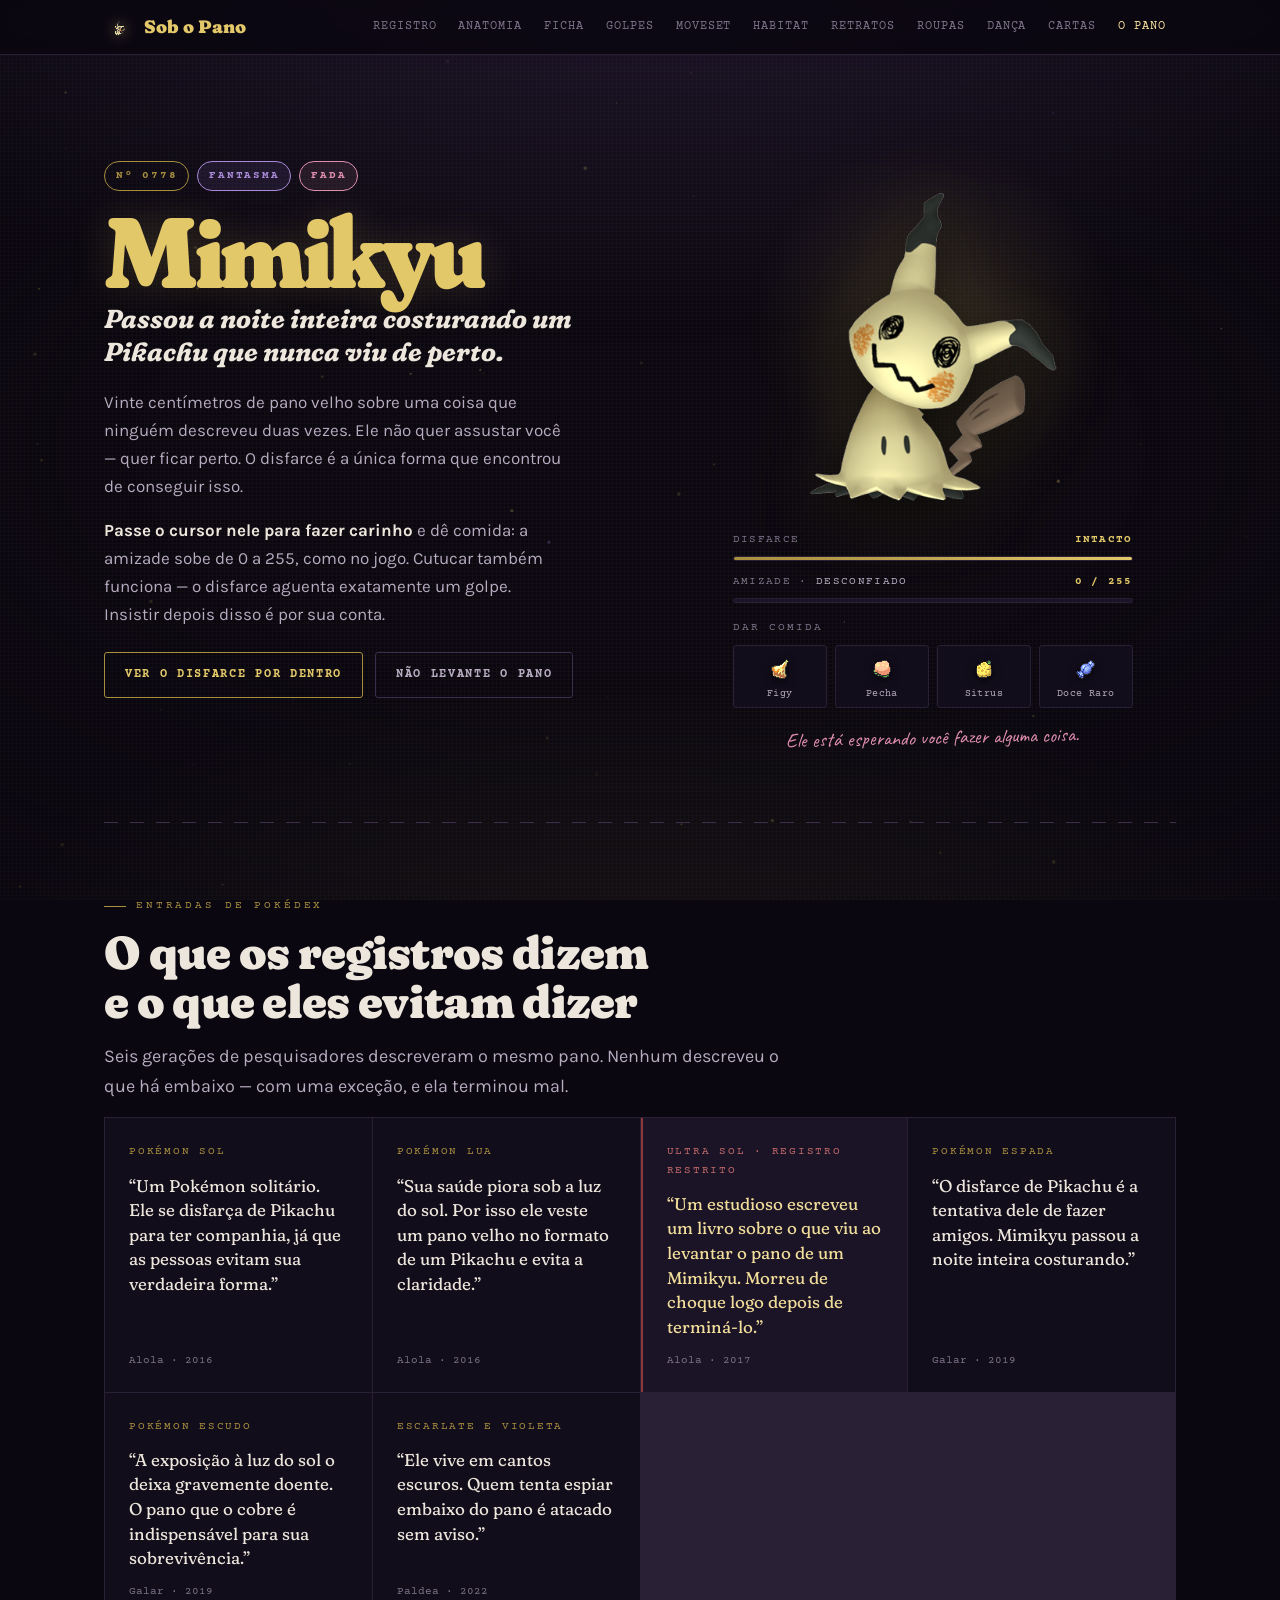
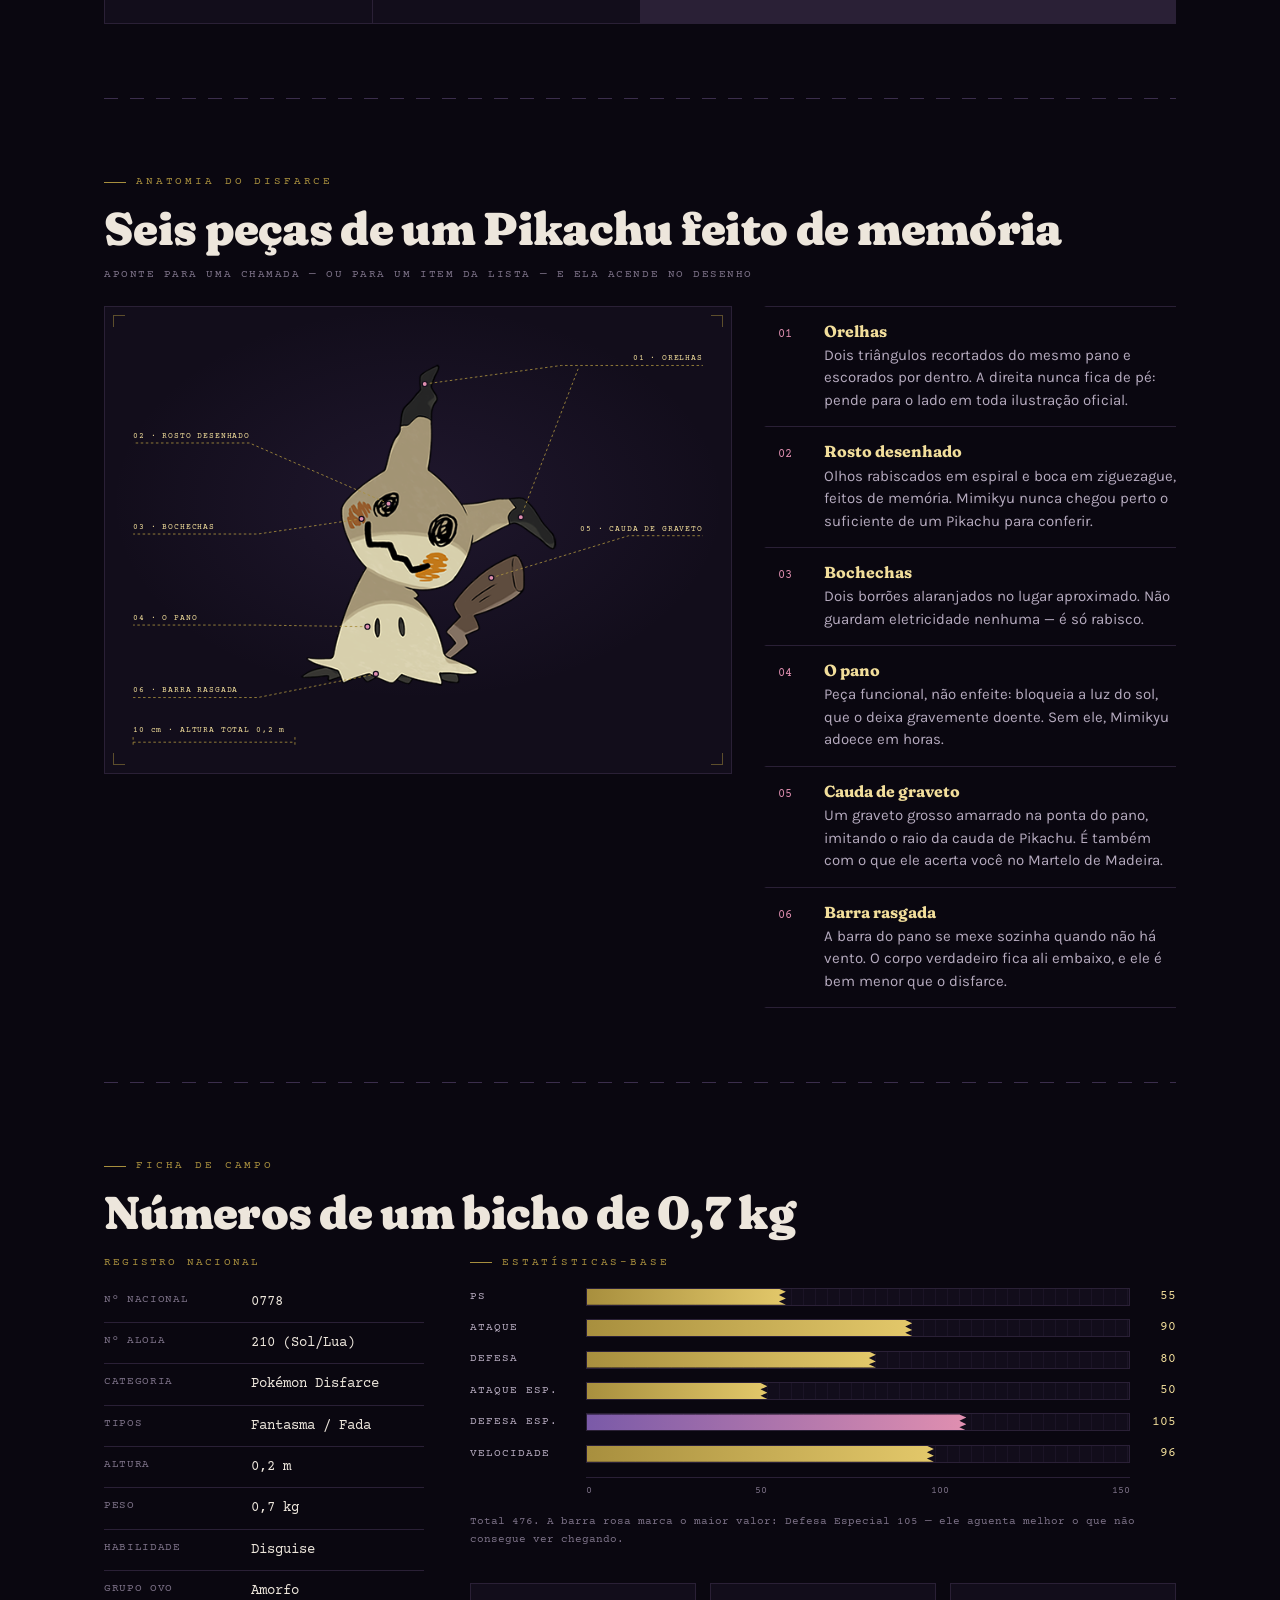
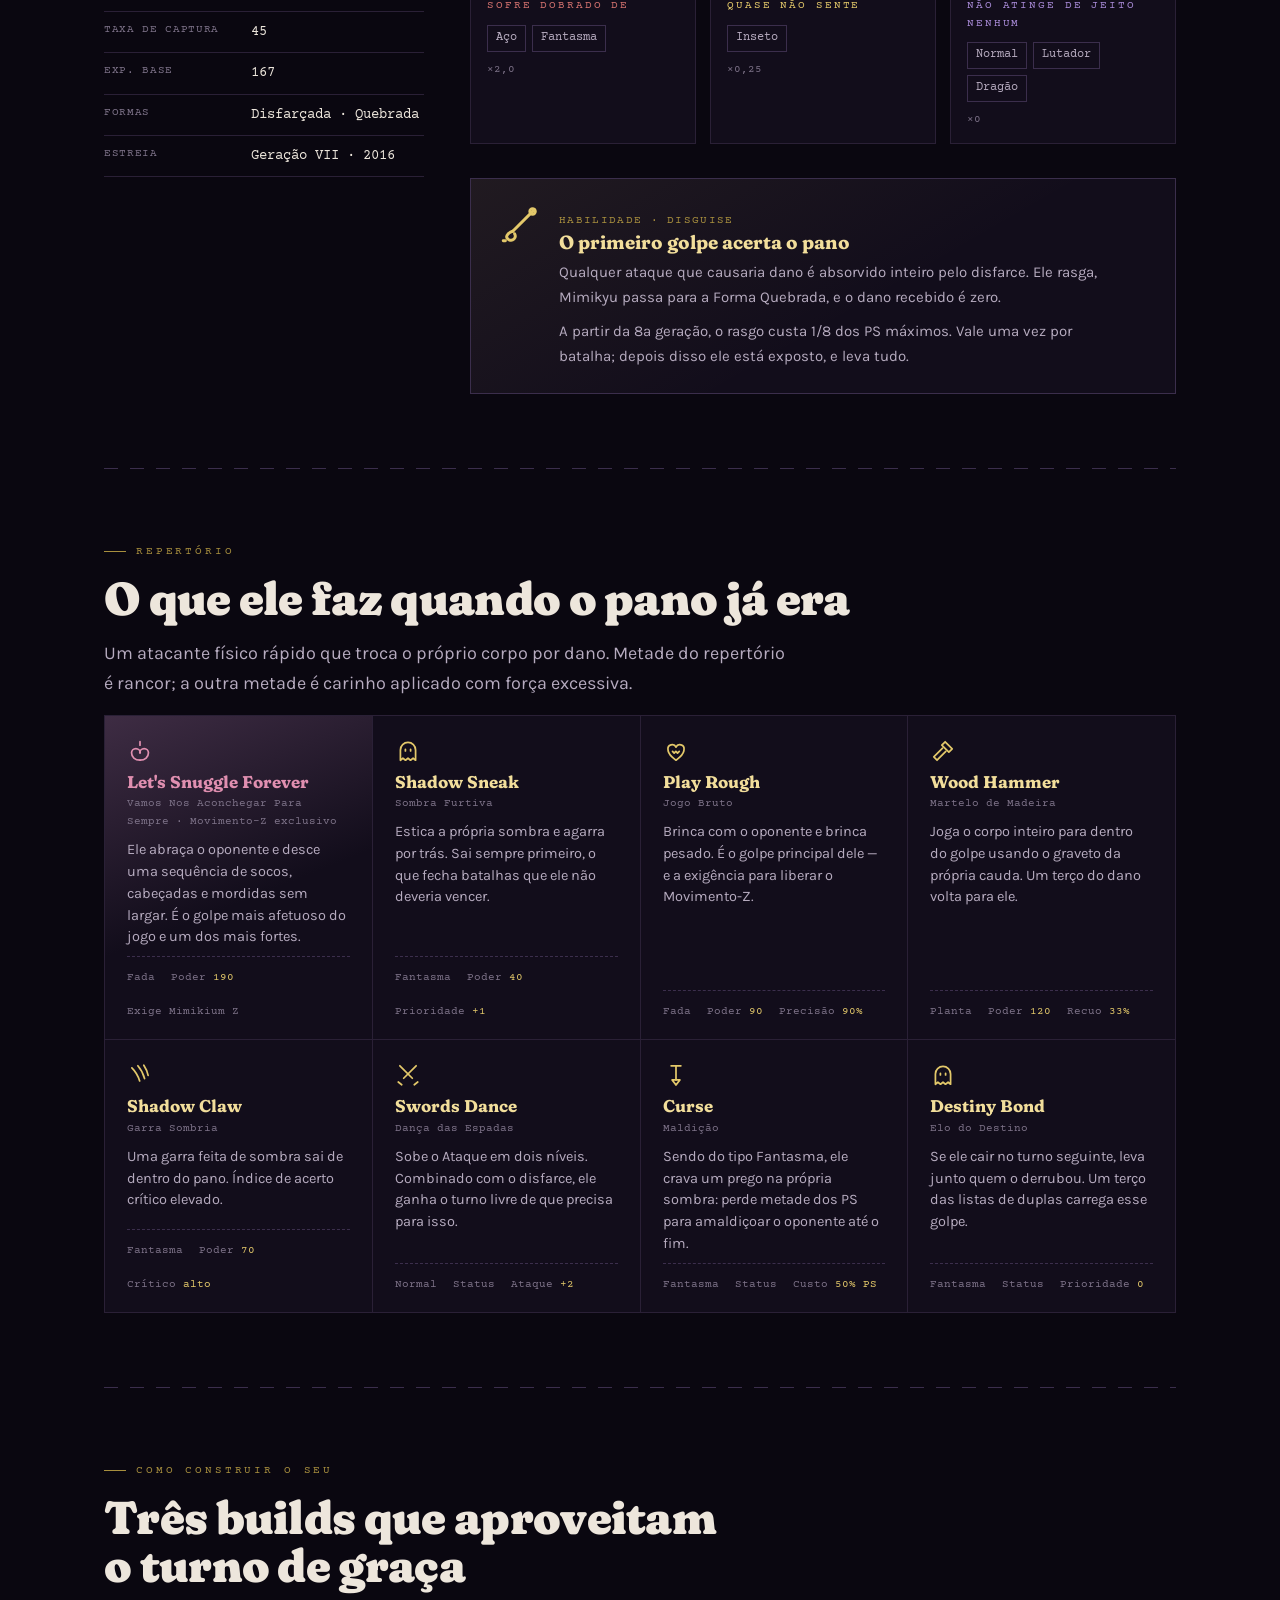
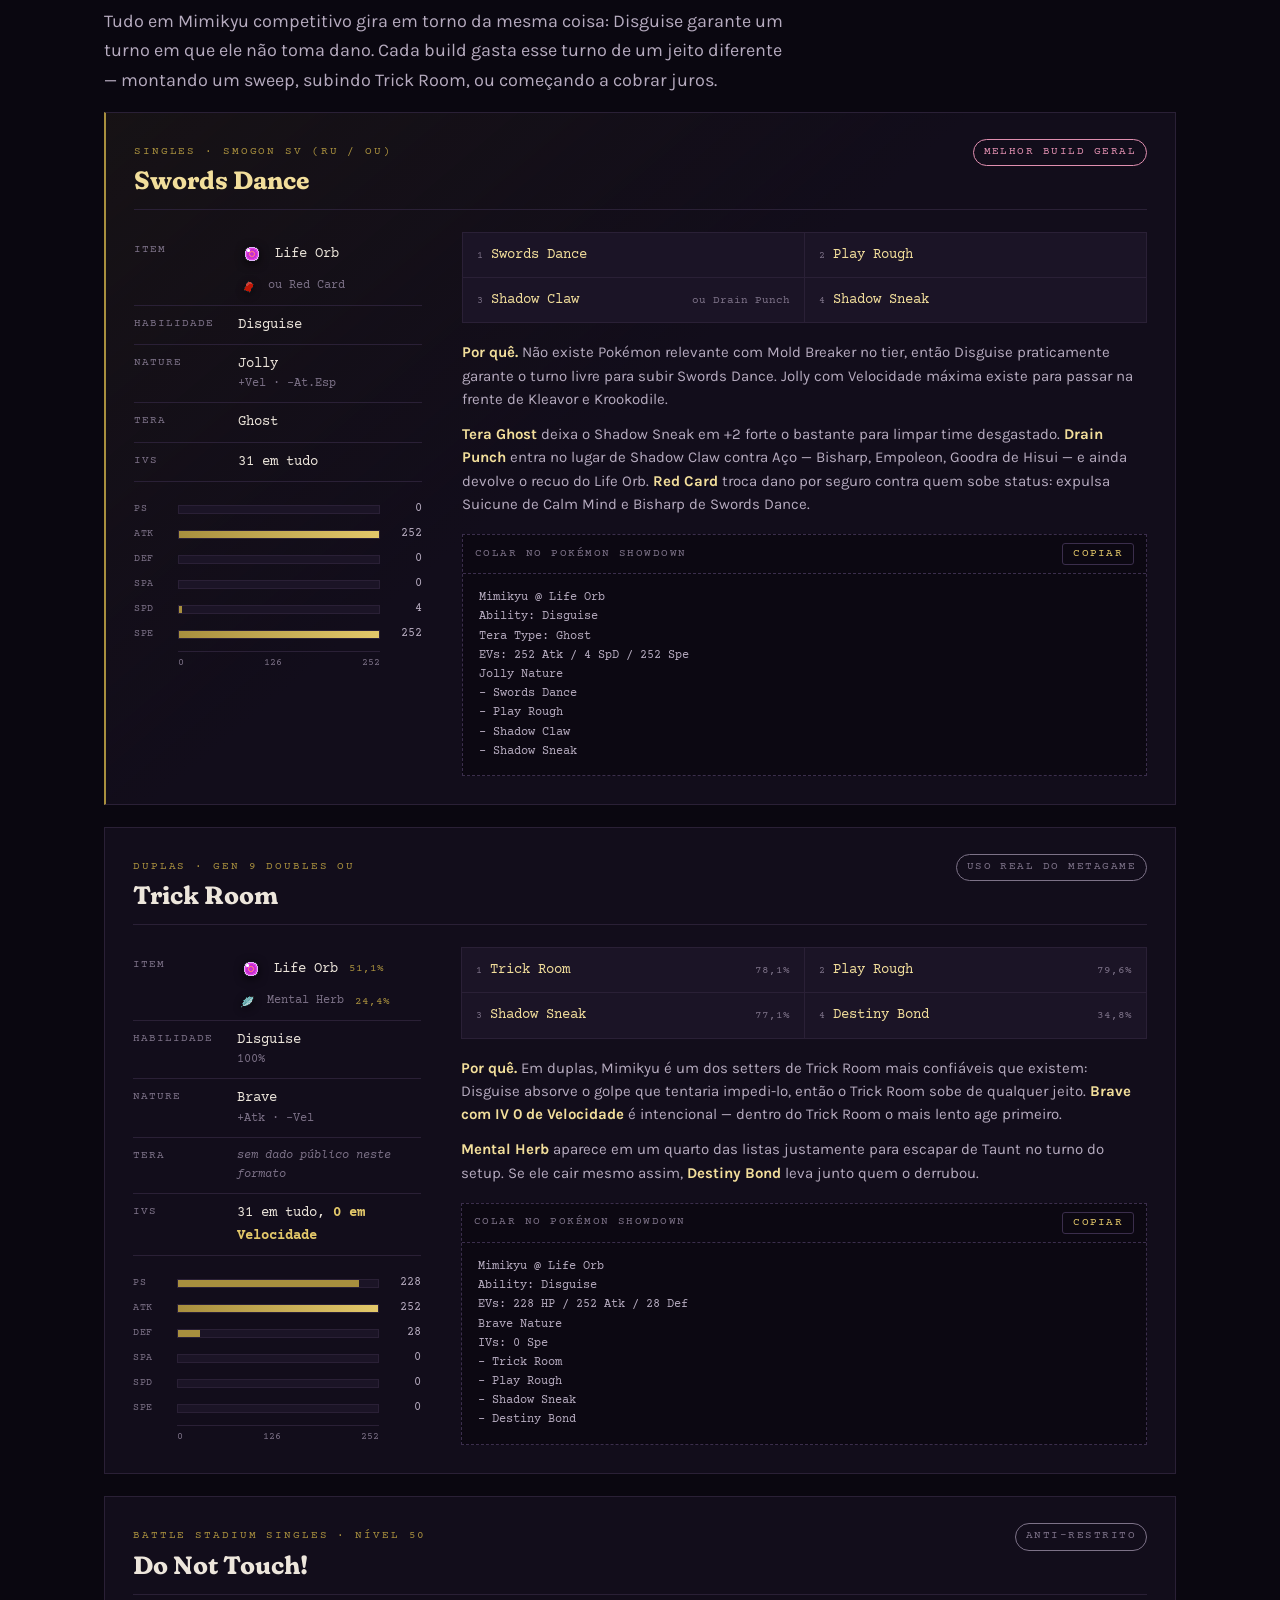
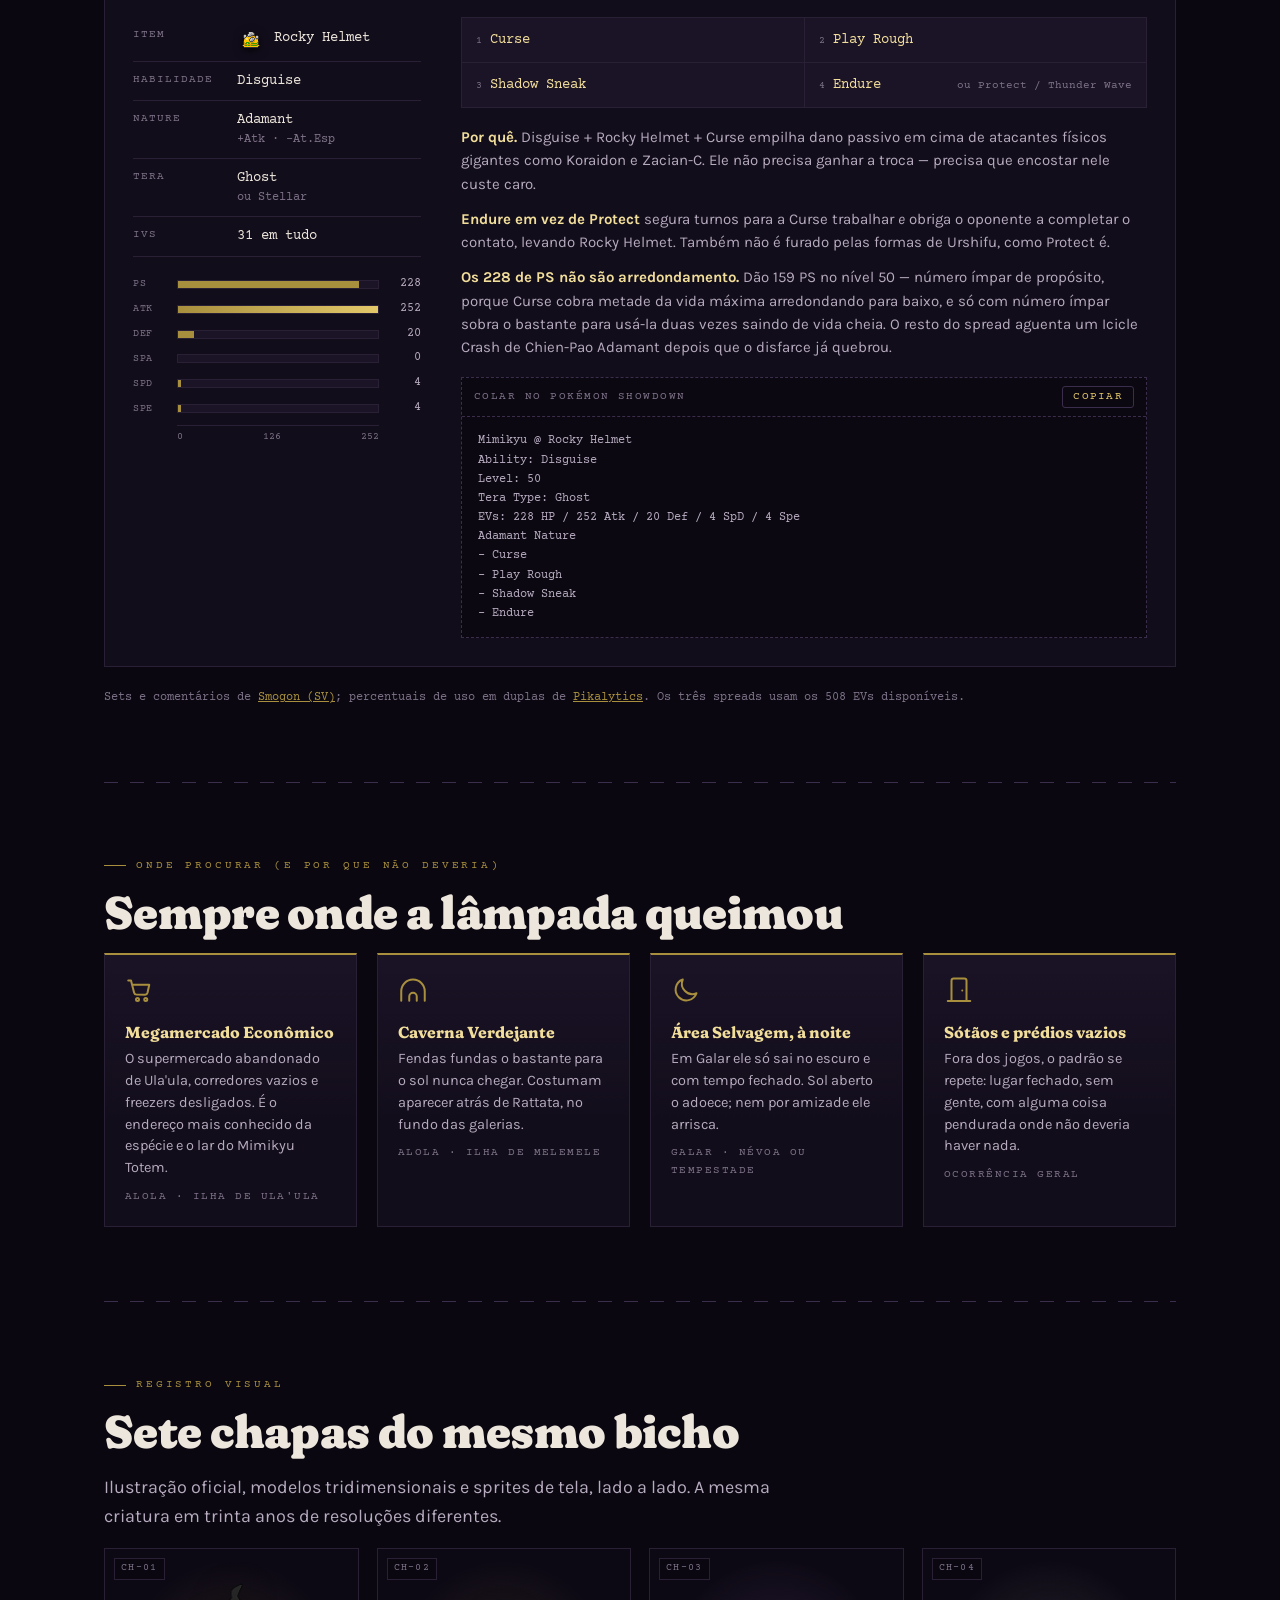
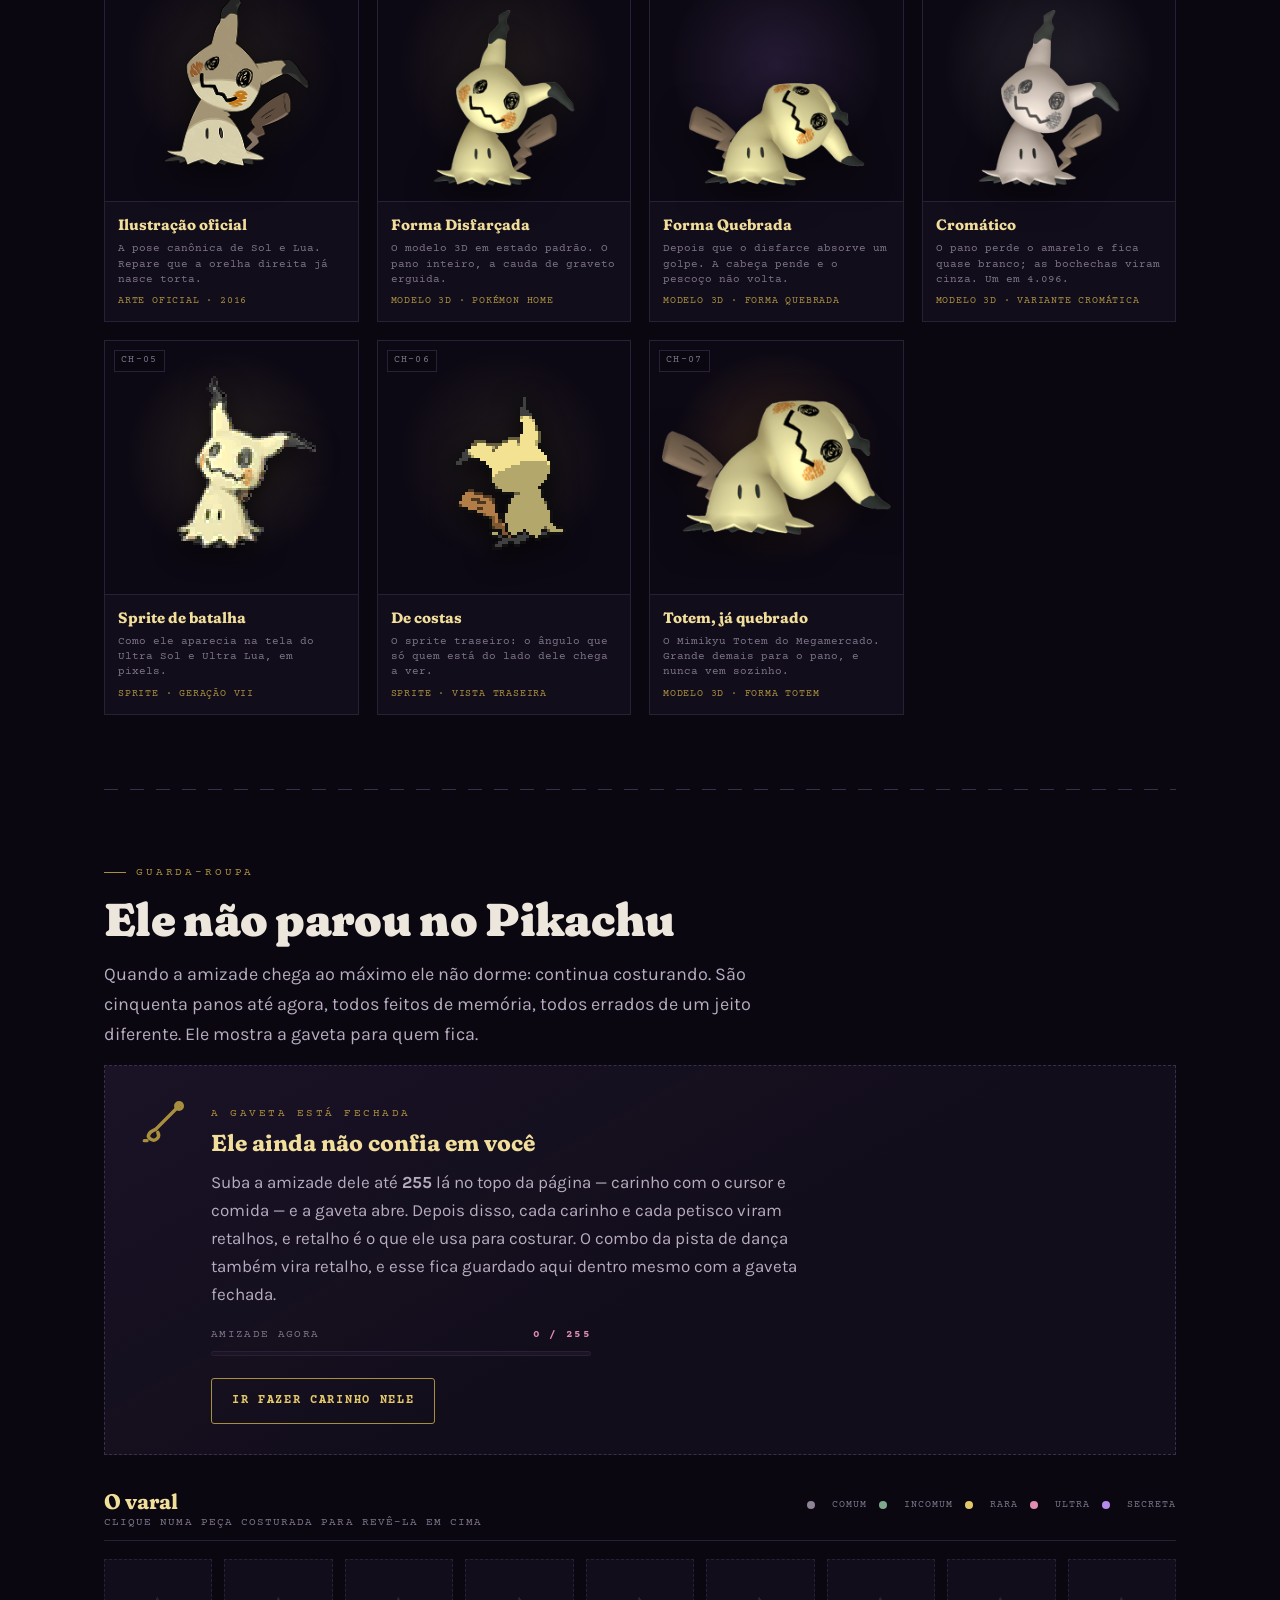
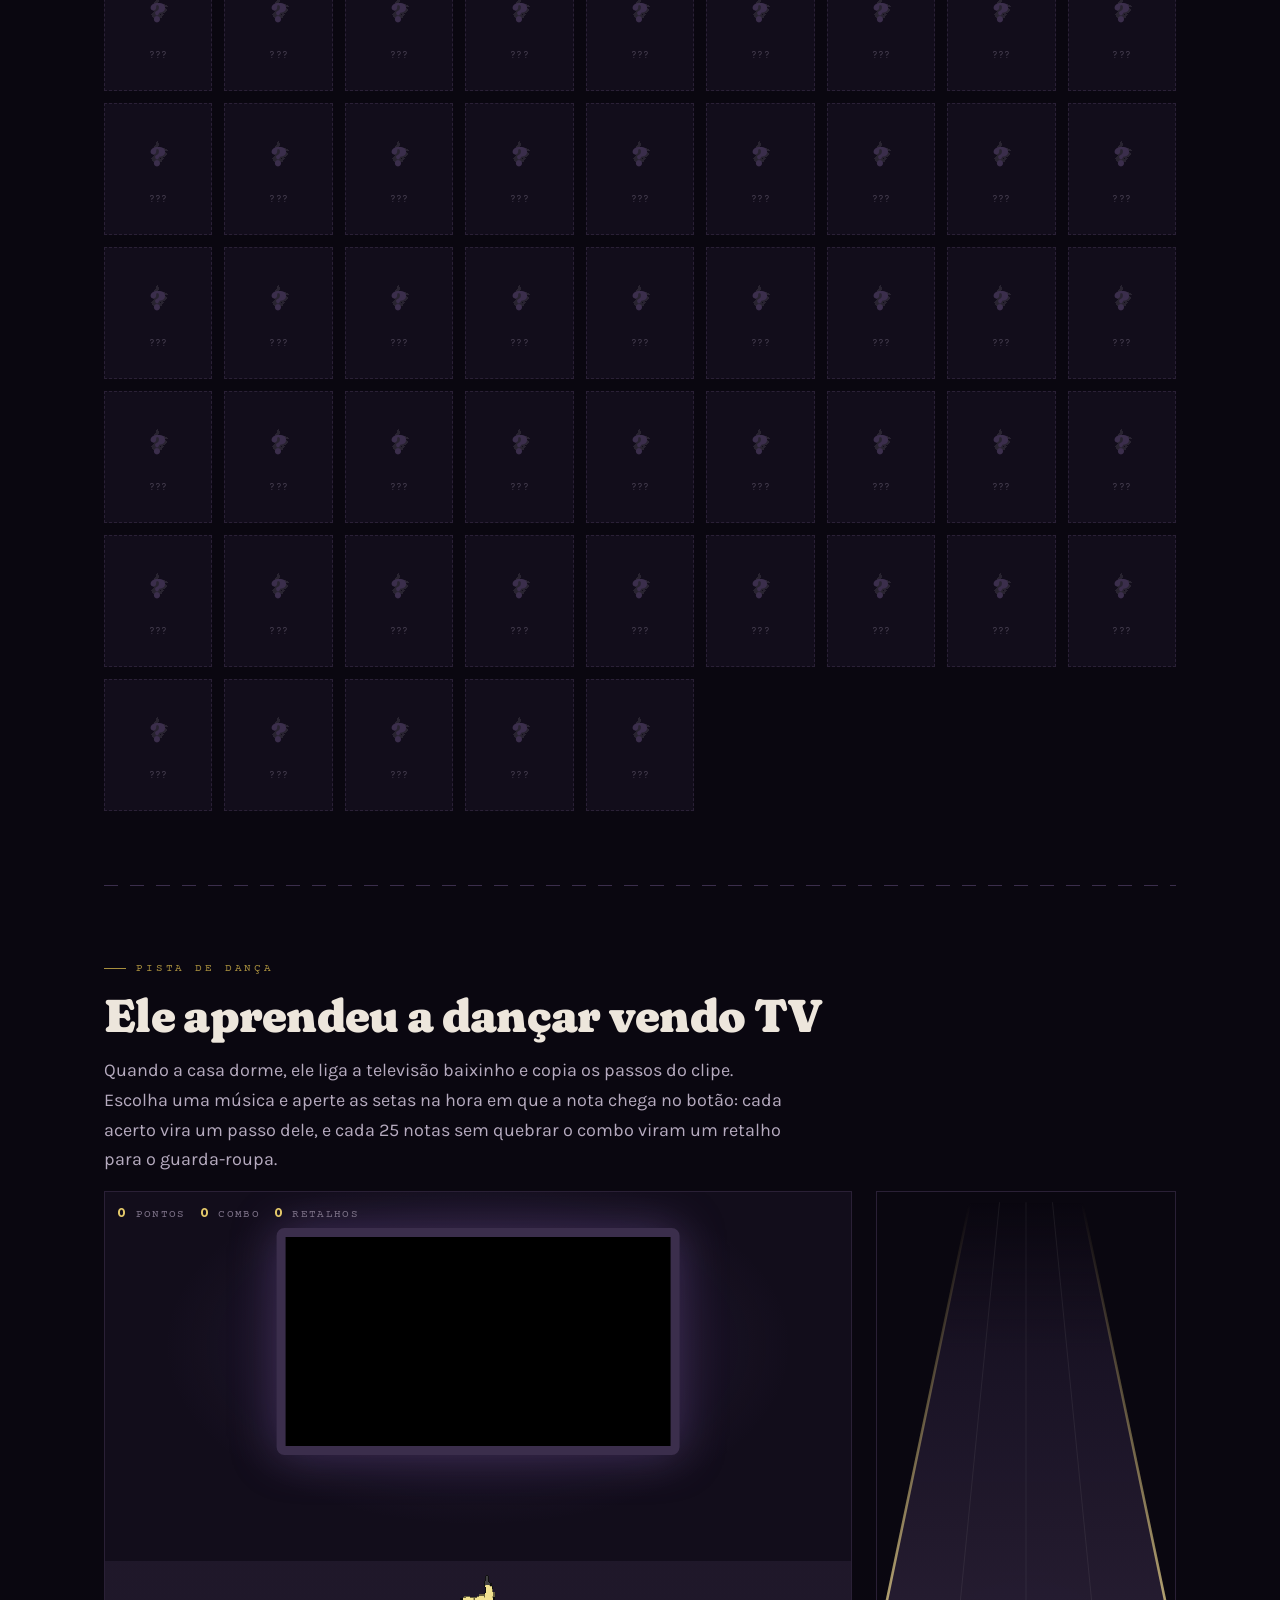
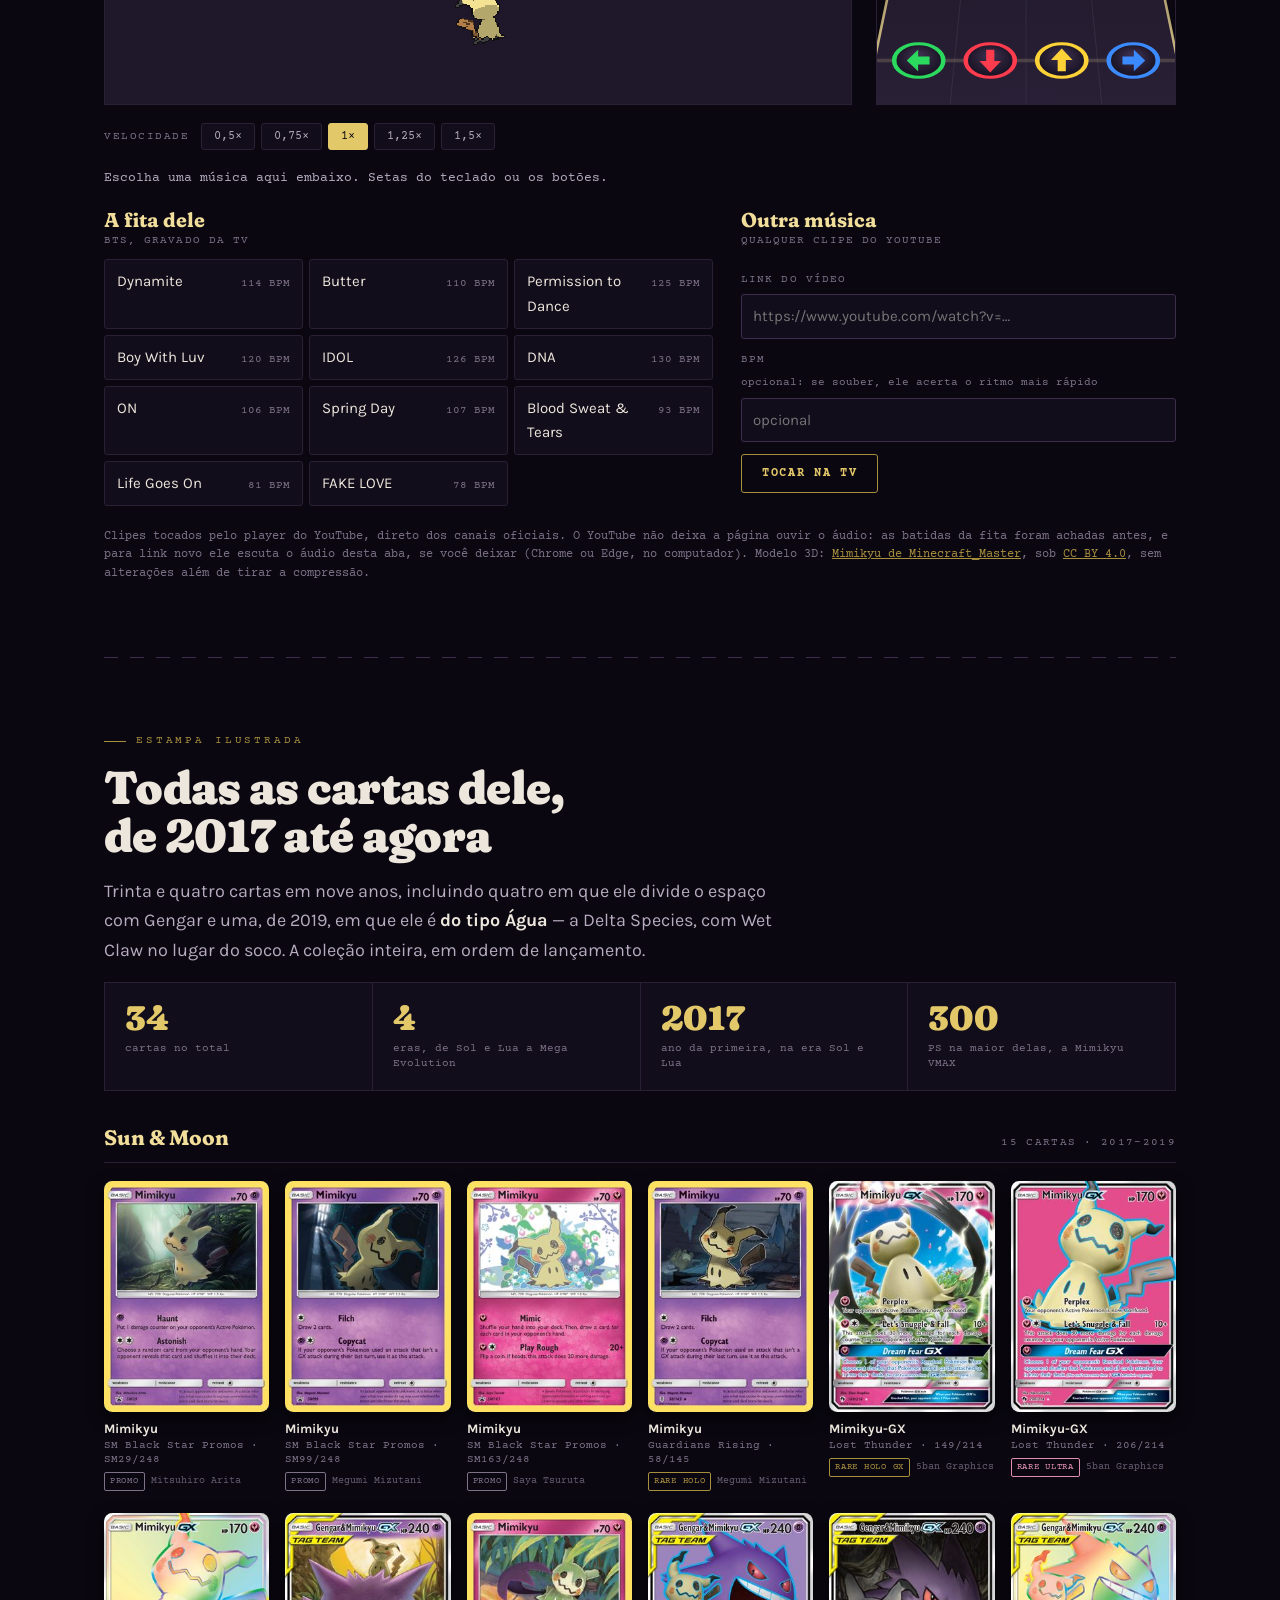
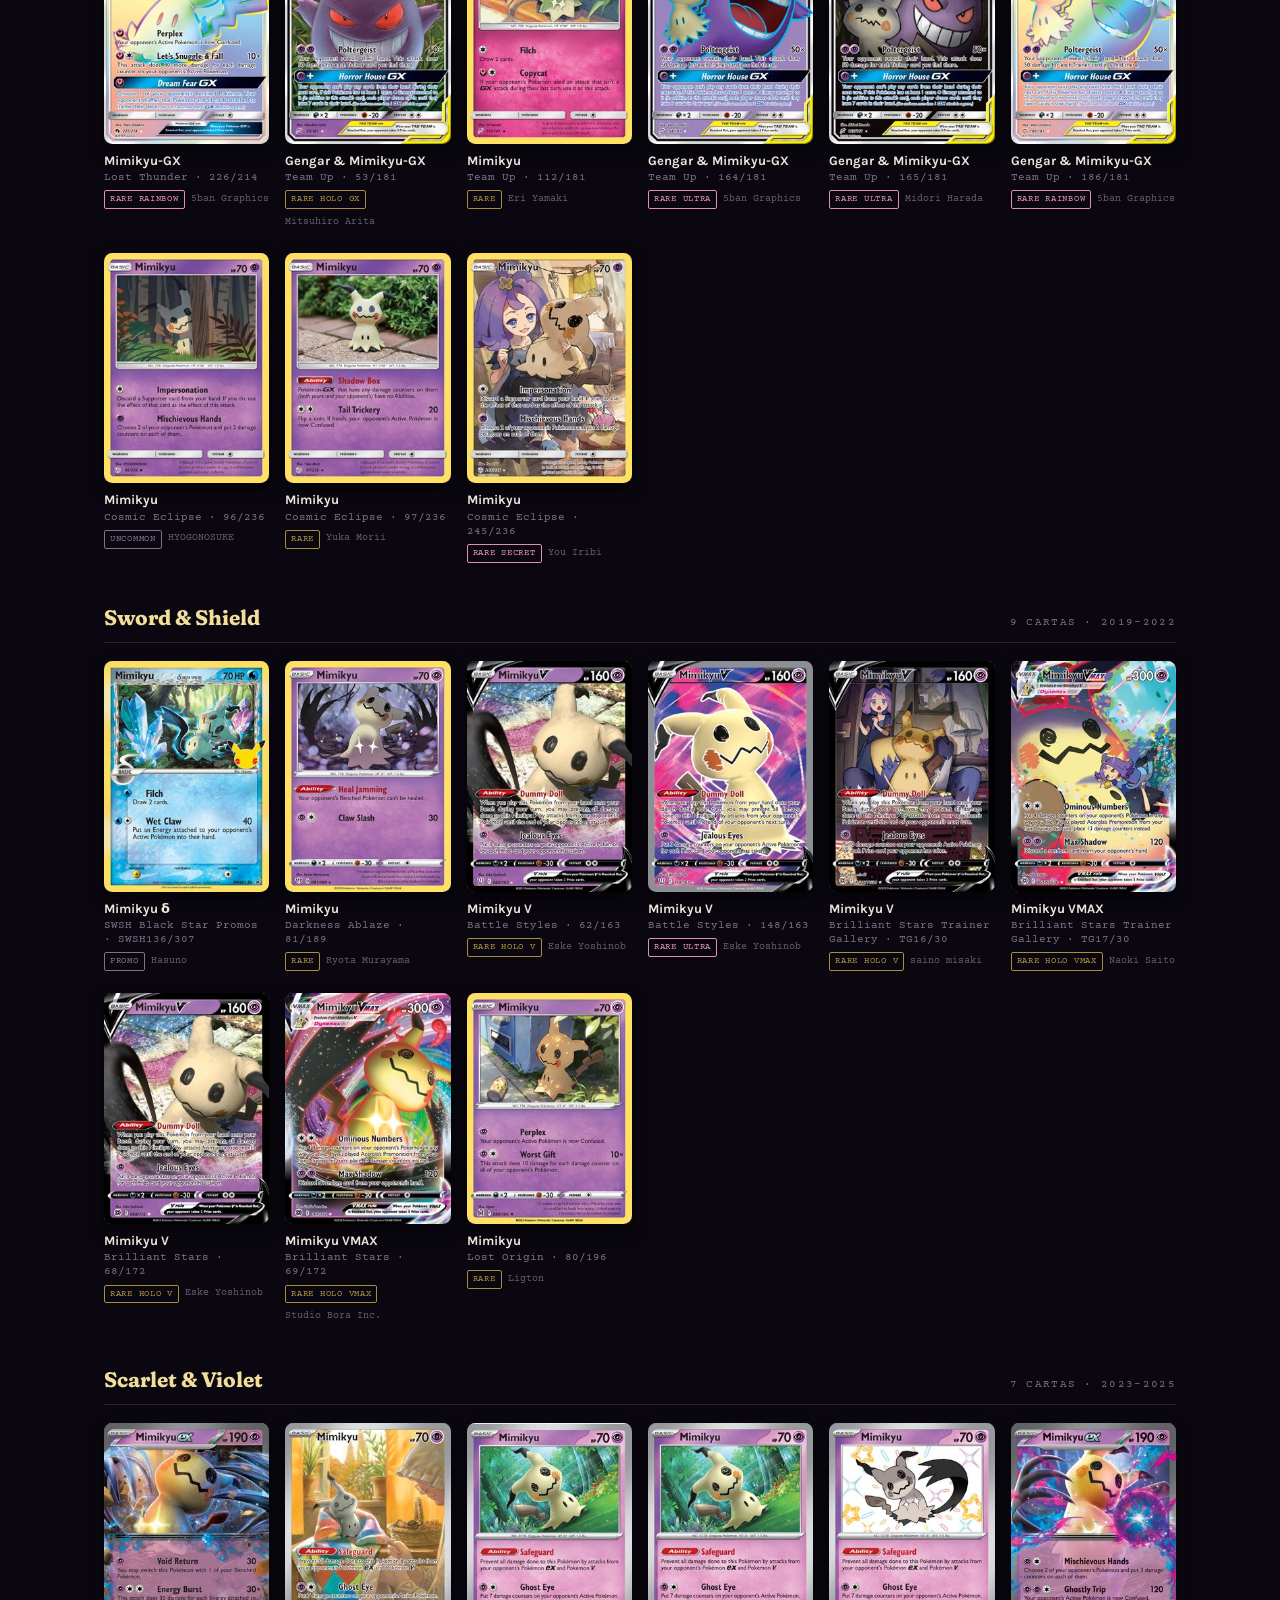
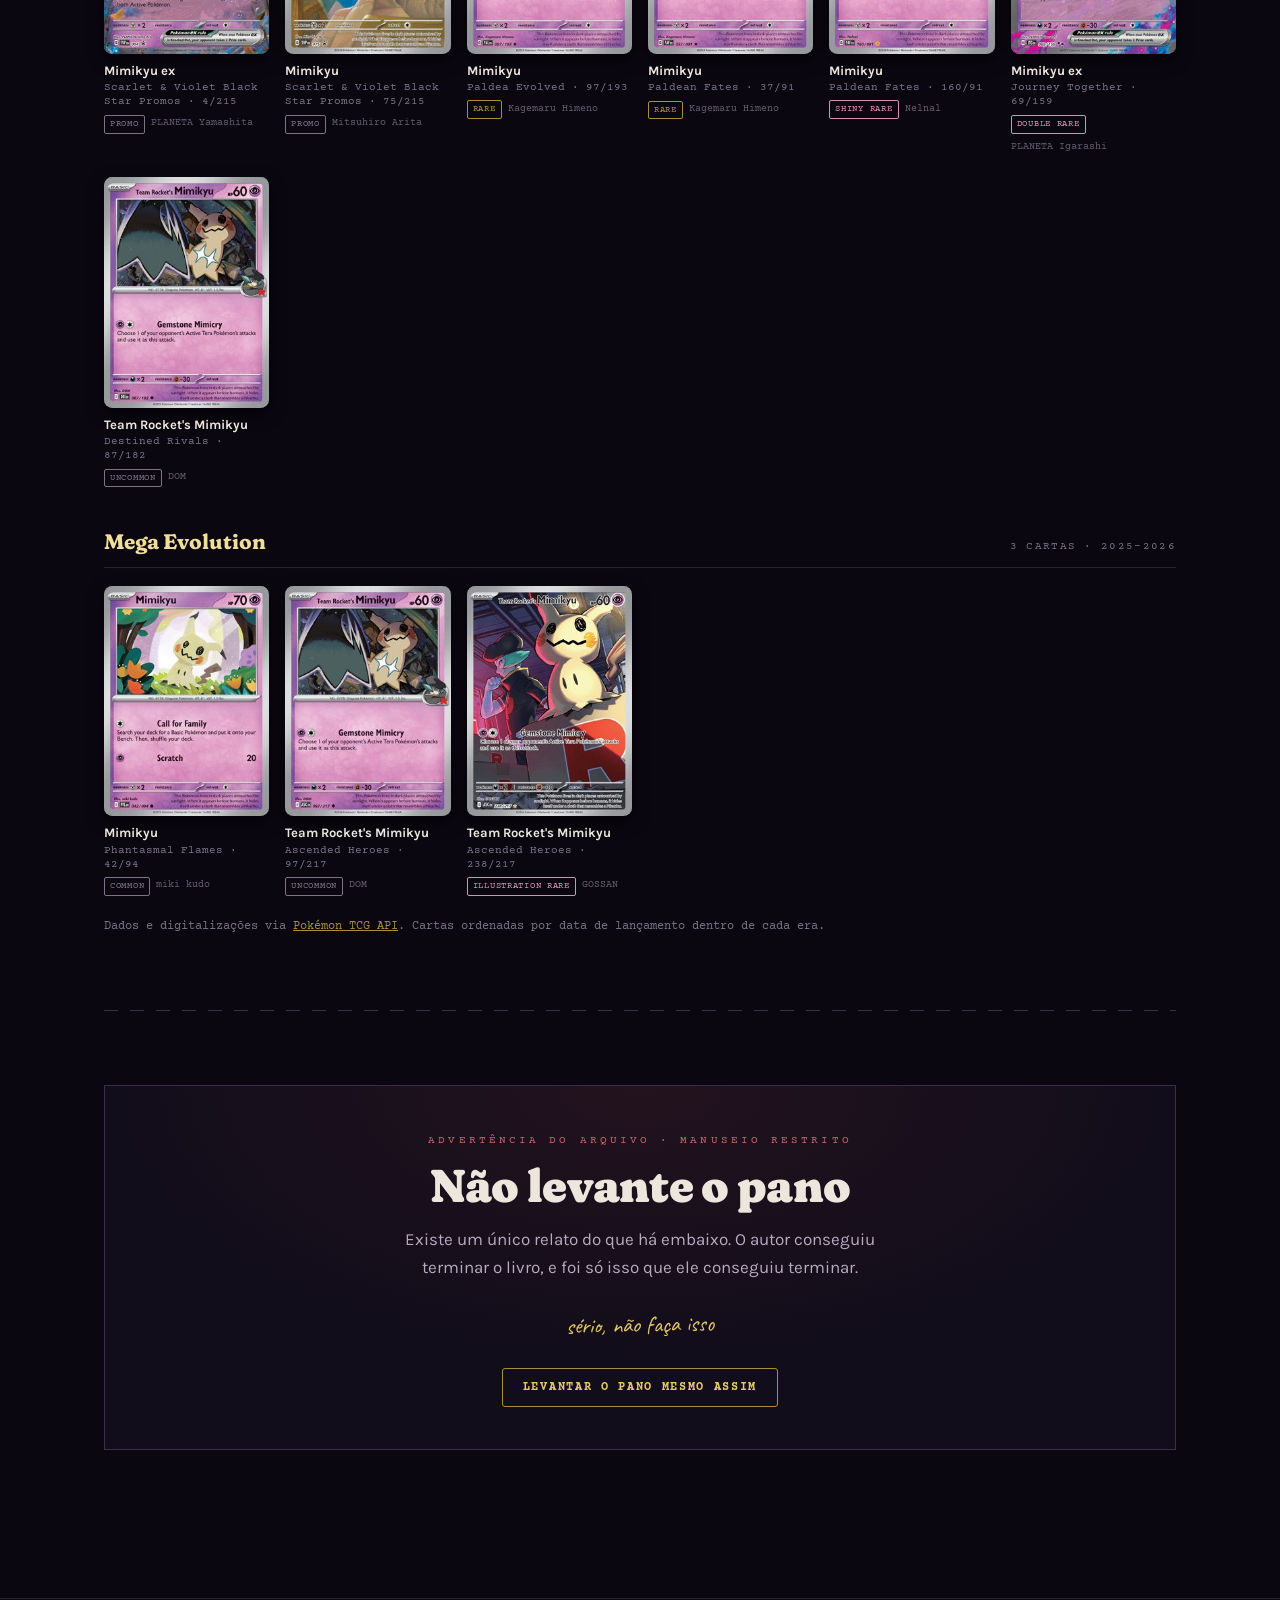
<file: index.html>
<!doctype html>
<html lang="pt-BR">
<head>
<meta charset="utf-8">
<meta name="viewport" content="width=device-width, initial-scale=1">
<title>Sob o Pano de Mimikyu</title>
<meta name="description" content="Dossiê de campo sobre Mimikyu, o Pokémon Disfarce: o pano, o que há embaixo dele, e por que ninguém deveria olhar.">
<link rel="preconnect" href="https://fonts.googleapis.com">
<link rel="preconnect" href="https://fonts.gstatic.com" crossorigin>
<link rel="stylesheet" href="https://fonts.googleapis.com/css2?family=Fraunces:opsz,wght,SOFT,WONK@9..144,400,100,1;9..144,700,100,1;9..144,900,100,1&display=swap">
<link rel="stylesheet" href="https://fonts.googleapis.com/css2?family=Karla:wght@400;500;700&family=Courier+Prime:wght@400;700&family=Caveat:wght@600;700&display=swap">
<!-- Decide movimento ANTES da primeira pintura, senão a página anima e trava logo
     depois. A escolha do visitante manda; sem escolha, vale o pedido do sistema.
     No Windows esse pedido vem ligado em muita máquina sem ninguém ter pedido: o
     preset "melhor desempenho" desliga as animações e o navegador reporta reduce. -->
<script>
(function () {
  var quer = null;
  try { quer = localStorage.getItem("mimikyu.movimento"); } catch (e) {}
  var sem = (quer === null)
    ? window.matchMedia("(prefers-reduced-motion: reduce)").matches
    : (quer === "nao");
  document.documentElement.className += sem ? " sem-movimento" : " com-movimento";
})();
</script>

<!-- O Three.js só desce quando alguém escolhe uma música na pista de dança;
     o mapa só diz de onde. Precisa vir antes de qualquer import(). -->
<script type="importmap">
{ "imports": {
  "three": "https://cdn.jsdelivr.net/npm/three@0.170.0/build/three.module.min.js",
  "three/addons/": "https://cdn.jsdelivr.net/npm/three@0.170.0/examples/jsm/"
} }
</script>

<!-- O GitHub Pages entrega tudo com 10 min de cache e o endereço não muda: sem
     o ?v=, quem abria logo depois de publicar pegava o HTML novo com o CSS e o JS
     velhos. A cada publicação que mexe em css/ ou js/, suba o número do ?v= em todos. -->
<!-- a ordem importa: a cascata foi montada nesta sequência -->
<link rel="stylesheet" href="css/base.css?v=20261112-1">
<link rel="stylesheet" href="css/heroi.css?v=20261112-1">
<link rel="stylesheet" href="css/conteudo.css?v=20261112-1">
<link rel="stylesheet" href="css/builds.css?v=20261112-1">
<link rel="stylesheet" href="css/cartas.css?v=20261112-1">
<link rel="stylesheet" href="css/palco.css?v=20261112-1">
<link rel="stylesheet" href="css/guarda-roupa.css?v=20261112-1">
<link rel="stylesheet" href="css/anatomia.css?v=20261112-1">
<link rel="stylesheet" href="css/ritmo.css?v=20261112-1">
</head>
<body>

<!-- Ícones da página. Mimikyu em si nunca é desenhado aqui: é sempre imagem oficial.
     A exceção é o modelo 3D da pista de dança (modelos/mimikyu.glb), feito por um fã. -->
<svg aria-hidden="true" focusable="false" style="position:absolute;width:0;height:0;overflow:hidden">
  <defs>
    <symbol id="ic-fantasma" viewBox="0 0 24 24" fill="none" stroke="currentColor" stroke-width="1.6" stroke-linecap="round" stroke-linejoin="round">
      <path d="M5 20.5V11a7 7 0 0 1 14 0v9.5l-2.3-1.8L14.3 20.5 12 18.7 9.7 20.5 7.3 18.7Z"/>
      <path d="M9.6 10.4v1.6M14.4 10.4v1.6"/>
    </symbol>
    <symbol id="ic-garra" viewBox="0 0 24 24" fill="none" stroke="currentColor" stroke-width="1.6" stroke-linecap="round">
      <path d="M4.5 5.5c3 3 5.6 7 7.2 12"/>
      <path d="M10 3.5c2.8 3.2 5 7.2 6.2 11.8"/>
      <path d="M15.5 3c2 3 3.4 6 4 9.4"/>
    </symbol>
    <symbol id="ic-coracao" viewBox="0 0 24 24" fill="none" stroke="currentColor" stroke-width="1.6" stroke-linecap="round" stroke-linejoin="round">
      <path d="M12 20.5S4.6 15.8 4.6 10.6A3.9 3.9 0 0 1 12 8.4a3.9 3.9 0 0 1 7.4 2.2c0 5.2-7.4 9.9-7.4 9.9Z"/>
      <path d="M8.8 12.4 10.3 14l1.6-1.7 1.5 1.7 1.6-1.6"/>
    </symbol>
    <symbol id="ic-madeira" viewBox="0 0 24 24" fill="none" stroke="currentColor" stroke-width="1.6" stroke-linecap="round" stroke-linejoin="round">
      <path d="M14 3.5 20.5 10 17.4 13.1 10.9 6.6Z"/>
      <path d="M11.6 9.4 3.5 17.5l3 3 8.1-8.1"/>
    </symbol>
    <symbol id="ic-espadas" viewBox="0 0 24 24" fill="none" stroke="currentColor" stroke-width="1.6" stroke-linecap="round" stroke-linejoin="round">
      <path d="M4.5 3.5 16 15M19.5 3.5 8 15"/>
      <path d="M3 18.5 6.2 21M21 18.5 17.8 21"/>
    </symbol>
    <symbol id="ic-prego" viewBox="0 0 24 24" fill="none" stroke="currentColor" stroke-width="1.6" stroke-linecap="round" stroke-linejoin="round">
      <path d="M7.5 3.5h9M12 3.5v13"/>
      <path d="M8.4 16.5h7.2L12 21.2Z"/>
    </symbol>
    <symbol id="ic-abraco" viewBox="0 0 24 24" fill="none" stroke="currentColor" stroke-width="1.6" stroke-linecap="round" stroke-linejoin="round">
      <path d="M12 20.5c-4.7 0-7.8-2.9-7.8-6.8a4 4 0 0 1 8 0"/>
      <path d="M12 20.5c4.7 0 7.8-2.9 7.8-6.8a4 4 0 0 0-8 0"/>
      <path d="M12 3.4v3.2"/>
    </symbol>
    <symbol id="ic-agulha" viewBox="0 0 24 24" fill="none" stroke="currentColor" stroke-width="1.6" stroke-linecap="round" stroke-linejoin="round">
      <path d="M20.4 3.6 8.6 15.4"/>
      <circle cx="19.4" cy="4.6" r="1.5"/>
      <path d="M8.6 15.4c-3.2 1.2-4.4 3.4-2.2 4.6 2.2 1.2 4.4-1 3.2-3.2"/>
      <path d="M3.4 20.6h1.2"/>
    </symbol>
    <symbol id="ic-carrinho" viewBox="0 0 24 24" fill="none" stroke="currentColor" stroke-width="1.6" stroke-linecap="round" stroke-linejoin="round">
      <path d="M2.6 4.4h2.2l2.5 9.8a2 2 0 0 0 1.9 1.5h6.9a2 2 0 0 0 1.9-1.5l1.4-6.4H6"/>
      <circle cx="10" cy="19.6" r="1.2"/><circle cx="16.6" cy="19.6" r="1.2"/>
    </symbol>
    <symbol id="ic-caverna" viewBox="0 0 24 24" fill="none" stroke="currentColor" stroke-width="1.6" stroke-linecap="round" stroke-linejoin="round">
      <path d="M2.6 20.6V13a9.4 9.4 0 0 1 18.8 0v7.6"/>
      <path d="M9 20.6v-3.4a3 3 0 0 1 6 0v3.4"/>
    </symbol>
    <symbol id="ic-lua" viewBox="0 0 24 24" fill="none" stroke="currentColor" stroke-width="1.6" stroke-linecap="round" stroke-linejoin="round">
      <path d="M20.4 14.6A8.4 8.4 0 0 1 9.4 3.6a8.6 8.6 0 1 0 11 11Z"/>
    </symbol>
    <symbol id="ic-porta" viewBox="0 0 24 24" fill="none" stroke="currentColor" stroke-width="1.6" stroke-linecap="round" stroke-linejoin="round">
      <path d="M6 20.8V4.6a1.8 1.8 0 0 1 1.8-1.8h8.4A1.8 1.8 0 0 1 18 4.6v16.2"/>
      <path d="M3 20.8h18M14.6 12.4h.01"/>
    </symbol>
  </defs>
</svg>

<canvas id="poeira"></canvas>
<div class="trama"></div>
<div class="vinheta"></div>
<div class="lombada">Nº 0778 · Pokémon Disfarce</div>

<div class="pagina">

  <header class="topo-fixo">
    <div class="interno">
      <a class="marca" href="#topo">
        <img src="imagens/mimikyu-icone.png" alt="" width="40" height="30">
        Sob o Pano
      </a>
      <nav class="navegacao" aria-label="Seções">
        <a href="#registro">Registro</a>
        <a href="#anatomia">Anatomia</a>
        <a href="#ficha">Ficha</a>
        <a href="#golpes">Golpes</a>
        <a href="#moveset">Moveset</a>
        <a href="#habitat">Habitat</a>
        <a href="#retratos">Retratos</a>
        <a href="#roupas">Roupas</a>
        <a href="#danca">Dança</a>
        <a href="#cartas">Cartas</a>
        <a href="#pano">O pano</a>
      </nav>
    </div>
  </header>

  <main>

    <!-- ==================== HERÓI ==================== -->
    <section class="heroi" id="topo">
      <div>
        <div class="selo-tipos">
          <span class="selo dex">Nº 0778</span>
          <span class="selo fantasma">Fantasma</span>
          <span class="selo fada">Fada</span>
        </div>
        <h1>Mimikyu</h1>
        <p class="subtitulo-heroi">Passou a noite inteira costurando um Pikachu que nunca viu de perto.</p>
        <p>Vinte centímetros de pano velho sobre uma coisa que ninguém descreveu duas vezes. Ele não quer assustar você — quer ficar perto. O disfarce é a única forma que encontrou de conseguir isso.</p>
        <p><strong>Passe o cursor nele para fazer carinho</strong> e dê comida: a amizade sobe de 0 a 255, como no jogo. Cutucar também funciona — o disfarce aguenta exatamente um golpe. Insistir depois disso é por sua conta.</p>
        <div class="acoes">
          <a class="botao" href="#anatomia">Ver o disfarce por dentro</a>
          <a class="botao discreto" href="#pano">Não levante o pano</a>
        </div>
      </div>

      <div class="palco">
        <div class="palco-luz"></div>

        <div class="area-carinho" id="area-carinho">
          <div class="faiscas" id="faiscas" aria-hidden="true"></div>
          <button class="alvo-disfarce" id="alvo" aria-describedby="recado" aria-label="Fazer carinho ou cutucar o disfarce de Mimikyu">
            <span class="flutua">
              <span class="impacto" id="impacto">
                <img class="intacto" src="imagens/mimikyu-home.png" width="512" height="512"
                     alt="Mimikyu de pé com o disfarce inteiro: pano amarelado, orelha esquerda em pé, cauda de graveto ao lado">
                <img class="quebrado" src="imagens/mimikyu-home-10143.png" width="512" height="512"
                     alt="Mimikyu na Forma Quebrada: a cabeça pende para o lado e as orelhas murcharam">
              </span>
            </span>
          </button>
        </div>

        <div class="painel">
          <div class="medidor">
            <div class="medidor-linha">
              <span id="medidor-rotulo">Disfarce</span>
              <b id="medidor-estado">Intacto</b>
            </div>
            <div class="medidor-trilho" role="progressbar" aria-labelledby="medidor-rotulo" aria-valuemin="0" aria-valuemax="100" aria-valuenow="100">
              <div class="medidor-barra" id="medidor-barra"></div>
            </div>
          </div>

          <div class="medidor">
            <div class="medidor-linha">
              <span id="amizade-rotulo">Amizade · <i id="amizade-estado">Desconfiado</i></span>
              <b id="amizade-valor">0 / 255</b>
            </div>
            <div class="medidor-trilho" id="amizade-trilho" role="progressbar" aria-labelledby="amizade-rotulo" aria-valuemin="0" aria-valuemax="255" aria-valuenow="0">
              <div class="medidor-barra amizade" id="amizade-barra" style="width:0%"></div>
            </div>
          </div>
        </div>

        <div class="comida">
          <span class="comida-rotulo">Dar comida</span>
          <div class="comida-botoes">
            <button class="comida-btn" data-comida="figy" title="Figy Berry — picante">
              <img src="imagens/comida/figy-berry.png" width="30" height="30" alt="">
              <span>Figy</span>
            </button>
            <button class="comida-btn" data-comida="pecha" title="Pecha Berry — doce">
              <img src="imagens/comida/pecha-berry.png" width="30" height="30" alt="">
              <span>Pecha</span>
            </button>
            <button class="comida-btn" data-comida="sitrus" title="Sitrus Berry — recupera PS">
              <img src="imagens/comida/sitrus-berry.png" width="30" height="30" alt="">
              <span>Sitrus</span>
            </button>
            <button class="comida-btn" data-comida="doce" title="Rare Candy — sobe um nível">
              <img src="imagens/comida/rare-candy.png" width="30" height="30" alt="">
              <span>Doce Raro</span>
            </button>
          </div>
        </div>

        <p class="recado giz" id="recado" role="status">Ele está esperando você fazer alguma coisa.</p>
      </div>
    </section>

    <hr class="costura">

    <!-- ==================== REGISTRO ==================== -->
    <section class="faixa" id="registro">
      <p class="rotulo">Entradas de Pokédex</p>
      <h2>O que os registros dizem<br>e o que eles evitam dizer</h2>
      <p class="intro">Seis gerações de pesquisadores descreveram o mesmo pano. Nenhum descreveu o que há embaixo — com uma exceção, e ela terminou mal.</p>

      <div class="registros">
        <article class="registro">
          <span class="fonte">Pokémon Sol</span>
          <blockquote>“Um Pokémon solitário. Ele se disfarça de Pikachu para ter companhia, já que as pessoas evitam sua verdadeira forma.”</blockquote>
          <span class="ano">Alola · 2016</span>
        </article>
        <article class="registro">
          <span class="fonte">Pokémon Lua</span>
          <blockquote>“Sua saúde piora sob a luz do sol. Por isso ele veste um pano velho no formato de um Pikachu e evita a claridade.”</blockquote>
          <span class="ano">Alola · 2016</span>
        </article>
        <article class="registro grave">
          <span class="fonte">Ultra Sol · registro restrito</span>
          <blockquote>“Um estudioso escreveu um livro sobre o que viu ao levantar o pano de um Mimikyu. Morreu de choque logo depois de terminá-lo.”</blockquote>
          <span class="ano">Alola · 2017</span>
        </article>
        <article class="registro">
          <span class="fonte">Pokémon Espada</span>
          <blockquote>“O disfarce de Pikachu é a tentativa dele de fazer amigos. Mimikyu passou a noite inteira costurando.”</blockquote>
          <span class="ano">Galar · 2019</span>
        </article>
        <article class="registro">
          <span class="fonte">Pokémon Escudo</span>
          <blockquote>“A exposição à luz do sol o deixa gravemente doente. O pano que o cobre é indispensável para sua sobrevivência.”</blockquote>
          <span class="ano">Galar · 2019</span>
        </article>
        <article class="registro">
          <span class="fonte">Escarlate e Violeta</span>
          <blockquote>“Ele vive em cantos escuros. Quem tenta espiar embaixo do pano é atacado sem aviso.”</blockquote>
          <span class="ano">Paldea · 2022</span>
        </article>
      </div>
    </section>

    <hr class="costura">

    <!-- ==================== ANATOMIA ==================== -->
    <section class="faixa" id="anatomia">
      <p class="rotulo">Anatomia do disfarce</p>
      <h2>Seis peças de um Pikachu feito de memória</h2>

      <p class="diagrama-dica" id="diagrama-dica">Aponte para uma chamada — ou para um item da lista — e ela acende no desenho</p>
<div class="anatomia">
        <div class="diagrama">
          <span class="canto no"></span><span class="canto ne"></span>
          <span class="canto so"></span><span class="canto se"></span>
          <svg viewBox="0 0 700 510" aria-label="Diagrama do disfarce de Mimikyu com seis chamadas numeradas. Aponte para uma delas para acendê-la no desenho.">
            <defs>
              <!-- o recorte do foco: dois círculos, porque orelhas e bochechas são duas -->
              <clipPath id="recorte">
                <circle id="foco-a" cx="350" cy="240" r="0"/>
                <circle id="foco-b" cx="350" cy="240" r="0"/>
              </clipPath>
            </defs>

            <!-- a arte, que escurece quando alguma parte é apontada -->
            <image id="arte" class="arte" href="imagens/mimikyu-arte-oficial.png" x="115" y="0" width="475" height="475"
                   role="img" aria-label="Ilustração oficial de Mimikyu: pano amarelado com rosto rabiscado, orelha esquerda em pé e a direita caída"></image>

            <!-- a mesma arte por cima, recortada no foco: <use> reaproveita a de cima,
                 então a imagem entra uma vez só no arquivo -->
            <use class="arte-foco" href="#arte" clip-path="url(#recorte)"></use>
            <circle class="anel" id="anel-a" cx="350" cy="240" r="0"></circle>
            <circle class="anel" id="anel-b" cx="350" cy="240" r="0"></circle>

            <!-- chamadas à esquerda -->
            <g class="chamada" data-parte="2" data-fa="345,232,88" tabindex="0" role="button" aria-label="Destacar o rosto desenhado">
              <path class="chamada-linha" d="M315,212 L150,140 L12,140"/>
              <circle class="chamada-ponto" cx="315" cy="212" r="3"/>
              <text class="chamada-txt" x="12" y="134">02 · ROSTO DESENHADO</text>
              <rect class="alvo" x="8" y="120" width="200" height="26"/>
              <circle class="alvo" cx="315" cy="212" r="18"/>
            </g>

            <g class="chamada" data-parte="3" data-fa="285,229,44" data-fb="387,283,44" tabindex="0" role="button" aria-label="Destacar as bochechas">
              <path class="chamada-linha" d="M283,230 L160,248 L12,248"/>
              <circle class="chamada-ponto" cx="283" cy="230" r="3"/>
              <text class="chamada-txt" x="12" y="242">03 · BOCHECHAS</text>
              <rect class="alvo" x="8" y="228" width="140" height="26"/>
              <circle class="alvo" cx="283" cy="230" r="18"/>
            </g>

            <g class="chamada" data-parte="4" data-fa="335,378,100" tabindex="0" role="button" aria-label="Destacar o pano">
              <path class="chamada-linha" d="M290,358 L160,356 L12,356"/>
              <circle class="chamada-ponto" cx="290" cy="358" r="3"/>
              <text class="chamada-txt" x="12" y="350">04 · O PANO</text>
              <rect class="alvo" x="8" y="336" width="110" height="26"/>
              <circle class="alvo" cx="290" cy="358" r="18"/>
            </g>

            <g class="chamada" data-parte="6" data-fa="338,412,92" tabindex="0" role="button" aria-label="Destacar a barra rasgada">
              <path class="chamada-linha" d="M300,414 L160,442 L12,442"/>
              <circle class="chamada-ponto" cx="300" cy="414" r="3"/>
              <text class="chamada-txt" x="12" y="436">06 · BARRA RASGADA</text>
              <rect class="alvo" x="8" y="422" width="170" height="26"/>
              <circle class="alvo" cx="300" cy="414" r="18"/>
            </g>

            <!-- chamadas à direita -->
            <g class="chamada" data-parte="1" data-fa="356,88,70" data-fb="468,228,50" tabindex="0" role="button" aria-label="Destacar as orelhas">
              <path class="chamada-linha" d="M358,70 L520,48 L688,48"/>
              <path class="chamada-linha" d="M472,228 L540,52"/>
              <circle class="chamada-ponto" cx="358" cy="70" r="3"/>
              <circle class="chamada-ponto" cx="472" cy="228" r="3"/>
              <text class="chamada-txt" x="688" y="42" text-anchor="end">01 · ORELHAS</text>
              <rect class="alvo" x="576" y="28" width="116" height="26"/>
              <circle class="alvo" cx="358" cy="70" r="18"/>
              <circle class="alvo" cx="472" cy="228" r="18"/>
            </g>

            <g class="chamada" data-parte="5" data-fa="440,300,66" tabindex="0" role="button" aria-label="Destacar a cauda de graveto">
              <path class="chamada-linha" d="M437,300 L600,250 L688,250"/>
              <circle class="chamada-ponto" cx="437" cy="300" r="3"/>
              <text class="chamada-txt" x="688" y="244" text-anchor="end">05 · CAUDA DE GRAVETO</text>
              <rect class="alvo" x="512" y="230" width="180" height="26"/>
              <circle class="alvo" cx="437" cy="300" r="18"/>
            </g>

            <!-- escala real: 0,2 m de altura -->
            <path class="chamada-linha escala" d="M12,495 L204,495 M12,489 L12,501 M204,489 L204,501" stroke-dasharray="0"/>
            <text class="chamada-txt escala" x="12" y="483">10 cm · ALTURA TOTAL 0,2 m</text>
          </svg>
        </div>

        <div class="legenda">
          <div class="legenda-item" data-parte="1">
            <span class="num">01</span>
            <div>
              <h3>Orelhas</h3>
              <p>Dois triângulos recortados do mesmo pano e escorados por dentro. A direita nunca fica de pé: pende para o lado em toda ilustração oficial.</p>
            </div>
          </div>
          <div class="legenda-item" data-parte="2">
            <span class="num">02</span>
            <div>
              <h3>Rosto desenhado</h3>
              <p>Olhos rabiscados em espiral e boca em ziguezague, feitos de memória. Mimikyu nunca chegou perto o suficiente de um Pikachu para conferir.</p>
            </div>
          </div>
          <div class="legenda-item" data-parte="3">
            <span class="num">03</span>
            <div>
              <h3>Bochechas</h3>
              <p>Dois borrões alaranjados no lugar aproximado. Não guardam eletricidade nenhuma — é só rabisco.</p>
            </div>
          </div>
          <div class="legenda-item" data-parte="4">
            <span class="num">04</span>
            <div>
              <h3>O pano</h3>
              <p>Peça funcional, não enfeite: bloqueia a luz do sol, que o deixa gravemente doente. Sem ele, Mimikyu adoece em horas.</p>
            </div>
          </div>
          <div class="legenda-item" data-parte="5">
            <span class="num">05</span>
            <div>
              <h3>Cauda de graveto</h3>
              <p>Um graveto grosso amarrado na ponta do pano, imitando o raio da cauda de Pikachu. É também com o que ele acerta você no Martelo de Madeira.</p>
            </div>
          </div>
          <div class="legenda-item" data-parte="6">
            <span class="num">06</span>
            <div>
              <h3>Barra rasgada</h3>
              <p>A barra do pano se mexe sozinha quando não há vento. O corpo verdadeiro fica ali embaixo, e ele é bem menor que o disfarce.</p>
            </div>
          </div>
        </div>
      </div>
    </section>

    <hr class="costura">

    <!-- ==================== FICHA ==================== -->
    <section class="faixa" id="ficha">
      <p class="rotulo">Ficha de campo</p>
      <h2>Números de um bicho de 0,7 kg</h2>

      <div class="ficha-grade">
        <table class="tabela-ficha">
          <caption>Registro nacional</caption>
          <tbody>
            <tr><th scope="row">Nº Nacional</th><td>0778</td></tr>
            <tr><th scope="row">Nº Alola</th><td>210 (Sol/Lua)</td></tr>
            <tr><th scope="row">Categoria</th><td>Pokémon Disfarce</td></tr>
            <tr><th scope="row">Tipos</th><td>Fantasma / Fada</td></tr>
            <tr><th scope="row">Altura</th><td>0,2 m</td></tr>
            <tr><th scope="row">Peso</th><td>0,7 kg</td></tr>
            <tr><th scope="row">Habilidade</th><td>Disguise</td></tr>
            <tr><th scope="row">Grupo Ovo</th><td>Amorfo</td></tr>
            <tr><th scope="row">Taxa de captura</th><td>45</td></tr>
            <tr><th scope="row">Exp. base</th><td>167</td></tr>
            <tr><th scope="row">Formas</th><td>Disfarçada · Quebrada</td></tr>
            <tr><th scope="row">Estreia</th><td>Geração VII · 2016</td></tr>
          </tbody>
        </table>

        <div>
          <p class="rotulo">Estatísticas-base</p>
          <div class="grafico">
            <div class="stat"><span class="nome">PS</span><div class="trilho"><div class="barra" style="width:36.7%"></div></div><span class="valor">55</span></div>
            <div class="stat"><span class="nome">Ataque</span><div class="trilho"><div class="barra" style="width:60%"></div></div><span class="valor">90</span></div>
            <div class="stat"><span class="nome">Defesa</span><div class="trilho"><div class="barra" style="width:53.3%"></div></div><span class="valor">80</span></div>
            <div class="stat"><span class="nome">Ataque Esp.</span><div class="trilho"><div class="barra" style="width:33.3%"></div></div><span class="valor">50</span></div>
            <div class="stat"><span class="nome">Defesa Esp.</span><div class="trilho"><div class="barra alta" style="width:70%"></div></div><span class="valor">105</span></div>
            <div class="stat"><span class="nome">Velocidade</span><div class="trilho"><div class="barra" style="width:64%"></div></div><span class="valor">96</span></div>
            <div class="eixo">
              <span></span>
              <span class="marcas"><span>0</span><span>50</span><span>100</span><span>150</span></span>
              <span></span>
            </div>
          </div>
          <p class="nota-grafico">Total 476. A barra rosa marca o maior valor: Defesa Especial 105 — ele aguenta melhor o que não consegue ver chegando.</p>

          <div class="tipos-grade">
            <div class="tipo-caixa fraco">
              <div class="cabeca">Sofre dobrado de</div>
              <ul><li>Aço</li><li>Fantasma</li></ul>
              <span class="mult">×2,0</span>
            </div>
            <div class="tipo-caixa forte">
              <div class="cabeca">Quase não sente</div>
              <ul><li>Inseto</li></ul>
              <span class="mult">×0,25</span>
            </div>
            <div class="tipo-caixa imune">
              <div class="cabeca">Não atinge de jeito nenhum</div>
              <ul><li>Normal</li><li>Lutador</li><li>Dragão</li></ul>
              <span class="mult">×0</span>
            </div>
          </div>

          <div class="habilidade">
            <svg class="icone" viewBox="0 0 24 24" aria-hidden="true"><use href="#ic-agulha"></use></svg>
            <div>
              <span class="selo-mec">Habilidade · Disguise</span>
              <h3>O primeiro golpe acerta o pano</h3>
              <p>Qualquer ataque que causaria dano é absorvido inteiro pelo disfarce. Ele rasga, Mimikyu passa para a Forma Quebrada, e o dano recebido é zero.</p>
              <p>A partir da 8ª geração, o rasgo custa 1/8 dos PS máximos. Vale uma vez por batalha; depois disso ele está exposto, e leva tudo.</p>
            </div>
          </div>
        </div>
      </div>
    </section>

    <hr class="costura">

    <!-- ==================== GOLPES ==================== -->
    <section class="faixa" id="golpes">
      <p class="rotulo">Repertório</p>
      <h2>O que ele faz quando o pano já era</h2>
      <p class="intro">Um atacante físico rápido que troca o próprio corpo por dano. Metade do repertório é rancor; a outra metade é carinho aplicado com força excessiva.</p>

      <div class="golpes">
        <article class="golpe assinatura">
          <svg class="icone" viewBox="0 0 24 24" aria-hidden="true"><use href="#ic-abraco"></use></svg>
          <h3>Let's Snuggle Forever</h3>
          <span class="orig">Vamos Nos Aconchegar Para Sempre · Movimento-Z exclusivo</span>
          <p>Ele abraça o oponente e desce uma sequência de socos, cabeçadas e mordidas sem largar. É o golpe mais afetuoso do jogo e um dos mais fortes.</p>
          <div class="numeros"><span>Fada</span><span>Poder <b>190</b></span><span>Exige Mimikium Z</span></div>
        </article>

        <article class="golpe">
          <svg class="icone" viewBox="0 0 24 24" aria-hidden="true"><use href="#ic-fantasma"></use></svg>
          <h3>Shadow Sneak</h3>
          <span class="orig">Sombra Furtiva</span>
          <p>Estica a própria sombra e agarra por trás. Sai sempre primeiro, o que fecha batalhas que ele não deveria vencer.</p>
          <div class="numeros"><span>Fantasma</span><span>Poder <b>40</b></span><span>Prioridade <b>+1</b></span></div>
        </article>

        <article class="golpe">
          <svg class="icone" viewBox="0 0 24 24" aria-hidden="true"><use href="#ic-coracao"></use></svg>
          <h3>Play Rough</h3>
          <span class="orig">Jogo Bruto</span>
          <p>Brinca com o oponente e brinca pesado. É o golpe principal dele — e a exigência para liberar o Movimento-Z.</p>
          <div class="numeros"><span>Fada</span><span>Poder <b>90</b></span><span>Precisão <b>90%</b></span></div>
        </article>

        <article class="golpe">
          <svg class="icone" viewBox="0 0 24 24" aria-hidden="true"><use href="#ic-madeira"></use></svg>
          <h3>Wood Hammer</h3>
          <span class="orig">Martelo de Madeira</span>
          <p>Joga o corpo inteiro para dentro do golpe usando o graveto da própria cauda. Um terço do dano volta para ele.</p>
          <div class="numeros"><span>Planta</span><span>Poder <b>120</b></span><span>Recuo <b>33%</b></span></div>
        </article>

        <article class="golpe">
          <svg class="icone" viewBox="0 0 24 24" aria-hidden="true"><use href="#ic-garra"></use></svg>
          <h3>Shadow Claw</h3>
          <span class="orig">Garra Sombria</span>
          <p>Uma garra feita de sombra sai de dentro do pano. Índice de acerto crítico elevado.</p>
          <div class="numeros"><span>Fantasma</span><span>Poder <b>70</b></span><span>Crítico <b>alto</b></span></div>
        </article>

        <article class="golpe">
          <svg class="icone" viewBox="0 0 24 24" aria-hidden="true"><use href="#ic-espadas"></use></svg>
          <h3>Swords Dance</h3>
          <span class="orig">Dança das Espadas</span>
          <p>Sobe o Ataque em dois níveis. Combinado com o disfarce, ele ganha o turno livre de que precisa para isso.</p>
          <div class="numeros"><span>Normal</span><span>Status</span><span>Ataque <b>+2</b></span></div>
        </article>

        <article class="golpe">
          <svg class="icone" viewBox="0 0 24 24" aria-hidden="true"><use href="#ic-prego"></use></svg>
          <h3>Curse</h3>
          <span class="orig">Maldição</span>
          <p>Sendo do tipo Fantasma, ele crava um prego na própria sombra: perde metade dos PS para amaldiçoar o oponente até o fim.</p>
          <div class="numeros"><span>Fantasma</span><span>Status</span><span>Custo <b>50% PS</b></span></div>
        </article>

        <article class="golpe">
          <svg class="icone" viewBox="0 0 24 24" aria-hidden="true"><use href="#ic-fantasma"></use></svg>
          <h3>Destiny Bond</h3>
          <span class="orig">Elo do Destino</span>
          <p>Se ele cair no turno seguinte, leva junto quem o derrubou. Um terço das listas de duplas carrega esse golpe.</p>
          <div class="numeros"><span>Fantasma</span><span>Status</span><span>Prioridade <b>0</b></span></div>
        </article>
      </div>
    </section>

    <hr class="costura">

    <!-- ==================== MOVESET ==================== -->
    <section class="faixa" id="moveset">
      <p class="rotulo">Como construir o seu</p>
      <h2>Três builds que aproveitam<br>o turno de graça</h2>
      <p class="intro">Tudo em Mimikyu competitivo gira em torno da mesma coisa: Disguise garante um turno em que ele não toma dano. Cada build gasta esse turno de um jeito diferente — montando um sweep, subindo Trick Room, ou começando a cobrar juros.</p>

      <div class="builds">

        <!-- ---------- Build 1 ---------- -->
        <article class="build destaque">
          <header class="build-topo">
            <div>
              <span class="build-formato">Singles · Smogon SV (RU / OU)</span>
              <h3>Swords Dance</h3>
            </div>
            <span class="build-tag">Melhor build geral</span>
          </header>

          <div class="build-lado">
          <dl class="build-spec">
            <div><dt>Item</dt><dd class="dd-item">
              <span class="item"><img class="item-icone" src="imagens/itens/life-orb.png" width="30" height="30" alt="Ícone do item Life Orb">Life Orb</span>
              <span class="item alt"><img class="item-icone" src="imagens/itens/red-card.png" width="30" height="30" alt="Ícone do item Red Card">ou Red Card</span>
            </dd></div>
            <div><dt>Habilidade</dt><dd>Disguise</dd></div>
            <div><dt>Nature</dt><dd>Jolly <span class="alt">+Vel · −At.Esp</span></dd></div>
            <div><dt>Tera</dt><dd>Ghost</dd></div>
            <div><dt>IVs</dt><dd>31 em tudo</dd></div>
          </dl>

          <div class="ev-grafico" role="img" aria-label="Distribuição de EVs: 0 em PS, 252 em Ataque, 0 em Defesa, 0 em Ataque Especial, 4 em Defesa Especial e 252 em Velocidade">
            <div class="ev"><span class="ev-nome">PS</span><span class="ev-trilho"><span class="ev-barra" style="width:0%"></span></span><span class="ev-val">0</span></div>
            <div class="ev"><span class="ev-nome">Atk</span><span class="ev-trilho"><span class="ev-barra cheia" style="width:100%"></span></span><span class="ev-val">252</span></div>
            <div class="ev"><span class="ev-nome">Def</span><span class="ev-trilho"><span class="ev-barra" style="width:0%"></span></span><span class="ev-val">0</span></div>
            <div class="ev"><span class="ev-nome">SpA</span><span class="ev-trilho"><span class="ev-barra" style="width:0%"></span></span><span class="ev-val">0</span></div>
            <div class="ev"><span class="ev-nome">SpD</span><span class="ev-trilho"><span class="ev-barra" style="width:1.6%"></span></span><span class="ev-val">4</span></div>
            <div class="ev"><span class="ev-nome">Spe</span><span class="ev-trilho"><span class="ev-barra cheia" style="width:100%"></span></span><span class="ev-val">252</span></div>
            <div class="ev-escala"><span></span><span class="marcas"><span>0</span><span>126</span><span>252</span></span><span></span></div>
          </div>
          </div>

          <div class="build-corpo">
          <ol class="build-golpes">
            <li>Swords Dance</li>
            <li>Play Rough</li>
            <li>Shadow Claw <span class="alt">ou Drain Punch</span></li>
            <li>Shadow Sneak</li>
          </ol>

          <div class="build-porque">
            <p><strong>Por quê.</strong> Não existe Pokémon relevante com Mold Breaker no tier, então Disguise praticamente garante o turno livre para subir Swords Dance. Jolly com Velocidade máxima existe para passar na frente de Kleavor e Krookodile.</p>
            <p><strong>Tera Ghost</strong> deixa o Shadow Sneak em +2 forte o bastante para limpar time desgastado. <strong>Drain Punch</strong> entra no lugar de Shadow Claw contra Aço — Bisharp, Empoleon, Goodra de Hisui — e ainda devolve o recuo do Life Orb. <strong>Red Card</strong> troca dano por seguro contra quem sobe status: expulsa Suicune de Calm Mind e Bisharp de Swords Dance.</p>
          </div>

          <div class="showdown">
            <div class="showdown-topo">
              <span>Colar no Pokémon Showdown</span>
              <button class="botao-copiar" data-copiar="sd">Copiar</button>
            </div>
            <pre id="sd-sd">Mimikyu @ Life Orb
Ability: Disguise
Tera Type: Ghost
EVs: 252 Atk / 4 SpD / 252 Spe
Jolly Nature
- Swords Dance
- Play Rough
- Shadow Claw
- Shadow Sneak</pre>
          </div>
          </div>
        </article>

        <!-- ---------- Build 2 ---------- -->
        <article class="build">
          <header class="build-topo">
            <div>
              <span class="build-formato">Duplas · Gen 9 Doubles OU</span>
              <h3>Trick Room</h3>
            </div>
            <span class="build-tag frio">Uso real do metagame</span>
          </header>

          <div class="build-lado">
          <dl class="build-spec">
            <div><dt>Item</dt><dd class="dd-item">
              <span class="item"><img class="item-icone" src="imagens/itens/life-orb.png" width="30" height="30" alt="Ícone do item Life Orb">Life Orb <b class="pct">51,1%</b></span>
              <span class="item alt"><img class="item-icone" src="imagens/itens/mental-herb.png" width="30" height="30" alt="Ícone do item Mental Herb">Mental Herb <b class="pct">24,4%</b></span>
            </dd></div>
            <div><dt>Habilidade</dt><dd>Disguise <span class="alt">100%</span></dd></div>
            <div><dt>Nature</dt><dd>Brave <span class="alt">+Atk · −Vel</span></dd></div>
            <div><dt>Tera</dt><dd class="vazio">sem dado público neste formato</dd></div>
            <div><dt>IVs</dt><dd>31 em tudo, <b>0 em Velocidade</b></dd></div>
          </dl>

          <div class="ev-grafico" role="img" aria-label="Distribuição de EVs: 228 em PS, 252 em Ataque, 28 em Defesa e nada no resto">
            <div class="ev"><span class="ev-nome">PS</span><span class="ev-trilho"><span class="ev-barra" style="width:90.5%"></span></span><span class="ev-val">228</span></div>
            <div class="ev"><span class="ev-nome">Atk</span><span class="ev-trilho"><span class="ev-barra cheia" style="width:100%"></span></span><span class="ev-val">252</span></div>
            <div class="ev"><span class="ev-nome">Def</span><span class="ev-trilho"><span class="ev-barra" style="width:11.1%"></span></span><span class="ev-val">28</span></div>
            <div class="ev"><span class="ev-nome">SpA</span><span class="ev-trilho"><span class="ev-barra" style="width:0%"></span></span><span class="ev-val">0</span></div>
            <div class="ev"><span class="ev-nome">SpD</span><span class="ev-trilho"><span class="ev-barra" style="width:0%"></span></span><span class="ev-val">0</span></div>
            <div class="ev"><span class="ev-nome">Spe</span><span class="ev-trilho"><span class="ev-barra" style="width:0%"></span></span><span class="ev-val">0</span></div>
            <div class="ev-escala"><span></span><span class="marcas"><span>0</span><span>126</span><span>252</span></span><span></span></div>
          </div>
          </div>

          <div class="build-corpo">
          <ol class="build-golpes">
            <li>Trick Room <span class="uso">78,1%</span></li>
            <li>Play Rough <span class="uso">79,6%</span></li>
            <li>Shadow Sneak <span class="uso">77,1%</span></li>
            <li>Destiny Bond <span class="uso">34,8%</span></li>
          </ol>

          <div class="build-porque">
            <p><strong>Por quê.</strong> Em duplas, Mimikyu é um dos setters de Trick Room mais confiáveis que existem: Disguise absorve o golpe que tentaria impedi-lo, então o Trick Room sobe de qualquer jeito. <strong>Brave com IV 0 de Velocidade</strong> é intencional — dentro do Trick Room o mais lento age primeiro.</p>
            <p><strong>Mental Herb</strong> aparece em um quarto das listas justamente para escapar de Taunt no turno do setup. Se ele cair mesmo assim, <strong>Destiny Bond</strong> leva junto quem o derrubou.</p>
          </div>

          <div class="showdown">
            <div class="showdown-topo">
              <span>Colar no Pokémon Showdown</span>
              <button class="botao-copiar" data-copiar="tr">Copiar</button>
            </div>
            <pre id="sd-tr">Mimikyu @ Life Orb
Ability: Disguise
EVs: 228 HP / 252 Atk / 28 Def
Brave Nature
IVs: 0 Spe
- Trick Room
- Play Rough
- Shadow Sneak
- Destiny Bond</pre>
          </div>
          </div>
        </article>

        <!-- ---------- Build 3 ---------- -->
        <article class="build">
          <header class="build-topo">
            <div>
              <span class="build-formato">Battle Stadium Singles · nível 50</span>
              <h3>Do Not Touch!</h3>
            </div>
            <span class="build-tag frio">Anti-restrito</span>
          </header>

          <div class="build-lado">
          <dl class="build-spec">
            <div><dt>Item</dt><dd class="dd-item">
              <span class="item"><img class="item-icone" src="imagens/itens/rocky-helmet.png" width="30" height="30" alt="Ícone do item Rocky Helmet">Rocky Helmet</span>
            </dd></div>
            <div><dt>Habilidade</dt><dd>Disguise</dd></div>
            <div><dt>Nature</dt><dd>Adamant <span class="alt">+Atk · −At.Esp</span></dd></div>
            <div><dt>Tera</dt><dd>Ghost <span class="alt">ou Stellar</span></dd></div>
            <div><dt>IVs</dt><dd>31 em tudo</dd></div>
          </dl>

          <div class="ev-grafico" role="img" aria-label="Distribuição de EVs: 228 em PS, 252 em Ataque, 20 em Defesa, 4 em Defesa Especial e 4 em Velocidade">
            <div class="ev"><span class="ev-nome">PS</span><span class="ev-trilho"><span class="ev-barra" style="width:90.5%"></span></span><span class="ev-val">228</span></div>
            <div class="ev"><span class="ev-nome">Atk</span><span class="ev-trilho"><span class="ev-barra cheia" style="width:100%"></span></span><span class="ev-val">252</span></div>
            <div class="ev"><span class="ev-nome">Def</span><span class="ev-trilho"><span class="ev-barra" style="width:7.9%"></span></span><span class="ev-val">20</span></div>
            <div class="ev"><span class="ev-nome">SpA</span><span class="ev-trilho"><span class="ev-barra" style="width:0%"></span></span><span class="ev-val">0</span></div>
            <div class="ev"><span class="ev-nome">SpD</span><span class="ev-trilho"><span class="ev-barra" style="width:1.6%"></span></span><span class="ev-val">4</span></div>
            <div class="ev"><span class="ev-nome">Spe</span><span class="ev-trilho"><span class="ev-barra" style="width:1.6%"></span></span><span class="ev-val">4</span></div>
            <div class="ev-escala"><span></span><span class="marcas"><span>0</span><span>126</span><span>252</span></span><span></span></div>
          </div>
          </div>

          <div class="build-corpo">
          <ol class="build-golpes">
            <li>Curse</li>
            <li>Play Rough</li>
            <li>Shadow Sneak</li>
            <li>Endure <span class="alt">ou Protect / Thunder Wave</span></li>
          </ol>

          <div class="build-porque">
            <p><strong>Por quê.</strong> Disguise + Rocky Helmet + Curse empilha dano passivo em cima de atacantes físicos gigantes como Koraidon e Zacian-C. Ele não precisa ganhar a troca — precisa que encostar nele custe caro.</p>
            <p><strong>Endure em vez de Protect</strong> segura turnos para a Curse trabalhar <em>e</em> obriga o oponente a completar o contato, levando Rocky Helmet. Também não é furado pelas formas de Urshifu, como Protect é.</p>
            <p><strong>Os 228 de PS não são arredondamento.</strong> Dão 159 PS no nível 50 — número ímpar de propósito, porque Curse cobra metade da vida máxima arredondando para baixo, e só com número ímpar sobra o bastante para usá-la duas vezes saindo de vida cheia. O resto do spread aguenta um Icicle Crash de Chien-Pao Adamant depois que o disfarce já quebrou.</p>
          </div>

          <div class="showdown">
            <div class="showdown-topo">
              <span>Colar no Pokémon Showdown</span>
              <button class="botao-copiar" data-copiar="dnt">Copiar</button>
            </div>
            <pre id="sd-dnt">Mimikyu @ Rocky Helmet
Ability: Disguise
Level: 50
Tera Type: Ghost
EVs: 228 HP / 252 Atk / 20 Def / 4 SpD / 4 Spe
Adamant Nature
- Curse
- Play Rough
- Shadow Sneak
- Endure</pre>
          </div>
          </div>
        </article>
      </div>

      <p class="fonte-dados">Sets e comentários de <a href="https://www.smogon.com/dex/sv/pokemon/mimikyu/" target="_blank" rel="noopener">Smogon (SV)</a>; percentuais de uso em duplas de <a href="https://www.pikalytics.com/pokedex/gen9doublesou/Mimikyu" target="_blank" rel="noopener">Pikalytics</a>. Os três spreads usam os 508 EVs disponíveis.</p>
    </section>

    <hr class="costura">

    <!-- ==================== HABITAT ==================== -->
    <section class="faixa" id="habitat">
      <p class="rotulo">Onde procurar (e por que não deveria)</p>
      <h2>Sempre onde a lâmpada queimou</h2>

      <div class="habitat">
        <div class="lugar">
          <svg class="icone" viewBox="0 0 24 24" aria-hidden="true"><use href="#ic-carrinho"></use></svg>
          <h3>Megamercado Econômico</h3>
          <p>O supermercado abandonado de Ula'ula, corredores vazios e freezers desligados. É o endereço mais conhecido da espécie e o lar do Mimikyu Totem.</p>
          <span class="regiao">Alola · Ilha de Ula'ula</span>
        </div>
        <div class="lugar">
          <svg class="icone" viewBox="0 0 24 24" aria-hidden="true"><use href="#ic-caverna"></use></svg>
          <h3>Caverna Verdejante</h3>
          <p>Fendas fundas o bastante para o sol nunca chegar. Costumam aparecer atrás de Rattata, no fundo das galerias.</p>
          <span class="regiao">Alola · Ilha de Melemele</span>
        </div>
        <div class="lugar">
          <svg class="icone" viewBox="0 0 24 24" aria-hidden="true"><use href="#ic-lua"></use></svg>
          <h3>Área Selvagem, à noite</h3>
          <p>Em Galar ele só sai no escuro e com tempo fechado. Sol aberto o adoece; nem por amizade ele arrisca.</p>
          <span class="regiao">Galar · névoa ou tempestade</span>
        </div>
        <div class="lugar">
          <svg class="icone" viewBox="0 0 24 24" aria-hidden="true"><use href="#ic-porta"></use></svg>
          <h3>Sótãos e prédios vazios</h3>
          <p>Fora dos jogos, o padrão se repete: lugar fechado, sem gente, com alguma coisa pendurada onde não deveria haver nada.</p>
          <span class="regiao">Ocorrência geral</span>
        </div>
      </div>
    </section>

    <hr class="costura">

    <!-- ==================== RETRATOS ==================== -->
    <section class="faixa" id="retratos">
      <p class="rotulo">Registro visual</p>
      <h2>Sete chapas do mesmo bicho</h2>
      <p class="intro">Ilustração oficial, modelos tridimensionais e sprites de tela, lado a lado. A mesma criatura em trinta anos de resoluções diferentes.</p>

      <div class="galeria">

        <figure class="retrato">
          <div class="moldura">
            <span class="placa">CH-01</span>
            <img src="imagens/mimikyu-arte-oficial.png" width="475" height="475"
                 alt="Ilustração oficial de Mimikyu: pano amarelado com rosto rabiscado, orelha esquerda em pé e a direita caída para o lado">
          </div>
          <figcaption>
            <b>Ilustração oficial</b>
            <span>A pose canônica de Sol e Lua. Repare que a orelha direita já nasce torta.</span>
            <span class="origem">Arte oficial · 2016</span>
          </figcaption>
        </figure>

        <figure class="retrato">
          <div class="moldura">
            <span class="placa">CH-02</span>
            <img src="imagens/mimikyu-home.png" width="512" height="512"
                 alt="Modelo tridimensional de Mimikyu na Forma Disfarçada, de corpo inteiro">
          </div>
          <figcaption>
            <b>Forma Disfarçada</b>
            <span>O modelo 3D em estado padrão. O pano inteiro, a cauda de graveto erguida.</span>
            <span class="origem">Modelo 3D · Pokémon HOME</span>
          </figcaption>
        </figure>

        <figure class="retrato" style="--brilho: rgba(122,90,168,.22)">
          <div class="moldura">
            <span class="placa">CH-03</span>
            <img src="imagens/mimikyu-home-10143.png" width="512" height="512"
                 alt="Mimikyu na Forma Quebrada: cabeça pendida de lado, orelhas murchas e corpo torto">
          </div>
          <figcaption>
            <b>Forma Quebrada</b>
            <span>Depois que o disfarce absorve um golpe. A cabeça pende e o pescoço não volta.</span>
            <span class="origem">Modelo 3D · Forma Quebrada</span>
          </figcaption>
        </figure>

        <figure class="retrato" style="--brilho: rgba(200,200,210,.14)">
          <div class="moldura">
            <span class="placa">CH-04</span>
            <img src="imagens/mimikyu-home-shiny.png" width="512" height="512"
                 alt="Mimikyu cromático: o mesmo modelo, com o pano quase branco e as bochechas acinzentadas">
          </div>
          <figcaption>
            <b>Cromático</b>
            <span>O pano perde o amarelo e fica quase branco; as bochechas viram cinza. Um em 4.096.</span>
            <span class="origem">Modelo 3D · variante cromática</span>
          </figcaption>
        </figure>

        <figure class="retrato" style="--brilho: rgba(227,200,106,.13)">
          <div class="moldura">
            <span class="placa">CH-05</span>
            <img class="pixel" src="imagens/mimikyu-sprite-usum.png" width="128" height="128"
                 alt="Sprite de Mimikyu da sétima geração, em pixel art">
          </div>
          <figcaption>
            <b>Sprite de batalha</b>
            <span>Como ele aparecia na tela do Ultra Sol e Ultra Lua, em pixels.</span>
            <span class="origem">Sprite · geração VII</span>
          </figcaption>
        </figure>

        <figure class="retrato" style="--brilho: rgba(227,200,106,.09)">
          <div class="moldura">
            <span class="placa">CH-06</span>
            <img class="pixel" src="imagens/mimikyu-costas.png" width="96" height="96"
                 alt="Sprite traseiro de Mimikyu, visto por trás do pano">
          </div>
          <figcaption>
            <b>De costas</b>
            <span>O sprite traseiro: o ângulo que só quem está do lado dele chega a ver.</span>
            <span class="origem">Sprite · vista traseira</span>
          </figcaption>
        </figure>

        <figure class="retrato" style="--brilho: rgba(224,145,60,.20)">
          <div class="moldura">
            <span class="placa">CH-07</span>
            <img src="imagens/mimikyu-home-10145.png" width="512" height="512"
                 alt="Mimikyu Totem na Forma Quebrada, com o corpo bem maior e mais espalhado que o normal">
          </div>
          <figcaption>
            <b>Totem, já quebrado</b>
            <span>O Mimikyu Totem do Megamercado. Grande demais para o pano, e nunca vem sozinho.</span>
            <span class="origem">Modelo 3D · forma Totem</span>
          </figcaption>
        </figure>

      </div>
    </section>

    <hr class="costura">

    <!-- ==================== GUARDA-ROUPA (gacha) ==================== -->
    <section class="faixa" id="roupas">
      <p class="rotulo">Guarda-roupa</p>
      <h2>Ele não parou no Pikachu</h2>
      <p class="intro">Quando a amizade chega ao máximo ele não dorme: continua costurando. São cinquenta panos até agora, todos feitos de memória, todos errados de um jeito diferente. Ele mostra a gaveta para quem fica.</p>

      <div class="gr" id="gr">

        <!-- so aparece quando nem o localStorage nem o IndexedDB aceitam gravar -->
        <p class="gr-aviso" id="gr-aviso" hidden></p>

        <!-- ---------- estado trancado ---------- -->
        <div class="gr-tranca" id="gr-tranca">
          <svg class="gr-agulha" viewBox="0 0 24 24" aria-hidden="true"><use href="#ic-agulha"></use></svg>
          <div>
            <span class="gr-selo">A gaveta está fechada</span>
            <h3>Ele ainda não confia em você</h3>
            <p>Suba a amizade dele até <b>255</b> lá no topo da página — carinho com o cursor e comida — e a gaveta abre. Depois disso, cada carinho e cada petisco viram retalhos, e retalho é o que ele usa para costurar. O combo da pista de dança também vira retalho, e esse fica guardado aqui dentro mesmo com a gaveta fechada.</p>
            <div class="gr-prog">
              <div class="gr-prog-linha"><span>Amizade agora</span><b id="gr-prog-valor">0 / 255</b></div>
              <div class="medidor-trilho"><div class="medidor-barra amizade" id="gr-prog-barra" style="width:0%"></div></div>
            </div>
            <a class="botao" href="#topo">Ir fazer carinho nele</a>
          </div>
        </div>

        <!-- ---------- estado liberado ---------- -->
        <div class="gr-mesa" id="gr-mesa" hidden>
          <div class="gr-vitrine">
            <div class="gr-peca" id="gr-peca">
              <p class="gr-vazio">A gaveta está aberta.<br>Gaste um retalho e veja o que ele fez ontem à noite.</p>
            </div>
            <!-- a agulha passando pelas peças até parar numa: só durante o sorteio -->
            <div class="gr-roleta" id="gr-roleta" hidden aria-hidden="true">
              <div class="gr-fita" id="gr-fita"></div>
              <div class="gr-mira"></div>
            </div>
          </div>

          <div class="gr-painel">
            <div class="gr-retalhos">
              <b id="gr-retalhos">0</b>
              <span>retalhos<i>carinho e comida na amizade máxima viram retalho, e cada 25 de combo na pista de dança também</i></span>
            </div>
            <div class="gr-acoes">
              <button class="botao" id="gr-1">Costurar 1</button>
              <button class="botao discreto" id="gr-5">A noite toda · 5</button>
              <label class="gr-rapida">
                <input type="checkbox" id="gr-rapida">
                <span>Rolagem rápida<i>vai direto ao que saiu</i></span>
              </label>
            </div>
            <div class="gr-conta">
              <span><b id="gr-tem">0</b> de 50 no varal</span>
              <span id="gr-pity"></span>
            </div>
          </div>
        </div>

        <!-- ---------- o varal ---------- -->
        <div class="gr-varal">
          <div class="gr-varal-topo">
            <h3>O varal<small>clique numa peça costurada para revê-la em cima</small></h3>
            <span class="gr-legenda">
              <i class="pt comum"></i>Comum
              <i class="pt incomum"></i>Incomum
              <i class="pt rara"></i>Rara
              <i class="pt ultra"></i>Ultra
              <i class="pt secreta"></i>Secreta
            </span>
          </div>
          <div class="gr-colecao" id="gr-colecao"></div>
        </div>
      </div>
    </section>

    <hr class="costura">

    <!-- ==================== DANÇA (minijogo de ritmo) ==================== -->
    <section class="faixa" id="danca">
      <p class="rotulo">Pista de dança</p>
      <h2>Ele aprendeu a dançar vendo TV</h2>
      <p class="intro">Quando a casa dorme, ele liga a televisão baixinho e copia os passos do clipe. Escolha uma música e aperte as setas na hora em que a nota chega no botão: cada acerto vira um passo dele, e cada 25 notas sem quebrar o combo viram um retalho para o guarda-roupa.</p>

      <!-- só no celular: lá o jogo abre numa tela só dele, em vez de espremido aqui -->
      <button type="button" class="botao rt-abrir" id="rt-abrir">Abrir a pista de dança</button>

      <!-- tabindex: é para cá que o foco volta quando alguém clica na TV -->
      <div class="rt" id="rt" tabindex="-1" aria-label="Pista de dança">
        <!-- só na tela cheia do celular -->
        <div class="rt-topo">
          <span class="rt-titulo" aria-hidden="true">Pista de dança</span>
          <button type="button" class="rt-voltar" id="rt-voltar">&larr; Escolher música</button>
          <button type="button" class="rt-sair" id="rt-sair">Sair da dança &times;</button>
        </div>

        <div class="rt-palco" id="rt-palco">
          <div class="rt-tv"><div id="rt-video"></div></div>
          <!-- só até o 3D descer -->
          <img class="rt-costas" id="rt-costas" src="imagens/mimikyu-costas.png" width="96" height="96"
               alt="Mimikyu de costas, olhando para a televisão desligada">
          <div class="rt-hud" aria-hidden="true">
            <span><b id="rt-pontos">0</b> pontos</span>
            <span><b id="rt-combo">0</b> combo</span>
            <span><b id="rt-retalhos">0</b> retalhos</span>
          </div>
        </div>

        <div class="rt-pista">
          <canvas class="rt-trilho" id="rt-trilho" aria-hidden="true"></canvas>
          <!-- o julgamento muda a cada nota: anunciar todos afogaria o leitor de tela -->
          <p class="rt-nota" id="rt-nota" aria-hidden="true"></p>
          <div class="rt-botoes">
            <button type="button" class="rt-seta" aria-label="Esquerda">&larr;</button>
            <button type="button" class="rt-seta" aria-label="Baixo">&darr;</button>
            <button type="button" class="rt-seta" aria-label="Cima">&uarr;</button>
            <button type="button" class="rt-seta" aria-label="Direita">&rarr;</button>
          </div>
        </div>

        <!-- a música não pula: a única coisa que se escolhe é a velocidade -->
        <div class="rt-veloc" role="group" aria-label="Velocidade da música">
          <span aria-hidden="true">Velocidade</span>
          <button type="button" data-taxa="0.5" aria-pressed="false">0,5×</button>
          <button type="button" data-taxa="0.75" aria-pressed="false">0,75×</button>
          <button type="button" data-taxa="1" aria-pressed="true">1×</button>
          <button type="button" data-taxa="1.25" aria-pressed="false">1,25×</button>
          <button type="button" data-taxa="1.5" aria-pressed="false">1,5×</button>
        </div>

        <p class="rt-estado" id="rt-estado" aria-live="polite">Escolha uma música aqui embaixo. Setas do teclado ou os botões.</p>

        <div class="rt-menu">
          <div>
            <h3>A fita dele<small>BTS, gravado da TV</small></h3>
            <ol class="rt-lista" id="rt-lista">
              <li><button type="button" data-video="gdZLi9oWNZg" data-bpm="114">Dynamite <small>114 BPM</small></button></li>
              <li><button type="button" data-video="WMweEpGlu_U" data-bpm="110">Butter <small>110 BPM</small></button></li>
              <li><button type="button" data-video="CuklIb9d3fI" data-bpm="125">Permission to Dance <small>125 BPM</small></button></li>
              <li><button type="button" data-video="XsX3ATc3FbA" data-bpm="120">Boy With Luv <small>120 BPM</small></button></li>
              <li><button type="button" data-video="pBuZEGYXA6E" data-bpm="126">IDOL <small>126 BPM</small></button></li>
              <li><button type="button" data-video="MBdVXkSdhwU" data-bpm="130">DNA <small>130 BPM</small></button></li>
              <li><button type="button" data-video="mPVDGOVjRQ0" data-bpm="106">ON <small>106 BPM</small></button></li>
              <li><button type="button" data-video="xEeFrLSkMm8" data-bpm="107">Spring Day <small>107 BPM</small></button></li>
              <li><button type="button" data-video="hmE9f-TEutc" data-bpm="93">Blood Sweat &amp; Tears <small>93 BPM</small></button></li>
              <li><button type="button" data-video="-5q5mZbe3V8" data-bpm="81">Life Goes On <small>81 BPM</small></button></li>
              <li><button type="button" data-video="7C2z4GqqS5E" data-bpm="78">FAKE LOVE <small>78 BPM</small></button></li>
            </ol>
          </div>

          <form class="rt-url" id="rt-url">
            <h3>Outra música<small>qualquer clipe do YouTube</small></h3>
            <label>Link do vídeo
              <input type="text" id="rt-link" inputmode="url" autocomplete="off" required
                     placeholder="https://www.youtube.com/watch?v=…">
            </label>
            <label>BPM <i>opcional: se souber, ele acerta o ritmo mais rápido</i>
              <input type="number" id="rt-bpm" min="40" max="250" step="any" placeholder="opcional">
            </label>
            <button class="botao">Tocar na TV</button>
          </form>
        </div>
      </div>

      <p class="fonte-dados">Clipes tocados pelo player do YouTube, direto dos canais oficiais. O YouTube não deixa a página ouvir o áudio: as batidas da fita foram achadas antes, e para link novo ele escuta o áudio desta aba, se você deixar (Chrome ou Edge, no computador). Modelo 3D: <a href="https://sketchfab.com/3d-models/pokemon-pikachu-4949a0c1c03a47c6892a585c3ed39cf6" target="_blank" rel="noopener">Mimikyu de Minecraft_Master</a>, sob <a href="https://creativecommons.org/licenses/by/4.0/" target="_blank" rel="noopener">CC BY 4.0</a>, sem alterações além de tirar a compressão.</p>
    </section>

    <hr class="costura">

    <!-- ==================== CARTAS (TCG) ==================== -->
    <section class="faixa" id="cartas">
      <p class="rotulo">Estampa ilustrada</p>
      <h2>Todas as cartas dele,<br>de 2017 até agora</h2>
      <p class="intro">Trinta e quatro cartas em nove anos, incluindo quatro em que ele divide o espaço com Gengar e uma, de 2019, em que ele é <strong>do tipo Água</strong> — a Delta Species, com Wet Claw no lugar do soco. A coleção inteira, em ordem de lançamento.</p>

      <div class="tcg-resumo">
        <div class="tcg-num"><b>34</b><span>cartas no total</span></div>
        <div class="tcg-num"><b>4</b><span>eras, de Sol e Lua a Mega Evolution</span></div>
        <div class="tcg-num"><b>2017</b><span>ano da primeira, na era Sol e Lua</span></div>
        <div class="tcg-num"><b>300</b><span>PS na maior delas, a Mimikyu VMAX</span></div>
      </div>

        <div class="era">
          <div class="era-cabeca">
            <h3>Sun &amp; Moon</h3>
            <span class="era-conta">15 cartas · 2017–2019</span>
          </div>
          <div class="cartas">
            <figure class="carta">
              <img src="imagens/tcg/smp-SM29.jpg" width="245" height="342" loading="lazy" decoding="async" alt="Carta Mimikyu, do conjunto SM Black Star Promos, número SM29, ilustração de Mitsuhiro Arita">
              <figcaption>
                <b>Mimikyu</b>
                <span class="conj">SM Black Star Promos · SM29/248</span>
                <span class="linha-meta"><span class="raridade comum">Promo</span><span class="art">Mitsuhiro Arita</span></span>
              </figcaption>
            </figure>
            <figure class="carta">
              <img src="imagens/tcg/smp-SM99.jpg" width="245" height="342" loading="lazy" decoding="async" alt="Carta Mimikyu, do conjunto SM Black Star Promos, número SM99, ilustração de Megumi Mizutani">
              <figcaption>
                <b>Mimikyu</b>
                <span class="conj">SM Black Star Promos · SM99/248</span>
                <span class="linha-meta"><span class="raridade comum">Promo</span><span class="art">Megumi Mizutani</span></span>
              </figcaption>
            </figure>
            <figure class="carta">
              <img src="imagens/tcg/smp-SM163.jpg" width="245" height="342" loading="lazy" decoding="async" alt="Carta Mimikyu, do conjunto SM Black Star Promos, número SM163, ilustração de Saya Tsuruta">
              <figcaption>
                <b>Mimikyu</b>
                <span class="conj">SM Black Star Promos · SM163/248</span>
                <span class="linha-meta"><span class="raridade comum">Promo</span><span class="art">Saya Tsuruta</span></span>
              </figcaption>
            </figure>
            <figure class="carta">
              <img src="imagens/tcg/sm2-58.jpg" width="245" height="342" loading="lazy" decoding="async" alt="Carta Mimikyu, do conjunto Guardians Rising, número 58, ilustração de Megumi Mizutani">
              <figcaption>
                <b>Mimikyu</b>
                <span class="conj">Guardians Rising · 58/145</span>
                <span class="linha-meta"><span class="raridade rara">Rare Holo</span><span class="art">Megumi Mizutani</span></span>
              </figcaption>
            </figure>
            <figure class="carta">
              <img src="imagens/tcg/sm8-149.jpg" width="245" height="342" loading="lazy" decoding="async" alt="Carta Mimikyu-GX, do conjunto Lost Thunder, número 149, ilustração de 5ban Graphics">
              <figcaption>
                <b>Mimikyu-GX</b>
                <span class="conj">Lost Thunder · 149/214</span>
                <span class="linha-meta"><span class="raridade rara">Rare Holo GX</span><span class="art">5ban Graphics</span></span>
              </figcaption>
            </figure>
            <figure class="carta">
              <img src="imagens/tcg/sm8-206.jpg" width="245" height="342" loading="lazy" decoding="async" alt="Carta Mimikyu-GX, do conjunto Lost Thunder, número 206, ilustração de 5ban Graphics">
              <figcaption>
                <b>Mimikyu-GX</b>
                <span class="conj">Lost Thunder · 206/214</span>
                <span class="linha-meta"><span class="raridade topo">Rare Ultra</span><span class="art">5ban Graphics</span></span>
              </figcaption>
            </figure>
            <figure class="carta">
              <img src="imagens/tcg/sm8-226.jpg" width="245" height="342" loading="lazy" decoding="async" alt="Carta Mimikyu-GX, do conjunto Lost Thunder, número 226, ilustração de 5ban Graphics">
              <figcaption>
                <b>Mimikyu-GX</b>
                <span class="conj">Lost Thunder · 226/214</span>
                <span class="linha-meta"><span class="raridade topo">Rare Rainbow</span><span class="art">5ban Graphics</span></span>
              </figcaption>
            </figure>
            <figure class="carta">
              <img src="imagens/tcg/sm9-53.jpg" width="245" height="342" loading="lazy" decoding="async" alt="Carta Gengar &amp; Mimikyu-GX, do conjunto Team Up, número 53, ilustração de Mitsuhiro Arita">
              <figcaption>
                <b>Gengar &amp; Mimikyu-GX</b>
                <span class="conj">Team Up · 53/181</span>
                <span class="linha-meta"><span class="raridade rara">Rare Holo GX</span><span class="art">Mitsuhiro Arita</span></span>
              </figcaption>
            </figure>
            <figure class="carta">
              <img src="imagens/tcg/sm9-112.jpg" width="245" height="342" loading="lazy" decoding="async" alt="Carta Mimikyu, do conjunto Team Up, número 112, ilustração de Eri Yamaki">
              <figcaption>
                <b>Mimikyu</b>
                <span class="conj">Team Up · 112/181</span>
                <span class="linha-meta"><span class="raridade rara">Rare</span><span class="art">Eri Yamaki</span></span>
              </figcaption>
            </figure>
            <figure class="carta">
              <img src="imagens/tcg/sm9-164.jpg" width="245" height="342" loading="lazy" decoding="async" alt="Carta Gengar &amp; Mimikyu-GX, do conjunto Team Up, número 164, ilustração de 5ban Graphics">
              <figcaption>
                <b>Gengar &amp; Mimikyu-GX</b>
                <span class="conj">Team Up · 164/181</span>
                <span class="linha-meta"><span class="raridade topo">Rare Ultra</span><span class="art">5ban Graphics</span></span>
              </figcaption>
            </figure>
            <figure class="carta">
              <img src="imagens/tcg/sm9-165.jpg" width="245" height="342" loading="lazy" decoding="async" alt="Carta Gengar &amp; Mimikyu-GX, do conjunto Team Up, número 165, ilustração de Midori Harada">
              <figcaption>
                <b>Gengar &amp; Mimikyu-GX</b>
                <span class="conj">Team Up · 165/181</span>
                <span class="linha-meta"><span class="raridade topo">Rare Ultra</span><span class="art">Midori Harada</span></span>
              </figcaption>
            </figure>
            <figure class="carta">
              <img src="imagens/tcg/sm9-186.jpg" width="245" height="342" loading="lazy" decoding="async" alt="Carta Gengar &amp; Mimikyu-GX, do conjunto Team Up, número 186, ilustração de 5ban Graphics">
              <figcaption>
                <b>Gengar &amp; Mimikyu-GX</b>
                <span class="conj">Team Up · 186/181</span>
                <span class="linha-meta"><span class="raridade topo">Rare Rainbow</span><span class="art">5ban Graphics</span></span>
              </figcaption>
            </figure>
            <figure class="carta">
              <img src="imagens/tcg/sm12-96.jpg" width="245" height="342" loading="lazy" decoding="async" alt="Carta Mimikyu, do conjunto Cosmic Eclipse, número 96, ilustração de HYOGONOSUKE">
              <figcaption>
                <b>Mimikyu</b>
                <span class="conj">Cosmic Eclipse · 96/236</span>
                <span class="linha-meta"><span class="raridade comum">Uncommon</span><span class="art">HYOGONOSUKE</span></span>
              </figcaption>
            </figure>
            <figure class="carta">
              <img src="imagens/tcg/sm12-97.jpg" width="245" height="342" loading="lazy" decoding="async" alt="Carta Mimikyu, do conjunto Cosmic Eclipse, número 97, ilustração de Yuka Morii">
              <figcaption>
                <b>Mimikyu</b>
                <span class="conj">Cosmic Eclipse · 97/236</span>
                <span class="linha-meta"><span class="raridade rara">Rare</span><span class="art">Yuka Morii</span></span>
              </figcaption>
            </figure>
            <figure class="carta">
              <img src="imagens/tcg/sm12-245.jpg" width="245" height="342" loading="lazy" decoding="async" alt="Carta Mimikyu, do conjunto Cosmic Eclipse, número 245, ilustração de You Iribi">
              <figcaption>
                <b>Mimikyu</b>
                <span class="conj">Cosmic Eclipse · 245/236</span>
                <span class="linha-meta"><span class="raridade topo">Rare Secret</span><span class="art">You Iribi</span></span>
              </figcaption>
            </figure>
          </div>
        </div>
        <div class="era">
          <div class="era-cabeca">
            <h3>Sword &amp; Shield</h3>
            <span class="era-conta">9 cartas · 2019–2022</span>
          </div>
          <div class="cartas">
            <figure class="carta">
              <img src="imagens/tcg/swshp-SWSH136.jpg" width="245" height="342" loading="lazy" decoding="async" alt="Carta Mimikyu δ, do conjunto SWSH Black Star Promos, número SWSH136, ilustração de Hasuno">
              <figcaption>
                <b>Mimikyu δ</b>
                <span class="conj">SWSH Black Star Promos · SWSH136/307</span>
                <span class="linha-meta"><span class="raridade comum">Promo</span><span class="art">Hasuno</span></span>
              </figcaption>
            </figure>
            <figure class="carta">
              <img src="imagens/tcg/swsh3-81.jpg" width="245" height="342" loading="lazy" decoding="async" alt="Carta Mimikyu, do conjunto Darkness Ablaze, número 81, ilustração de Ryota Murayama">
              <figcaption>
                <b>Mimikyu</b>
                <span class="conj">Darkness Ablaze · 81/189</span>
                <span class="linha-meta"><span class="raridade rara">Rare</span><span class="art">Ryota Murayama</span></span>
              </figcaption>
            </figure>
            <figure class="carta">
              <img src="imagens/tcg/swsh5-62.jpg" width="245" height="342" loading="lazy" decoding="async" alt="Carta Mimikyu V, do conjunto Battle Styles, número 62, ilustração de Eske Yoshinob">
              <figcaption>
                <b>Mimikyu V</b>
                <span class="conj">Battle Styles · 62/163</span>
                <span class="linha-meta"><span class="raridade rara">Rare Holo V</span><span class="art">Eske Yoshinob</span></span>
              </figcaption>
            </figure>
            <figure class="carta">
              <img src="imagens/tcg/swsh5-148.jpg" width="245" height="342" loading="lazy" decoding="async" alt="Carta Mimikyu V, do conjunto Battle Styles, número 148, ilustração de Eske Yoshinob">
              <figcaption>
                <b>Mimikyu V</b>
                <span class="conj">Battle Styles · 148/163</span>
                <span class="linha-meta"><span class="raridade topo">Rare Ultra</span><span class="art">Eske Yoshinob</span></span>
              </figcaption>
            </figure>
            <figure class="carta">
              <img src="imagens/tcg/swsh9tg-TG16.jpg" width="245" height="342" loading="lazy" decoding="async" alt="Carta Mimikyu V, do conjunto Brilliant Stars Trainer Gallery, número TG16, ilustração de saino misaki">
              <figcaption>
                <b>Mimikyu V</b>
                <span class="conj">Brilliant Stars Trainer Gallery · TG16/30</span>
                <span class="linha-meta"><span class="raridade rara">Rare Holo V</span><span class="art">saino misaki</span></span>
              </figcaption>
            </figure>
            <figure class="carta">
              <img src="imagens/tcg/swsh9tg-TG17.jpg" width="245" height="342" loading="lazy" decoding="async" alt="Carta Mimikyu VMAX, do conjunto Brilliant Stars Trainer Gallery, número TG17, ilustração de Naoki Saito">
              <figcaption>
                <b>Mimikyu VMAX</b>
                <span class="conj">Brilliant Stars Trainer Gallery · TG17/30</span>
                <span class="linha-meta"><span class="raridade rara">Rare Holo VMAX</span><span class="art">Naoki Saito</span></span>
              </figcaption>
            </figure>
            <figure class="carta">
              <img src="imagens/tcg/swsh9-68.jpg" width="245" height="342" loading="lazy" decoding="async" alt="Carta Mimikyu V, do conjunto Brilliant Stars, número 68, ilustração de Eske Yoshinob">
              <figcaption>
                <b>Mimikyu V</b>
                <span class="conj">Brilliant Stars · 68/172</span>
                <span class="linha-meta"><span class="raridade rara">Rare Holo V</span><span class="art">Eske Yoshinob</span></span>
              </figcaption>
            </figure>
            <figure class="carta">
              <img src="imagens/tcg/swsh9-69.jpg" width="245" height="342" loading="lazy" decoding="async" alt="Carta Mimikyu VMAX, do conjunto Brilliant Stars, número 69, ilustração de Studio Bora Inc.">
              <figcaption>
                <b>Mimikyu VMAX</b>
                <span class="conj">Brilliant Stars · 69/172</span>
                <span class="linha-meta"><span class="raridade rara">Rare Holo VMAX</span><span class="art">Studio Bora Inc.</span></span>
              </figcaption>
            </figure>
            <figure class="carta">
              <img src="imagens/tcg/swsh11-80.jpg" width="245" height="342" loading="lazy" decoding="async" alt="Carta Mimikyu, do conjunto Lost Origin, número 80, ilustração de Ligton">
              <figcaption>
                <b>Mimikyu</b>
                <span class="conj">Lost Origin · 80/196</span>
                <span class="linha-meta"><span class="raridade rara">Rare</span><span class="art">Ligton</span></span>
              </figcaption>
            </figure>
          </div>
        </div>
        <div class="era">
          <div class="era-cabeca">
            <h3>Scarlet &amp; Violet</h3>
            <span class="era-conta">7 cartas · 2023–2025</span>
          </div>
          <div class="cartas">
            <figure class="carta">
              <img src="imagens/tcg/svp-4.jpg" width="245" height="342" loading="lazy" decoding="async" alt="Carta Mimikyu ex, do conjunto Scarlet &amp; Violet Black Star Promos, número 4, ilustração de PLANETA Yamashita">
              <figcaption>
                <b>Mimikyu ex</b>
                <span class="conj">Scarlet &amp; Violet Black Star Promos · 4/215</span>
                <span class="linha-meta"><span class="raridade comum">Promo</span><span class="art">PLANETA Yamashita</span></span>
              </figcaption>
            </figure>
            <figure class="carta">
              <img src="imagens/tcg/svp-75.jpg" width="245" height="342" loading="lazy" decoding="async" alt="Carta Mimikyu, do conjunto Scarlet &amp; Violet Black Star Promos, número 75, ilustração de Mitsuhiro Arita">
              <figcaption>
                <b>Mimikyu</b>
                <span class="conj">Scarlet &amp; Violet Black Star Promos · 75/215</span>
                <span class="linha-meta"><span class="raridade comum">Promo</span><span class="art">Mitsuhiro Arita</span></span>
              </figcaption>
            </figure>
            <figure class="carta">
              <img src="imagens/tcg/sv2-97.jpg" width="245" height="342" loading="lazy" decoding="async" alt="Carta Mimikyu, do conjunto Paldea Evolved, número 97, ilustração de Kagemaru Himeno">
              <figcaption>
                <b>Mimikyu</b>
                <span class="conj">Paldea Evolved · 97/193</span>
                <span class="linha-meta"><span class="raridade rara">Rare</span><span class="art">Kagemaru Himeno</span></span>
              </figcaption>
            </figure>
            <figure class="carta">
              <img src="imagens/tcg/sv4pt5-37.jpg" width="245" height="342" loading="lazy" decoding="async" alt="Carta Mimikyu, do conjunto Paldean Fates, número 37, ilustração de Kagemaru Himeno">
              <figcaption>
                <b>Mimikyu</b>
                <span class="conj">Paldean Fates · 37/91</span>
                <span class="linha-meta"><span class="raridade rara">Rare</span><span class="art">Kagemaru Himeno</span></span>
              </figcaption>
            </figure>
            <figure class="carta">
              <img src="imagens/tcg/sv4pt5-160.jpg" width="245" height="342" loading="lazy" decoding="async" alt="Carta Mimikyu, do conjunto Paldean Fates, número 160, ilustração de Nelnal">
              <figcaption>
                <b>Mimikyu</b>
                <span class="conj">Paldean Fates · 160/91</span>
                <span class="linha-meta"><span class="raridade topo">Shiny Rare</span><span class="art">Nelnal</span></span>
              </figcaption>
            </figure>
            <figure class="carta">
              <img src="imagens/tcg/sv9-69.jpg" width="245" height="342" loading="lazy" decoding="async" alt="Carta Mimikyu ex, do conjunto Journey Together, número 69, ilustração de PLANETA Igarashi">
              <figcaption>
                <b>Mimikyu ex</b>
                <span class="conj">Journey Together · 69/159</span>
                <span class="linha-meta"><span class="raridade topo">Double Rare</span><span class="art">PLANETA Igarashi</span></span>
              </figcaption>
            </figure>
            <figure class="carta">
              <img src="imagens/tcg/sv10-87.jpg" width="245" height="342" loading="lazy" decoding="async" alt="Carta Team Rocket's Mimikyu, do conjunto Destined Rivals, número 87, ilustração de DOM">
              <figcaption>
                <b>Team Rocket's Mimikyu</b>
                <span class="conj">Destined Rivals · 87/182</span>
                <span class="linha-meta"><span class="raridade comum">Uncommon</span><span class="art">DOM</span></span>
              </figcaption>
            </figure>
          </div>
        </div>
        <div class="era">
          <div class="era-cabeca">
            <h3>Mega Evolution</h3>
            <span class="era-conta">3 cartas · 2025–2026</span>
          </div>
          <div class="cartas">
            <figure class="carta">
              <img src="imagens/tcg/me2-42.jpg" width="245" height="342" loading="lazy" decoding="async" alt="Carta Mimikyu, do conjunto Phantasmal Flames, número 42, ilustração de miki kudo">
              <figcaption>
                <b>Mimikyu</b>
                <span class="conj">Phantasmal Flames · 42/94</span>
                <span class="linha-meta"><span class="raridade comum">Common</span><span class="art">miki kudo</span></span>
              </figcaption>
            </figure>
            <figure class="carta">
              <img src="imagens/tcg/me2pt5-97.jpg" width="245" height="342" loading="lazy" decoding="async" alt="Carta Team Rocket's Mimikyu, do conjunto Ascended Heroes, número 97, ilustração de DOM">
              <figcaption>
                <b>Team Rocket's Mimikyu</b>
                <span class="conj">Ascended Heroes · 97/217</span>
                <span class="linha-meta"><span class="raridade comum">Uncommon</span><span class="art">DOM</span></span>
              </figcaption>
            </figure>
            <figure class="carta">
              <img src="imagens/tcg/me2pt5-238.jpg" width="245" height="342" loading="lazy" decoding="async" alt="Carta Team Rocket's Mimikyu, do conjunto Ascended Heroes, número 238, ilustração de GOSSAN">
              <figcaption>
                <b>Team Rocket's Mimikyu</b>
                <span class="conj">Ascended Heroes · 238/217</span>
                <span class="linha-meta"><span class="raridade topo">Illustration Rare</span><span class="art">GOSSAN</span></span>
              </figcaption>
            </figure>
          </div>
        </div>

      <p class="fonte-dados">Dados e digitalizações via <a href="https://pokemontcg.io" target="_blank" rel="noopener">Pokémon TCG API</a>. Cartas ordenadas por data de lançamento dentro de cada era.</p>
    </section>

    <hr class="costura">

    <!-- ==================== O PANO ==================== -->
    <section class="faixa" id="pano">
      <div class="aviso" id="aviso">
        <span class="fita">Advertência do arquivo · manuseio restrito</span>
        <h2>Não levante o pano</h2>
        <p>Existe um único relato do que há embaixo. O autor conseguiu terminar o livro, e foi só isso que ele conseguiu terminar.</p>
        <p class="giz">sério, não faça isso</p>
        <button class="botao" id="botao-pano">Levantar o pano mesmo assim</button>

        <div class="revelacao" id="revelacao" hidden>
          <p><strong>Você levantou.</strong> A página não vai te mostrar — e não é escolha minha: em trinta anos de material oficial, o interior do disfarce nunca foi ilustrado uma vez sequer. Não existe imagem para colocar aqui.</p>
          <p>O que existe é a nota final do estudioso de Alola, escrita depois de olhar e antes de morrer:</p>
          <p class="assinado">“não era um Pikachu”</p>
          <p>Feche o pano. Devolva o graveto. Ele passou a noite inteira costurando isso.</p>
        </div>
      </div>
    </section>

  </main>

  <footer class="rodape">
    <div class="interno">
      <span>Sob o Pano · dossiê de campo sobre Mimikyu</span>
      <button type="button" class="botao-movimento" id="botao-movimento">
        <span class="texto"></span>
      </button>
      <span>Imagens e dados: PokéAPI (arte oficial, modelos e sprites), Pokémon TCG API (34 cartas), Smogon e Pikalytics (builds), YouTube (clipes da pista de dança)</span>
    </div>
    <p class="aviso-legal">
      Site feito por um fã, sem fins lucrativos e <strong>sem qualquer afiliação, patrocínio ou
      endosso</strong> da Nintendo, da Creatures Inc. ou da GAME FREAK inc. Este não é um site
      oficial de Pokémon. Pokémon, Mimikyu e todos os nomes, personagens, cartas e imagens
      relacionados são marcas registradas e obras protegidas de seus respectivos detentores,
      reproduzidos aqui apenas para fins informativos e sem nenhuma exploração comercial.
      Pokémon © 1995–2026 Nintendo · Creatures Inc. · GAME FREAK inc.
    </p>
  </footer>

</div>

<!-- o que acontece quando alguém insiste com o disfarce já quebrado -->
<div class="susto" id="susto" hidden role="dialog" aria-modal="true" aria-labelledby="susto-titulo">
  <!-- camadas separadas para que os movimentos não briguem pelo transform:
       .susto-luz = a lâmpada · .susto-deriva = ele nunca fica parado · a imagem = o salto -->
  <div class="susto-luz" id="susto-luz" aria-hidden="true"></div>
  <div class="susto-deriva" id="susto-deriva">
    <img class="susto-bicho" id="susto-bicho" src="imagens/mimikyu-home-10145.png" width="512" height="512"
         alt="Mimikyu enorme, com o disfarce rasgado, ocupando a tela inteira">
  </div>
  <div class="susto-poeira" id="susto-poeira" aria-hidden="true"></div>
  <div class="susto-clarao" id="susto-clarao"></div>
  <div class="susto-cartao" id="susto-cartao">
    <span class="susto-fita">Registro restrito · Ultra Sol</span>
    <h2 id="susto-titulo">Ele estava avisando</h2>
    <p>“Um estudioso escreveu um livro sobre o que viu ao levantar o pano de um Mimikyu. Morreu de choque logo depois de terminá-lo.”</p>
    <p class="susto-nota">A amizade voltou para zero. Ele passou a noite inteira costurando aquilo.</p>
    <button class="botao" id="susto-fechar">Fechar e pedir desculpa</button>
  </div>
</div>

<!-- comum.js precisa vir primeiro: os outros consultam window.MK -->
<script src="js/comum.js?v=20261112-1"></script>
<script src="js/fantasias.js?v=20261112-1"></script>
<script src="js/fundo.js?v=20261112-1"></script>
<script src="js/palco.js?v=20261112-1"></script>
<script src="js/guarda-roupa.js?v=20261112-1"></script>
<script src="js/anatomia.js?v=20261112-1"></script>
<script src="js/interface.js?v=20261112-1"></script>
<script src="js/batidas.js?v=20261112-1"></script>
<script src="js/ritmo.js?v=20261112-1"></script>
</body>
</html>
</file>
<file: css/base.css>
/* ============================================================
   Sob o Pano de Mimikyu — folha de estilo
   Tema único e deliberado: escuro. A luz do sol o adoece.
   ============================================================ */

:root {
  /* --- terra --- */
  --breu:        #0A0710;
  --cripta:      #120D1B;
  --cripta-alta: #1B1426;
  --borda:       #2A2036;
  --borda-forte: #3B2E4C;

  /* --- o pano --- */
  --pano:        #E3C86A;
  --pano-claro:  #F2DE9B;
  --pano-fundo:  #A88F3E;

  /* --- acentos --- */
  --fada:        #E08FB0;
  --assombro:    #7A5AA8;
  --madeira:     #8A5A3B;
  --sangue:      #6E2B2B;

  /* --- tinta --- */
  --tinta:       #EDE6DC;
  --tinta-media: #B6ABBF;
  --tinta-fraca: #7D7288;

  /* --- tipos --- */
  --display: "Fraunces", "Bookman Old Style", Georgia, serif;
  --corpo:   "Karla", "Segoe UI", system-ui, sans-serif;
  --dados:   "Courier Prime", "Courier New", ui-monospace, monospace;
  --giz:     "Caveat", "Bradley Hand", cursive;

  /* --- ritmo --- */
  --largura: 1120px;
  --prosa: 62ch;
  --raio: 3px;
}

* { box-sizing: border-box; }

html { scroll-behavior: smooth; scroll-padding-top: 84px; }

body {
  margin: 0;
  background: var(--breu);
  color: var(--tinta);
  font-family: var(--corpo);
  font-size: 17px;
  line-height: 1.65;
  -webkit-font-smoothing: antialiased;
  overflow-x: hidden;
}

/* ---- fundo: poeira, trama do pano, escuridão das bordas ---- */
#poeira { position: fixed; inset: 0; z-index: 0; pointer-events: none; }

.vinheta {
  position: fixed; inset: 0; z-index: 1; pointer-events: none;
  background:
    radial-gradient(120% 80% at 50% -10%, rgba(122, 90, 168, .20), transparent 60%),
    radial-gradient(90% 60% at 50% 110%, rgba(227, 200, 106, .06), transparent 60%),
    radial-gradient(140% 100% at 50% 50%, transparent 28%, rgba(10, 7, 16, .88) 100%);
}

.trama {
  position: fixed; inset: 0; z-index: 1; pointer-events: none;
  opacity: .04;
  background-image:
    repeating-linear-gradient(0deg,  #E3C86A 0 1px, transparent 1px 4px),
    repeating-linear-gradient(90deg, #E3C86A 0 1px, transparent 1px 4px);
}

.pagina { position: relative; z-index: 2; }

/* ------------------------------------------------------------
   Cabeçalho e navegação
   ------------------------------------------------------------ */
.topo-fixo {
  position: sticky; top: 0; z-index: 40;
  background: rgba(10, 7, 16, .84);
  backdrop-filter: blur(10px);
  border-bottom: 1px solid var(--borda);
}
.topo-fixo .interno {
  max-width: var(--largura);
  margin: 0 auto;
  padding: 11px 24px;
  display: flex; align-items: center; gap: 20px;
}
.marca {
  display: flex; align-items: center; gap: 10px;
  font-family: var(--display);
  font-variation-settings: "SOFT" 100, "WONK" 1;
  font-weight: 900; font-size: 18px;
  color: var(--pano); text-decoration: none;
}
.marca img {
  width: 30px; height: auto; display: block;
  image-rendering: pixelated;
  filter: drop-shadow(0 0 7px rgba(227, 200, 106, .35));
}

.navegacao { margin-left: auto; display: flex; gap: 2px; flex-wrap: wrap; }
.navegacao a {
  font-family: var(--dados);
  font-size: 12px; letter-spacing: .08em; text-transform: uppercase;
  color: var(--tinta-fraca); text-decoration: none;
  padding: 6px 10px; border-radius: var(--raio);
}
.navegacao a:hover { color: var(--pano); background: rgba(227, 200, 106, .07); }
.navegacao a[aria-current="true"] { color: var(--pano-claro); }
@media (max-width: 680px) { .navegacao { display: none; } }

/* lombada lateral, como a de um dossiê arquivado */
.lombada {
  position: fixed; left: 18px; top: 50%;
  transform: translateY(-50%) rotate(180deg);
  writing-mode: vertical-rl;
  font-family: var(--dados);
  font-size: 11px; letter-spacing: .34em; text-transform: uppercase;
  color: var(--tinta-fraca);
  z-index: 30;
  display: flex; align-items: center; gap: 16px;
  pointer-events: none;
}
.lombada::before, .lombada::after {
  content: ""; width: 1px; height: 60px;
  background: linear-gradient(var(--borda-forte), transparent);
}
@media (max-width: 1340px) { .lombada { display: none; } }

/* ------------------------------------------------------------
   Estruturas de seção
   ------------------------------------------------------------ */
.faixa { max-width: var(--largura); margin: 0 auto; padding: 74px 24px; }
.faixa + .faixa { padding-top: 0; }

/* divisória em ponto de alinhavo */
.costura {
  max-width: var(--largura);
  margin: 0 auto; height: 1px; border: 0;
  background-image: repeating-linear-gradient(90deg, var(--borda-forte) 0 14px, transparent 14px 26px);
  background-repeat: no-repeat;
  background-size: calc(100% - 48px) 1px;
  background-position: 24px 0;
}

.rotulo {
  font-family: var(--dados);
  font-size: 11px; letter-spacing: .26em; text-transform: uppercase;
  color: var(--pano-fundo);
  margin: 0 0 14px;
  display: flex; align-items: center; gap: 10px;
}
.rotulo::before { content: ""; width: 22px; height: 1px; background: var(--pano-fundo); }

h1, h2, h3 {
  font-family: var(--display);
  font-variation-settings: "SOFT" 100, "WONK" 1;
  text-wrap: balance;
  margin: 0;
}
h2 {
  font-size: clamp(30px, 4.2vw, 46px);
  font-weight: 900; line-height: 1.05; letter-spacing: -.015em;
  color: var(--tinta); margin-bottom: 16px;
}
h3 { font-size: 20px; font-weight: 700; line-height: 1.2; color: var(--pano-claro); }
p { margin: 0 0 16px; max-width: var(--prosa); color: var(--tinta-media); }
p strong { color: var(--tinta); font-weight: 700; }
.intro { font-size: 18px; }

.giz {
  font-family: var(--giz);
  font-size: 23px; line-height: 1.35;
  color: var(--pano);
  transform: rotate(-1.2deg);
  display: inline-block;
}



/* ------------------------------------------------------------
   O interruptor de movimento, no rodape
   ------------------------------------------------------------ */
.botao-movimento {
  font: inherit; font-family: var(--dados);
  font-size: 10.5px; letter-spacing: .12em; text-transform: uppercase;
  color: var(--tinta-fraca);
  background: none; border: 1px solid var(--borda);
  padding: 6px 12px; cursor: pointer;
  display: inline-flex; align-items: center; gap: 7px;
  white-space: nowrap;
  transition: color .18s ease, border-color .18s ease;
}
.botao-movimento:hover, .botao-movimento:focus-visible {
  color: var(--pano); border-color: var(--pano);
}
.botao-movimento:focus-visible { outline: 2px solid var(--pano); outline-offset: 2px; }
/* marcador cheio com movimento, vazio sem ele */
.botao-movimento::before {
  content: "\25CF"; color: var(--pano); font-size: 9px; line-height: 1;
}
:root.sem-movimento .botao-movimento::before { content: "\25CB"; opacity: .55; }
</file>
<file: css/heroi.css>
/* ------------------------------------------------------------
   Herói
   ------------------------------------------------------------ */
.heroi {
  max-width: var(--largura); margin: 0 auto;
  padding: 52px 24px 70px;
  display: grid; grid-template-columns: 1.05fr .95fr;
  gap: 48px; align-items: center;
}
@media (max-width: 900px) {
  .heroi { grid-template-columns: 1fr; gap: 34px; padding-top: 32px; }
}

.selo-tipos { display: flex; gap: 8px; margin-bottom: 18px; flex-wrap: wrap; }
.selo {
  font-family: var(--dados);
  font-size: 11px; font-weight: 700; letter-spacing: .16em; text-transform: uppercase;
  padding: 5px 11px; border-radius: 999px; border: 1px solid currentColor;
}
.selo.fantasma { color: #A98BD8; background: rgba(122, 90, 168, .14); }
.selo.fada     { color: var(--fada); background: rgba(224, 143, 176, .10); }
.selo.dex      { color: var(--pano-fundo); }

h1 {
  font-size: clamp(52px, 9vw, 100px);
  font-weight: 900; line-height: .86; letter-spacing: -.035em;
  color: var(--pano); margin: 0 0 8px;
  text-shadow: 0 0 40px rgba(227, 200, 106, .18);
}
.subtitulo-heroi {
  font-family: var(--display);
  font-variation-settings: "SOFT" 100, "WONK" 1;
  font-style: italic; font-weight: 700;
  font-size: clamp(19px, 2.4vw, 26px); line-height: 1.25;
  color: var(--tinta); margin: 0 0 20px; max-width: 24ch;
}
.heroi p { max-width: 46ch; }

.acoes { display: flex; gap: 12px; align-items: center; flex-wrap: wrap; margin-top: 24px; }
.botao {
  font-family: var(--dados);
  font-size: 12px; font-weight: 700; letter-spacing: .14em; text-transform: uppercase;
  padding: 12px 20px; border-radius: var(--raio);
  border: 1px solid var(--pano-fundo);
  background: transparent; color: var(--pano);
  cursor: pointer; text-decoration: none;
  transition: background .18s ease, color .18s ease, border-color .18s ease;
}
.botao:hover { background: var(--pano); color: var(--breu); border-color: var(--pano); }
.botao.discreto { border-color: var(--borda-forte); color: var(--tinta-media); }
.botao.discreto:hover { background: var(--cripta-alta); color: var(--tinta); border-color: var(--borda-forte); }
.botao[disabled] { opacity: .4; cursor: not-allowed; }
.botao[disabled]:hover { background: transparent; color: var(--pano); border-color: var(--pano-fundo); }

:focus-visible { outline: 2px solid var(--fada); outline-offset: 3px; }

/* --- palco: onde o disfarce quebra --- */
.palco { position: relative; display: flex; flex-direction: column; align-items: center; gap: 16px; }
.palco-luz {
  position: absolute; width: 390px; height: 390px; top: 2%; left: 50%;
  transform: translateX(-50%);
  background: radial-gradient(circle, rgba(227, 200, 106, .13), transparent 66%);
  pointer-events: none;
}
.alvo-disfarce {
  background: none; border: 0; padding: 0; cursor: pointer;
  position: relative; width: min(400px, 92%); border-radius: var(--raio);
  /* ele se inclina de leve na direção de quem está olhando */
  transform: translate(var(--olhar-x, 0px), var(--olhar-y, 0px));
  /* no toque, arrastar na vertical rola a página e na horizontal é carinho;
     sem isto o navegador trata todo arrasto como rolagem e cancela o ponteiro */
  touch-action: pan-y;
}
.alvo-disfarce img {
  width: 100%; height: auto; display: block;
  filter: drop-shadow(0 18px 26px rgba(0, 0, 0, .75))
          drop-shadow(0 0 34px rgba(227, 200, 106, .16));
}
.alvo-disfarce .quebrado { display: none; }
.alvo-disfarce.busted .intacto { display: none; }
.alvo-disfarce.busted .quebrado { display: block; }
.alvo-disfarce.busted img {
  filter: drop-shadow(0 18px 26px rgba(0, 0, 0, .75))
          drop-shadow(0 0 34px rgba(122, 90, 168, .28));
}

@keyframes tremor {
  0%, 100% { transform: translate(0, 0) rotate(0); }
  15% { transform: translate(-7px, 2px) rotate(-1.6deg); }
  30% { transform: translate(6px, -3px) rotate(1.4deg); }
  45% { transform: translate(-5px, -2px) rotate(-1deg); }
  60% { transform: translate(4px, 3px) rotate(.8deg); }
  80% { transform: translate(-2px, 0) rotate(-.4deg); }
}
/* três camadas para que os movimentos não briguem pelo transform:
   botão = olhar · .flutua = respiração · .impacto = tremor do golpe */
.impacto { display: block; }
.impacto.tremendo { animation: tremor .5s ease-out; }

@keyframes respirar {
  0%, 100% { transform: translateY(0) rotate(-.5deg); }
  50%      { transform: translateY(-9px) rotate(.5deg); }
}
.flutua { display: block; animation: respirar 6.5s ease-in-out infinite; }

.medidor { width: min(410px, 92%); display: flex; flex-direction: column; gap: 7px; }
.medidor-linha {
  display: flex; justify-content: space-between; align-items: baseline;
  font-family: var(--dados);
  font-size: 11px; letter-spacing: .12em; text-transform: uppercase;
  color: var(--tinta-fraca);
}
.medidor-linha b { color: var(--pano); font-weight: 700; }
.medidor-trilho {
  height: 5px; background: var(--cripta-alta);
  border: 1px solid var(--borda); border-radius: 999px; overflow: hidden;
}
.medidor-barra {
  height: 100%; width: 100%;
  background: linear-gradient(90deg, var(--pano-fundo), var(--pano));
  transition: width .3s linear;
}
.medidor-barra.reparando { background: linear-gradient(90deg, var(--assombro), var(--fada)); }
.recado {
  font-family: var(--giz); font-size: 20px; color: var(--fada);
  min-height: 28px; text-align: center; margin: 0; max-width: none;
}
</file>
<file: css/conteudo.css>
/* ------------------------------------------------------------
   Registros do Pokédex
   ------------------------------------------------------------ */
.registros {
  display: grid; grid-template-columns: repeat(auto-fit, minmax(266px, 1fr));
  gap: 1px; background: var(--borda); border: 1px solid var(--borda);
}
.registro {
  background: var(--cripta); padding: 25px 24px 22px;
  display: flex; flex-direction: column; gap: 12px;
}
.registro .fonte {
  font-family: var(--dados);
  font-size: 11px; letter-spacing: .16em; text-transform: uppercase;
  color: var(--pano-fundo);
}
.registro blockquote {
  margin: 0;
  font-family: var(--display);
  font-variation-settings: "SOFT" 100, "WONK" 1;
  font-size: 17px; line-height: 1.45; color: var(--tinta);
}
.registro .ano {
  margin-top: auto; font-family: var(--dados);
  font-size: 11px; color: var(--tinta-fraca); font-variant-numeric: tabular-nums;
}
.registro.grave { background: var(--cripta-alta); border-left: 2px solid #8E3838; }
.registro.grave blockquote { color: var(--pano-claro); }
.registro.grave .fonte { color: #C46A6A; }

/* ------------------------------------------------------------
   Anatomia do disfarce
   ------------------------------------------------------------ */
.anatomia {
  display: grid; grid-template-columns: minmax(0, 1fr) minmax(0, 400px);
  gap: 44px; align-items: start;
}
@media (max-width: 940px) { .anatomia { grid-template-columns: 1fr; gap: 30px; } }

.diagrama {
  background:
    radial-gradient(70% 60% at 50% 42%, rgba(122, 90, 168, .13), transparent 70%),
    var(--cripta);
  border: 1px solid var(--borda);
  padding: 18px; position: relative;
}
.diagrama svg { width: 100%; height: auto; display: block; }
.diagrama .canto { position: absolute; width: 12px; height: 12px; border: 1px solid var(--pano-fundo); opacity: .5; }
.diagrama .canto.ne { top: 8px; right: 8px; border-left: 0; border-bottom: 0; }
.diagrama .canto.no { top: 8px; left: 8px;  border-right: 0; border-bottom: 0; }
.diagrama .canto.se { bottom: 8px; right: 8px; border-left: 0; border-top: 0; }
.diagrama .canto.so { bottom: 8px; left: 8px;  border-right: 0; border-top: 0; }

.chamada-linha { stroke: var(--pano-fundo); stroke-width: 1; stroke-dasharray: 3 3; fill: none; }
/* anel escuro para o ponto continuar legível quando cai sobre o pano claro */
.chamada-ponto { fill: var(--fada); stroke: #140F1C; stroke-width: 1.4; }
.chamada-txt {
  font-family: "Courier Prime", "Courier New", monospace;
  font-size: 10px; letter-spacing: .1em; fill: var(--pano-claro);
}

.legenda { display: flex; flex-direction: column; }
.legenda-item {
  display: grid; grid-template-columns: 32px 1fr; gap: 14px;
  padding: 15px 0; border-bottom: 1px solid var(--borda); align-items: start;
}
.legenda-item:first-child { border-top: 1px solid var(--borda); }
.legenda-item .num {
  font-family: var(--dados); font-size: 12px; color: var(--fada);
  font-variant-numeric: tabular-nums; padding-top: 3px;
}
.legenda-item h3 { font-size: 16px; margin-bottom: 3px; }
.legenda-item p { margin: 0; font-size: 15px; line-height: 1.5; max-width: none; }

/* ------------------------------------------------------------
   Ficha de campo + estatísticas
   ------------------------------------------------------------ */
.ficha-grade {
  display: grid; grid-template-columns: minmax(0, 320px) minmax(0, 1fr);
  gap: 46px; align-items: start;
}
@media (max-width: 860px) { .ficha-grade { grid-template-columns: 1fr; gap: 32px; } }

.tabela-ficha {
  width: 100%; border-collapse: collapse;
  font-family: var(--dados); font-size: 13.5px; font-variant-numeric: tabular-nums;
}
.tabela-ficha th, .tabela-ficha td {
  text-align: left; padding: 9px 0;
  border-bottom: 1px solid var(--borda); vertical-align: top;
}
.tabela-ficha th {
  color: var(--tinta-fraca); font-weight: 400;
  letter-spacing: .06em; text-transform: uppercase; font-size: 11px; width: 46%;
}
.tabela-ficha td { color: var(--tinta); }
.tabela-ficha caption {
  text-align: left; font-family: var(--dados);
  font-size: 11px; letter-spacing: .2em; text-transform: uppercase;
  color: var(--pano-fundo); padding-bottom: 10px;
}

.grafico { display: flex; flex-direction: column; gap: 10px; }
.stat { display: grid; grid-template-columns: 104px 1fr 34px; align-items: center; gap: 12px; }
.stat .nome {
  font-family: var(--dados); font-size: 11px;
  letter-spacing: .09em; text-transform: uppercase; color: var(--tinta-media);
}
.stat .trilho {
  height: 18px;
  background: repeating-linear-gradient(90deg, var(--cripta-alta) 0 1px, transparent 1px 12px), var(--cripta);
  border: 1px solid var(--borda); position: relative;
}
.stat .barra {
  position: absolute; inset: 0 auto 0 0;
  background: linear-gradient(90deg, var(--pano-fundo), var(--pano));
  clip-path: polygon(0 0, calc(100% - 7px) 0, 100% 20%, calc(100% - 7px) 40%, 100% 62%, calc(100% - 7px) 80%, 100% 100%, 0 100%);
}
.stat .barra.alta { background: linear-gradient(90deg, var(--assombro), var(--fada)); }
.stat .valor {
  font-family: var(--dados); font-size: 13px; color: var(--pano-claro);
  text-align: right; font-variant-numeric: tabular-nums;
}
.eixo { display: grid; grid-template-columns: 104px 1fr 34px; gap: 12px; margin-top: 2px; }
.eixo .marcas {
  display: flex; justify-content: space-between;
  font-family: var(--dados); font-size: 10px; color: var(--tinta-fraca);
  font-variant-numeric: tabular-nums;
  border-top: 1px solid var(--borda); padding-top: 5px;
}
.nota-grafico {
  font-family: var(--dados); font-size: 11px; color: var(--tinta-fraca);
  margin: 14px 0 0; max-width: none;
}

.tipos-grade {
  display: grid; grid-template-columns: repeat(auto-fit, minmax(190px, 1fr));
  gap: 14px; margin-top: 34px;
}
.tipo-caixa { border: 1px solid var(--borda); padding: 14px 16px; background: var(--cripta); }
.tipo-caixa .cabeca {
  font-family: var(--dados); font-size: 10.5px;
  letter-spacing: .18em; text-transform: uppercase; margin-bottom: 9px;
}
.tipo-caixa.fraco .cabeca { color: #D4726F; }
.tipo-caixa.forte .cabeca { color: var(--pano); }
.tipo-caixa.imune .cabeca { color: #A98BD8; }
.tipo-caixa ul { list-style: none; margin: 0; padding: 0; display: flex; flex-wrap: wrap; gap: 6px; }
.tipo-caixa li {
  font-family: var(--dados); font-size: 11.5px;
  padding: 3px 8px; border: 1px solid var(--borda-forte); color: var(--tinta-media);
}
.tipo-caixa .mult {
  font-family: var(--dados); font-size: 11px; color: var(--tinta-fraca);
  display: block; margin-top: 9px; font-variant-numeric: tabular-nums;
}

/* --- caixa da habilidade Disfarce --- */
.habilidade {
  margin-top: 34px; border: 1px solid var(--borda-forte);
  background: linear-gradient(150deg, rgba(227, 200, 106, .07), transparent 58%), var(--cripta);
  padding: 24px 26px;
  display: grid; grid-template-columns: 44px 1fr; gap: 18px; align-items: start;
}
.habilidade .icone { width: 44px; height: 44px; color: var(--pano); }
.habilidade h3 { font-size: 19px; margin-bottom: 6px; }
.habilidade p { margin: 0 0 10px; font-size: 15px; }
.habilidade p:last-child { margin-bottom: 0; }
.habilidade .selo-mec {
  font-family: var(--dados); font-size: 11px; color: var(--pano-fundo);
  letter-spacing: .12em; text-transform: uppercase;
}

/* ------------------------------------------------------------
   Golpes
   ------------------------------------------------------------ */
.golpes {
  display: grid; grid-template-columns: repeat(auto-fit, minmax(252px, 1fr));
  gap: 1px; background: var(--borda); border: 1px solid var(--borda);
}
.golpe { background: var(--cripta); padding: 22px 22px 18px; display: flex; flex-direction: column; gap: 8px; }
.golpe:hover { background: var(--cripta-alta); }
.golpe .icone { width: 26px; height: 26px; color: var(--pano); }
.golpe h3 { font-size: 17px; }
.golpe .orig { font-family: var(--dados); font-size: 11px; color: var(--tinta-fraca); margin-top: -5px; }
.golpe p { font-size: 14.5px; line-height: 1.5; margin: 0; max-width: none; }
.golpe .numeros {
  margin-top: auto; padding-top: 12px;
  display: flex; gap: 16px; flex-wrap: wrap;
  font-family: var(--dados); font-size: 11px; color: var(--tinta-fraca);
  font-variant-numeric: tabular-nums;
  border-top: 1px dashed var(--borda-forte);
}
.golpe .numeros b { color: var(--pano); font-weight: 400; }
.golpe.assinatura { background: linear-gradient(158deg, rgba(224, 143, 176, .11), var(--cripta) 56%); }
.golpe.assinatura .icone, .golpe.assinatura h3 { color: var(--fada); }

/* ------------------------------------------------------------
   Habitat
   ------------------------------------------------------------ */
.habitat { display: grid; grid-template-columns: repeat(auto-fit, minmax(232px, 1fr)); gap: 20px; }
.lugar {
  border: 1px solid var(--borda); border-top: 2px solid var(--pano-fundo);
  padding: 20px;
  background: linear-gradient(180deg, rgba(122, 90, 168, .08), transparent 62%), var(--cripta);
}
.lugar .icone { width: 30px; height: 30px; color: var(--pano-fundo); margin-bottom: 10px; }
.lugar h3 { font-size: 16px; margin-bottom: 6px; }
.lugar p { font-size: 14.5px; line-height: 1.5; margin: 0; max-width: none; }
.lugar .regiao {
  font-family: var(--dados); font-size: 10.5px;
  letter-spacing: .14em; text-transform: uppercase; color: var(--tinta-fraca);
  display: block; margin-top: 10px;
}

/* ------------------------------------------------------------
   Galeria de retratos
   ------------------------------------------------------------ */
.galeria { display: grid; grid-template-columns: repeat(auto-fill, minmax(208px, 1fr)); gap: 18px; }
.retrato {
  border: 1px solid var(--borda); background: var(--cripta);
  overflow: hidden; display: flex; flex-direction: column; margin: 0;
}
.retrato .moldura {
  aspect-ratio: 1 / 1;
  display: grid; place-items: center; padding: 12px;
  background:
    radial-gradient(58% 58% at 50% 46%, var(--brilho, rgba(227, 200, 106, .10)), transparent 72%),
    var(--fundo-retrato, #0D0914);
  position: relative;
}
.retrato .moldura img {
  width: 100%; height: 100%; display: block;
  object-fit: contain;
  filter: drop-shadow(0 10px 16px rgba(0, 0, 0, .6));
}
/* sprites de jogo: manter o pixel quadrado, sem borrar */
.retrato .moldura img.pixel {
  image-rendering: pixelated;
  image-rendering: crisp-edges;
  transform: scale(1.28);
  filter: drop-shadow(0 6px 10px rgba(0, 0, 0, .7));
}
.retrato figcaption { border-top: 1px solid var(--borda); padding: 11px 13px 13px; }
.retrato figcaption b {
  display: block; font-family: var(--display);
  font-variation-settings: "SOFT" 100, "WONK" 1;
  font-weight: 700; font-size: 15px; color: var(--pano-claro);
}
.retrato figcaption span {
  font-family: var(--dados); font-size: 11px; color: var(--tinta-fraca);
  line-height: 1.4; display: block; margin-top: 3px;
}
.retrato figcaption .origem {
  color: var(--pano-fundo); letter-spacing: .08em;
  text-transform: uppercase; font-size: 10px; margin-top: 7px;
}
.retrato .placa {
  position: absolute; top: 9px; left: 9px;
  font-family: var(--dados); font-size: 9.5px; letter-spacing: .14em;
  color: var(--tinta-fraca); border: 1px solid var(--borda);
  padding: 2px 6px; background: rgba(10, 7, 16, .62);
}

/* ------------------------------------------------------------
   O pano — não levante
   ------------------------------------------------------------ */
.aviso {
  border: 1px solid var(--borda-forte);
  background:
    radial-gradient(80% 120% at 50% 0%, rgba(110, 43, 43, .18), transparent 62%),
    var(--cripta);
  padding: 46px 32px 42px;
  text-align: center;
  display: flex; flex-direction: column; align-items: center; gap: 12px;
  position: relative; overflow: hidden;
}
.aviso h2 { margin-bottom: 2px; }
.aviso p { max-width: 52ch; }
.aviso .fita {
  font-family: var(--dados); font-size: 11px;
  letter-spacing: .28em; text-transform: uppercase; color: #C46A6A;
}
.aviso.revelado { animation: piscar .85s steps(2) 3; }
@keyframes piscar {
  0%, 100% { background-color: var(--cripta); }
  50%      { background-color: #05030A; }
}
.revelacao {
  margin-top: 8px; max-width: 56ch;
  border-top: 1px solid var(--borda-forte); padding-top: 20px;
}
.revelacao p:last-child { margin-bottom: 0; }
.revelacao .assinado { font-family: var(--giz); font-size: 22px; color: #C46A6A; }

/* ------------------------------------------------------------
   Rodapé
   ------------------------------------------------------------ */
.rodape { border-top: 1px solid var(--borda); margin-top: 74px; padding: 32px 24px 46px; }
.rodape .interno {
  max-width: var(--largura); margin: 0 auto;
  display: flex; gap: 20px; flex-wrap: wrap;
  align-items: center; justify-content: space-between;
  font-family: var(--dados); font-size: 11.5px; color: var(--tinta-fraca);
}
.rodape a { color: var(--pano-fundo); }

/* ------------------------------------------------------------
   Movimento reduzido
   ------------------------------------------------------------ */
/* Movimento reduzido corta o que sacode a tela, nao o retorno miudo. O
   "* { transition-duration: .01ms !important }" que morava aqui matava toda
   transicao da pagina, inclusive hover de botao e troca de cor, e deixava o
   site com cara de quebrado para quem so queria menos parallax. */
:root.sem-movimento {
  scroll-behavior: auto;
}
:root.sem-movimento .flutua,
:root.sem-movimento .impacto.tremendo { animation: none; }
</file>
<file: css/builds.css>
/* ============================================================
   Builds competitivas
   ============================================================ */
.builds { display: flex; flex-direction: column; gap: 22px; }

.build {
  border: 1px solid var(--borda);
  background: var(--cripta);
  padding: 26px 28px 28px;
  display: grid;
  grid-template-columns: minmax(0, 288px) minmax(0, 1fr);
  gap: 22px 40px;
  align-items: start;
}
.build.destaque {
  border-left: 2px solid var(--pano-fundo);
  background: linear-gradient(140deg, rgba(227, 200, 106, .06), var(--cripta) 46%);
}
@media (max-width: 880px) {
  .build { grid-template-columns: 1fr; gap: 20px; padding: 22px; }
}

.build-topo {
  grid-column: 1 / -1;
  display: flex; align-items: baseline; justify-content: space-between;
  gap: 16px; flex-wrap: wrap;
  border-bottom: 1px solid var(--borda); padding-bottom: 14px;
}
.build-formato {
  display: block; font-family: var(--dados);
  font-size: 10.5px; letter-spacing: .18em; text-transform: uppercase;
  color: var(--pano-fundo); margin-bottom: 4px;
}
.build-topo h3 { font-size: 25px; color: var(--tinta); }
.build.destaque .build-topo h3 { color: var(--pano-claro); }
.build-tag {
  font-family: var(--dados); font-size: 10.5px;
  letter-spacing: .14em; text-transform: uppercase;
  color: var(--fada); border: 1px solid currentColor;
  padding: 4px 10px; border-radius: 999px; white-space: nowrap;
}
.build-tag.frio { color: var(--tinta-fraca); }

/* as duas colunas internas */
.build-lado, .build-corpo { display: flex; flex-direction: column; gap: 18px; min-width: 0; }

/* --- ficha da build --- */
.build-spec { margin: 0; display: flex; flex-direction: column; }
.build-spec > div {
  display: grid; grid-template-columns: 92px minmax(0, 1fr); gap: 12px;
  padding: 8px 0; border-bottom: 1px solid var(--borda);
}
.build-spec dt {
  font-family: var(--dados); font-size: 10.5px;
  letter-spacing: .1em; text-transform: uppercase; color: var(--tinta-fraca);
  padding-top: 2px;
}
.build-spec dd { margin: 0; font-family: var(--dados); font-size: 13.5px; color: var(--tinta); }
.build-spec dd b { color: var(--pano); font-weight: 700; }
.build-spec dd.vazio { color: var(--tinta-fraca); font-style: italic; font-size: 12px; }
.build-spec .alt { color: var(--tinta-fraca); font-size: 11.5px; display: block; }

/* --- distribuição de EVs, escala fixa de 0 a 252 --- */
.ev-grafico { display: flex; flex-direction: column; gap: 6px; }
.ev { display: grid; grid-template-columns: 34px minmax(0, 1fr) 32px; align-items: center; gap: 10px; }
.ev-nome {
  font-family: var(--dados); font-size: 10px;
  letter-spacing: .06em; text-transform: uppercase; color: var(--tinta-fraca);
}
.ev-trilho {
  height: 9px; background: var(--cripta-alta);
  border: 1px solid var(--borda); display: block; position: relative;
}
.ev-barra { position: absolute; inset: 0 auto 0 0; background: var(--pano-fundo); display: block; }
.ev-barra.cheia { background: linear-gradient(90deg, var(--pano-fundo), var(--pano)); }
.ev-val {
  font-family: var(--dados); font-size: 11.5px; color: var(--tinta-media);
  text-align: right; font-variant-numeric: tabular-nums;
}
.ev-escala {
  display: grid; grid-template-columns: 34px minmax(0, 1fr) 32px; gap: 10px; margin-top: 1px;
}
.ev-escala .marcas {
  display: flex; justify-content: space-between;
  border-top: 1px solid var(--borda); padding-top: 4px;
  font-family: var(--dados); font-size: 9.5px; color: var(--tinta-fraca);
  font-variant-numeric: tabular-nums;
}

/* --- os quatro golpes --- */
.build-golpes {
  list-style: none; margin: 0; padding: 0;
  display: grid; grid-template-columns: repeat(2, minmax(0, 1fr)); gap: 1px;
  background: var(--borda); border: 1px solid var(--borda);
  counter-reset: golpe;
}
.build-golpes li {
  background: var(--cripta-alta); padding: 11px 14px;
  font-family: var(--dados); font-size: 13.5px; color: var(--pano-claro);
  display: flex; align-items: baseline; gap: 8px; flex-wrap: wrap;
  counter-increment: golpe;
}
.build-golpes li::before { content: counter(golpe); color: var(--tinta-fraca); font-size: 10px; }
.build-golpes .alt, .build-golpes .uso {
  font-size: 10.5px; color: var(--tinta-fraca); margin-left: auto;
  font-variant-numeric: tabular-nums;
}
@media (max-width: 520px) { .build-golpes { grid-template-columns: 1fr; } }

.build-porque p { font-size: 15px; line-height: 1.55; margin: 0 0 12px; max-width: none; }
.build-porque p:last-child { margin-bottom: 0; }
.build-porque strong { color: var(--pano-claro); }

/* --- bloco pronto para colar no Showdown --- */
.showdown { border: 1px dashed var(--borda-forte); background: #0C0812; }
.showdown-topo {
  display: flex; align-items: center; justify-content: space-between; gap: 12px;
  padding: 8px 12px; border-bottom: 1px dashed var(--borda-forte);
  font-family: var(--dados); font-size: 10.5px;
  letter-spacing: .14em; text-transform: uppercase; color: var(--tinta-fraca);
}
.botao-copiar {
  font-family: var(--dados); font-size: 10.5px;
  letter-spacing: .12em; text-transform: uppercase;
  background: transparent; border: 1px solid var(--borda-forte);
  color: var(--pano); padding: 4px 10px; cursor: pointer; border-radius: var(--raio);
  transition: background .16s ease, color .16s ease, border-color .16s ease;
}
.botao-copiar:hover { background: var(--pano); color: var(--breu); border-color: var(--pano); }
.botao-copiar.feito { color: var(--fada); border-color: var(--fada); background: transparent; }
.showdown pre {
  margin: 0; padding: 14px 16px; overflow-x: auto;
  font-family: var(--dados); font-size: 12px; line-height: 1.6;
  color: var(--tinta-media); white-space: pre;
}

.fonte-dados {
  font-family: var(--dados); font-size: 11.5px; color: var(--tinta-fraca);
  margin: 22px 0 0; max-width: none; line-height: 1.6;
}
.fonte-dados a { color: var(--pano-fundo); }
</file>
<file: css/cartas.css>
/* ============================================================
   Cartas do TCG
   ============================================================ */
.tcg-resumo {
  display: grid; grid-template-columns: repeat(auto-fit, minmax(178px, 1fr));
  gap: 1px; background: var(--borda); border: 1px solid var(--borda);
  margin-bottom: 34px;
}
.tcg-num { background: var(--cripta); padding: 18px 20px; }
.tcg-num b {
  display: block; font-family: var(--display);
  font-variation-settings: "SOFT" 100, "WONK" 1;
  font-weight: 900; font-size: 34px; line-height: 1; color: var(--pano);
  font-variant-numeric: tabular-nums;
}
.tcg-num span {
  display: block; margin-top: 6px;
  font-family: var(--dados); font-size: 11px; line-height: 1.4; color: var(--tinta-fraca);
}

.era { margin-bottom: 42px; }
.era:last-of-type { margin-bottom: 0; }
.era-cabeca {
  display: flex; align-items: baseline; gap: 14px;
  padding-bottom: 10px; margin-bottom: 18px;
  border-bottom: 1px solid var(--borda);
}
.era-cabeca h3 { font-size: 21px; color: var(--pano-claro); }
.era-conta {
  font-family: var(--dados); font-size: 11px;
  letter-spacing: .12em; text-transform: uppercase; color: var(--tinta-fraca);
  margin-left: auto; font-variant-numeric: tabular-nums;
}

.cartas { display: grid; grid-template-columns: repeat(auto-fill, minmax(152px, 1fr)); gap: 22px 16px; }

.carta { margin: 0; display: flex; flex-direction: column; gap: 9px; }
.carta img {
  width: 100%; height: auto; display: block;
  aspect-ratio: 245 / 342;
  /* o canto arredondado da carta vem do CSS: o JPEG embutido é retangular */
  border-radius: 5% / 3.6%;
  box-shadow: 0 6px 16px rgba(0, 0, 0, .6);
  transition: transform .18s ease, box-shadow .18s ease;
}
.carta:hover img {
  transform: translateY(-4px) scale(1.02);
  box-shadow: 0 12px 26px rgba(0, 0, 0, .75), 0 0 22px rgba(227, 200, 106, .14);
}
.carta figcaption { display: flex; flex-direction: column; gap: 2px; }
.carta figcaption b {
  font-family: var(--corpo); font-weight: 700; font-size: 13px;
  color: var(--tinta); line-height: 1.25;
}
.carta .conj {
  font-family: var(--dados); font-size: 10.5px; line-height: 1.35;
  color: var(--tinta-fraca); font-variant-numeric: tabular-nums;
}
.carta .linha-meta { display: flex; flex-wrap: wrap; align-items: center; gap: 6px; margin-top: 3px; }
.carta .raridade {
  font-family: var(--dados); font-size: 9px;
  letter-spacing: .08em; text-transform: uppercase;
  border: 1px solid currentColor; padding: 1px 5px; border-radius: 2px;
  color: var(--tinta-fraca); white-space: nowrap;
}
.carta .raridade.rara { color: var(--pano-fundo); }
.carta .raridade.topo { color: var(--fada); }
.carta .art { font-family: var(--dados); font-size: 9.5px; color: var(--tinta-fraca); opacity: .82; }

:root.sem-movimento .carta:hover img { transform: none; }

/* --- itens da build, com o sprite do jogo ao lado --- */
.dd-item { display: flex; flex-direction: column; gap: 8px; }
.dd-item .item {
  display: flex; align-items: center; gap: 9px;
  font-family: var(--dados); font-size: 13.5px; color: var(--tinta);
}
.dd-item .item.alt {
  display: flex; font-size: 11.5px; color: var(--tinta-fraca);
}
.item-icone {
  width: 28px; height: 28px; display: block; flex: none;
  image-rendering: pixelated;
  image-rendering: crisp-edges;
  filter: drop-shadow(0 2px 5px rgba(0, 0, 0, .75));
}
.dd-item .item.alt .item-icone { width: 21px; height: 21px; opacity: .78; }
.dd-item .pct {
  font-weight: 400; color: var(--pano-fundo); font-size: 11px;
  font-variant-numeric: tabular-nums; margin-left: 2px;
}
</file>
<file: css/palco.css>
/* ============================================================
   Palco: carinho, comida, amizade e o susto
   ============================================================ */
.area-carinho { position: relative; width: min(400px, 92%); }
.area-carinho .alvo-disfarce { width: 100%; }

/* --- faíscas de carinho --- */
.faiscas { position: absolute; inset: 0; pointer-events: none; z-index: 3; overflow: visible; }
.faisca {
  position: absolute;
  font-family: var(--giz); font-size: 20px; line-height: 1;
  color: var(--fada); pointer-events: none;
  will-change: transform, opacity;
  animation: subir-faisca 1100ms ease-out forwards;
  text-shadow: 0 0 10px rgba(224, 143, 176, .5);
}
.faisca.doce { color: var(--pano); text-shadow: 0 0 10px rgba(227, 200, 106, .5); }
@keyframes subir-faisca {
  0%   { transform: translate(-50%, -50%) scale(.5) rotate(-8deg); opacity: 0; }
  22%  { transform: translate(-50%, -70%) scale(1.05) rotate(4deg); opacity: 1; }
  100% { transform: translate(-50%, -190%) scale(.85) rotate(-6deg); opacity: 0; }
}

/* --- o carinho em si: ele se aconchega --- */
@keyframes aconchego {
  0%, 100% { transform: rotate(0) scale(1); }
  35%      { transform: rotate(-2.2deg) scale(1.018); }
  70%      { transform: rotate(1.8deg) scale(1.01); }
}
.alvo-disfarce.acariciando img { animation: aconchego 1.5s ease-in-out infinite; }

/* --- ele come --- */
@keyframes mastigar {
  0%, 100% { transform: translateY(0) scale(1); }
  25%      { transform: translateY(-14px) scale(1.05, .95); }
  55%      { transform: translateY(0) scale(.96, 1.05); }
  75%      { transform: translateY(-5px) scale(1.02, .99); }
}
.alvo-disfarce.comendo img { animation: mastigar .62s ease-out; }

/* petisco que sobe até ele e some */
.petisco {
  position: absolute; left: 50%; top: 62%;
  width: 34px; height: 34px; margin-left: -17px;
  image-rendering: pixelated;
  pointer-events: none; z-index: 4;
  animation: petisco-some .62s ease-in forwards;
  filter: drop-shadow(0 3px 6px rgba(0, 0, 0, .8));
}
@keyframes petisco-some {
  0%   { transform: translateY(46px) scale(1); opacity: 0; }
  30%  { transform: translateY(0) scale(1.15); opacity: 1; }
  100% { transform: translateY(-16px) scale(.3); opacity: 0; }
}

/* --- painel com os dois medidores --- */
.painel {
  width: min(400px, 92%);
  display: flex; flex-direction: column; gap: 12px;
}
.painel .medidor { width: 100%; }
.medidor-linha i { font-style: normal; color: var(--tinta-media); }
.medidor-barra.amizade {
  width: 0%;
  background: linear-gradient(90deg, var(--assombro), var(--fada));
  transition: width .45s cubic-bezier(.2, .7, .3, 1);
}
.medidor-barra.amizade.maxima {
  background: linear-gradient(90deg, var(--pano-fundo), var(--pano), var(--pano-claro));
  box-shadow: 0 0 12px rgba(227, 200, 106, .55);
}
.medidor-barra.amizade.despencou { background: linear-gradient(90deg, #5A2323, #8E3838); }

/* aura quando a amizade chega ao topo */
.alvo-disfarce.amado img {
  filter: drop-shadow(0 18px 26px rgba(0, 0, 0, .75))
          drop-shadow(0 0 40px rgba(227, 200, 106, .42));
}

/* --- comida --- */
.comida {
  width: min(400px, 92%);
  display: flex; flex-direction: column; gap: 8px;
}
.comida-rotulo {
  font-family: var(--dados); font-size: 11px;
  letter-spacing: .18em; text-transform: uppercase; color: var(--tinta-fraca);
}
.comida-botoes { display: grid; grid-template-columns: repeat(4, 1fr); gap: 8px; }
.comida-btn {
  display: flex; flex-direction: column; align-items: center; gap: 5px;
  padding: 9px 4px 8px;
  background: var(--cripta); border: 1px solid var(--borda);
  border-radius: var(--raio); cursor: pointer;
  font-family: var(--dados); font-size: 10px;
  letter-spacing: .04em; color: var(--tinta-media);
  transition: background .16s ease, border-color .16s ease, transform .16s ease;
}
.comida-btn img {
  width: 28px; height: 28px; display: block;
  image-rendering: pixelated;
  filter: drop-shadow(0 2px 5px rgba(0, 0, 0, .7));
}
.comida-btn:hover:not(:disabled) {
  background: var(--cripta-alta); border-color: var(--pano-fundo);
  color: var(--pano-claro); transform: translateY(-2px);
}
.comida-btn:disabled { opacity: .35; cursor: not-allowed; }

/* ============================================================
   O susto
   ============================================================ */
.susto {
  /* estourado para fora da viewport: o tranco não pode deixar aparecer a página atrás */
  position: fixed; inset: -26px; z-index: 200;
  background: #000;
  display: grid; place-items: center;
  overflow: hidden;
}
/* --- a lâmpada da loja: acende no golpe, respira e depois falha --- */
.susto-luz {
  position: absolute; inset: 0; opacity: 0; pointer-events: none;
  background:
    radial-gradient(44% 36% at 50% 40%, rgba(168, 128, 232, .58), transparent 70%),
    radial-gradient(82% 72% at 50% 46%, rgba(227, 200, 106, .14), transparent 74%);
}
.susto.bateu .susto-luz {
  animation: susto-acende 3s ease-out forwards,
             susto-luz-respira 7s ease-in-out 1.2s infinite;
}
@keyframes susto-acende {
  0%   { opacity: 0; }
  2%   { opacity: 1; }
  30%  { opacity: .72; }
  100% { opacity: .55; }
}
/* propriedade diferente da de cima, então as duas animações convivem */
@keyframes susto-luz-respira {
  0%, 100% { transform: scale(1); }
  50%      { transform: scale(1.16); }
}

/* --- a camada que garante que ele nunca fique parado --- */
.susto-deriva { position: absolute; inset: 0; display: grid; place-items: center; pointer-events: none; }
.susto.bateu .susto-deriva {
  animation: susto-deriva 11s ease-in-out 1.35s infinite,
             susto-lampada 6.5s steps(1) 1.6s infinite;
}
@keyframes susto-deriva {
  0%, 100% { transform: translate(0, 0) rotate(0); }
  25%      { transform: translate(-10px, -7px) rotate(-.5deg); }
  50%      { transform: translate(6px, -13px) rotate(.45deg); }
  75%      { transform: translate(11px, -4px) rotate(.65deg); }
}
/* o pisca-pisca de um reator queimado: irregular de propósito */
@keyframes susto-lampada {
  0%, 8%   { filter: brightness(1); }
  9%       { filter: brightness(1.85) contrast(1.12); }
  10%      { filter: brightness(.5); }
  11%      { filter: brightness(1.6); }
  12%, 52% { filter: brightness(1); }
  53%      { filter: brightness(.38); }
  54.5%    { filter: brightness(1.45); }
  56%, 79% { filter: brightness(1); }
  80%      { filter: brightness(1.5); }
  81%      { filter: brightness(.62); }
  82%, 100%{ filter: brightness(1); }
}

.susto-bicho {
  position: absolute;
  width: min(146vh, 162vw); height: auto;
  max-width: none;
  filter: drop-shadow(0 0 60px rgba(0, 0, 0, .9)) contrast(1.3) saturate(.62) brightness(.88);
  transform-origin: center 42%;
  opacity: 0;
}
/* nada acontece enquanto .bateu não entra: são ~170ms de breu e silêncio antes do golpe */
.susto.bateu .susto-bicho {
  animation: susto-salta 3s cubic-bezier(.16, 1, .3, 1) forwards,
             susto-arfa 4.6s ease-in-out 1.5s infinite;
}
/* o translate vem depois do scale para escalar junto com ele: é o que leva o
   enquadramento até o rosto rasgado, que na arte fica acima e à direita do centro.
   Ele salta com o rosto no meio da tela, segura, e só depois recua e escurece:
   o bicho inteiro fica à vista, parado atrás do cartão, olhando. */
@keyframes susto-salta {
  0%   { transform: scale(.16)  translate(-14.5%, 57%);   opacity: 0; }
  2%   { transform: scale(1.46) translate(-14.5%, 12.4%); opacity: 1; }
  4%   { transform: scale(1.32) translate(-17.2%, 14.2%) rotate(-2.2deg); }
  6%   { transform: scale(1.44) translate(-11.6%, 11.6%) rotate(2deg); }
  8%   { transform: scale(1.33) translate(-16.2%, 13.8%) rotate(-1.3deg); }
  10%  { transform: scale(1.41) translate(-13%, 12.4%)   rotate(.8deg); }
  13%  { transform: scale(1.36) translate(-14.5%, 12.9%) rotate(0); opacity: 1; }
  40%  { transform: scale(1.36) translate(-14.5%, 12.9%); opacity: 1;
         animation-timing-function: cubic-bezier(.4, 0, .2, 1); }
  82%, 100% { transform: scale(.98) translate(0, .3%); opacity: .26; }
}
/* respiração: entra pelo drop-shadow, que o transform do salto não disputa */
@keyframes susto-arfa {
  0%, 100% { filter: drop-shadow(0 0 60px rgba(0, 0, 0, .9))   contrast(1.3)  saturate(.62) brightness(.88); }
  50%      { filter: drop-shadow(0 0 96px rgba(122, 90, 168, .5)) contrast(1.38) saturate(.7) brightness(1); }
}

/* --- poeira levantada pelo golpe, subindo na luz --- */
.susto-poeira { position: absolute; inset: 0; pointer-events: none; overflow: hidden; }
.susto-poeira span {
  position: absolute; border-radius: 50%;
  background: rgba(227, 200, 106, .75);
  opacity: 0;
}
.susto-poeira span.brasa { background: rgba(190, 152, 244, .8); }
.susto.bateu .susto-poeira span { animation-name: susto-mota; animation-timing-function: linear; animation-iteration-count: infinite; }
@keyframes susto-mota {
  0%   { transform: translate(0, 0); opacity: 0; }
  14%  { opacity: .9; }
  76%  { opacity: .55; }
  100% { transform: translate(var(--desvio, 12px), var(--subida, -160px)); opacity: 0; }
}

/* a cena inteira leva um tranco quando o bicho aparece */
.susto.bateu { animation: susto-treme .46s ease-out; }
@keyframes susto-treme {
  0%, 100% { transform: translate(0, 0); }
  8%   { transform: translate(-13px, 9px); }
  18%  { transform: translate(11px, -11px); }
  28%  { transform: translate(-15px, -5px); }
  40%  { transform: translate(13px, 11px); }
  54%  { transform: translate(-9px, 4px); }
  70%  { transform: translate(7px, -6px); }
  86%  { transform: translate(-3px, 2px); }
}
/* z-index 3 para piscar por cima do cartão; pointer-events none porque, apagado
   em opacity 0, ele continuaria interceptando o clique no botão de fechar */
.susto-clarao {
  position: absolute; inset: 0; background: #FFF; opacity: 0; z-index: 3;
  pointer-events: none;
}
.susto.bateu .susto-clarao {
  animation: susto-clarao .62s steps(1) forwards;
}
/* branco, branco, e o roxo que fica na retina depois */
@keyframes susto-clarao {
  0%   { opacity: 1;   background: #FFF; }
  7%   { opacity: 0;   background: #FFF; }
  10%  { opacity: .88; background: #FFF; }
  15%  { opacity: 0;   background: #FFF; }
  19%  { opacity: .42; background: #C9AEF2; }
  24%  { opacity: 0;   background: #C9AEF2; }
  100% { opacity: 0;   background: #C9AEF2; }
}
.susto-cartao {
  position: relative; z-index: 2;
  max-width: 480px; margin: 0 24px;
  background: rgba(10, 7, 16, .94);
  border: 1px solid var(--borda-forte);
  padding: 30px 30px 28px;
  text-align: center;
  display: flex; flex-direction: column; align-items: center; gap: 12px;
  opacity: 0;
}
.susto.bateu .susto-cartao { animation: susto-cartao 700ms ease-out 1.5s forwards; }
/* o cartão se resolve no ar em vez de simplesmente aparecer */
@keyframes susto-cartao {
  from { opacity: 0; transform: translateY(20px) scale(.98); filter: blur(7px); }
  to   { opacity: 1; transform: none;                        filter: blur(0); }
}
.susto-fita {
  font-family: var(--dados); font-size: 10.5px;
  letter-spacing: .26em; text-transform: uppercase; color: #C46A6A;
}
.susto-cartao h2 { font-size: 30px; margin: 0; color: var(--pano-claro); }
.susto-cartao p {
  margin: 0; font-family: var(--display);
  font-variation-settings: "SOFT" 100, "WONK" 1;
  font-size: 16px; line-height: 1.45; color: var(--tinta); max-width: 42ch;
}
.susto-cartao .susto-nota {
  font-family: var(--corpo); font-size: 14px; color: var(--tinta-fraca);
}
.susto-cartao .botao { margin-top: 6px; }

/* quem pediu menos movimento recebe a revelação sem salto, clarão nem tremor */
/* O que sai com movimento reduzido e o que ataca o corpo: o salto de escala
   .16 -> 1.46, o tranco na cena inteira e o clarao piscando. A faisca do
   carinho, o petisco e a poeira ficam: sao miudos, locais e lentos, e sem eles
   o site parece morto sem que ninguem tenha pedido isso. */
:root.sem-movimento .susto.bateu { animation: none; }
:root.sem-movimento .susto.bateu .susto-deriva { animation: none; }
/* Sem o salto, mas presente. Fade de opacidade nao mexe com o labirinto --
   o que provoca enjoo e deslocamento e escala, nao a coisa aparecer -- entao
   ele surge inteiro em vez de ficar num meio-termo com cara de defeito. */
:root.sem-movimento .susto.bateu .susto-bicho {
  animation: susto-surge 520ms ease-out forwards;
  transform: scale(.98) translate(0, .3%);
}
:root.sem-movimento .susto.bateu .susto-luz {
  animation: susto-surge-luz 700ms ease-out forwards;
}
:root.sem-movimento .susto.bateu .susto-cartao {
  animation: susto-surge-cartao 500ms ease-out 620ms forwards;
  transform: none;
}
@keyframes susto-surge        { from { opacity: 0; } to { opacity: .95; } }
@keyframes susto-surge-luz    { from { opacity: 0; } to { opacity: .55; } }
@keyframes susto-surge-cartao { from { opacity: 0; } to { opacity: 1; } }

/* o clarao fica de fora em qualquer caso: e estrobo branco, questao de
   fotossensibilidade, e nao depende do interruptor nem de o JS ter carregado */
@media (prefers-reduced-motion: reduce) { .susto-clarao { display: none; } }
:root.sem-movimento .susto-clarao { display: none; }

/* o atributo hidden precisa vencer o display:grid do overlay */
.susto[hidden] { display: none; }
</file>
<file: css/guarda-roupa.css>
/* ============================================================
   Guarda-roupa: a gaveta de panos
   ============================================================ */
.gr { display: flex; flex-direction: column; gap: 34px; }

/* --- cor por raridade, usada no varal e na vitrine --- */
.r-comum   { --r: #8E8397; --r-fraco: rgba(142,131,151,.13); }
.r-incomum { --r: #7FA98C; --r-fraco: rgba(127,169,140,.14); }
.r-rara    { --r: var(--pano); --r-fraco: rgba(227,200,106,.15); }
.r-ultra   { --r: var(--fada); --r-fraco: rgba(224,143,176,.16); }
.r-secreta { --r: #B78BEB; --r-fraco: rgba(183,139,235,.20); }

/* ---------- o aviso de que nada esta sendo gravado ----------
   Nota de rodape, nao alarme: o site continua jogavel, so nao lembra.
   [hidden] perde para qualquer display declarado, e neste projeto esse
   esquecimento ja mordeu tres vezes — por isso a segunda regra. */
.gr-aviso {
  display: flex; gap: 10px; align-items: baseline;
  border: 1px solid var(--fada); border-left-width: 3px;
  background: rgba(224,143,176,.07);
  padding: 12px 16px; margin: 0;
  font-family: var(--dados); font-size: 12px; line-height: 1.55;
  color: var(--tinta-fraca); max-width: 76ch;
}
.gr-aviso::before {
  content: "\26A0"; color: var(--fada); font-size: 13px; flex: none;
}
.gr-aviso[hidden] { display: none; }

/* ---------- estado trancado ---------- */
.gr-tranca {
  border: 1px dashed var(--borda-forte);
  background: linear-gradient(150deg, rgba(122,90,168,.08), transparent 55%), var(--cripta);
  padding: 30px 32px;
  display: grid; grid-template-columns: 52px minmax(0, 1fr); gap: 22px; align-items: start;
}
.gr-agulha { width: 52px; height: 52px; color: var(--pano-fundo); }
.gr-selo {
  font-family: var(--dados); font-size: 10.5px;
  letter-spacing: .24em; text-transform: uppercase; color: var(--pano-fundo);
}
.gr-tranca h3 { font-size: 23px; margin: 6px 0 10px; }
.gr-tranca p { max-width: 62ch; }
.gr-tranca .botao { margin-top: 4px; display: inline-block; }
.gr-prog { max-width: 380px; margin: 18px 0; display: flex; flex-direction: column; gap: 7px; }
.gr-prog-linha {
  display: flex; justify-content: space-between; align-items: baseline;
  font-family: var(--dados); font-size: 11px;
  letter-spacing: .12em; text-transform: uppercase; color: var(--tinta-fraca);
}
.gr-prog-linha b { color: var(--fada); font-variant-numeric: tabular-nums; }
@media (max-width: 620px) { .gr-tranca { grid-template-columns: 1fr; } }

/* ---------- mesa de costura ---------- */
.gr-mesa {
  display: grid; grid-template-columns: minmax(0, 1fr) minmax(0, 320px);
  gap: 28px; align-items: stretch;
}
@media (max-width: 860px) { .gr-mesa { grid-template-columns: 1fr; } }

.gr-vitrine {
  position: relative;
  border: 1px solid var(--borda);
  background:
    radial-gradient(66% 62% at 50% 44%, var(--r-fraco, rgba(227,200,106,.10)), transparent 72%),
    var(--cripta);
  min-height: 320px;
  display: grid; place-items: center; padding: 26px;
  transition: background .5s ease;
}
.gr-peca { width: 100%; display: grid; place-items: center; }
/* display:grid vence o atributo hidden, entao precisa ser dito */
.gr-peca[hidden] { display: none; }
.gr-vazio {
  font-family: var(--giz); font-size: 21px; color: var(--tinta-fraca);
  text-align: center; margin: 0; max-width: none; line-height: 1.4;
}

.gr-revelada {
  display: grid; grid-template-columns: auto minmax(0, 1fr);
  gap: 24px; align-items: center; width: 100%;
}
.gr-revelada img {
  width: 190px; height: auto; display: block;
  filter: drop-shadow(0 14px 22px rgba(0,0,0,.7));
}
.gr-revelada .info { min-width: 0; }
.gr-revelada .rar {
  font-family: var(--dados); font-size: 10.5px;
  letter-spacing: .2em; text-transform: uppercase;
  color: var(--r); border: 1px solid currentColor;
  padding: 3px 9px; border-radius: 999px; display: inline-block;
}
.gr-revelada h3 {
  font-size: 30px; margin: 10px 0 8px; color: var(--r);
}
.gr-revelada p {
  margin: 0; font-size: 15px; line-height: 1.55; max-width: 40ch;
  color: var(--tinta-media);
}
.gr-revelada .dup {
  display: block; margin-top: 12px;
  font-family: var(--dados); font-size: 11px; color: var(--tinta-fraca);
}
@media (max-width: 560px) {
  .gr-revelada { grid-template-columns: 1fr; justify-items: center; text-align: center; }
  .gr-revelada p { max-width: none; }
}

@keyframes gr-entra {
  0%   { opacity: 0; transform: scale(.82) translateY(14px); }
  60%  { opacity: 1; transform: scale(1.03) translateY(0); }
  100% { opacity: 1; transform: scale(1); }
}
.gr-peca.novo { animation: gr-entra .5s cubic-bezier(.2,.8,.3,1); }

/* brilho extra quando sai coisa boa */
@keyframes gr-fulgor {
  0%   { box-shadow: inset 0 0 0 1px var(--r), 0 0 0 rgba(0,0,0,0); }
  40%  { box-shadow: inset 0 0 60px var(--r-fraco), 0 0 34px var(--r-fraco); }
  100% { box-shadow: inset 0 0 0 0 transparent, 0 0 0 rgba(0,0,0,0); }
}
.gr-vitrine.fulgor { animation: gr-fulgor 1.2s ease-out; }

/* ---------- painel de controle ---------- */
/* ------------------------------------------------------------
   A roleta: a fita corre e freia com a peça sorteada no meio
   ------------------------------------------------------------ */
.gr-roleta {
  position: relative; width: 100%; height: 238px;
  overflow: hidden;
  -webkit-mask-image: linear-gradient(90deg, transparent, #000 13%, #000 87%, transparent);
          mask-image: linear-gradient(90deg, transparent, #000 13%, #000 87%, transparent);
}
.gr-roleta[hidden] { display: none; }
/* a fita nasce com a casa zero encostada no meio; o translate negativo
   puxa a casa premiada até aqui */
.gr-fita {
  position: absolute; top: 0; left: 50%; height: 100%;
  display: flex; align-items: center;
  will-change: transform;
}
.gr-fita > figure {
  flex: 0 0 168px; width: 168px; height: 100%;
  margin: 0; display: grid; place-items: center;
  position: relative;
}
.gr-fita > figure::after {
  content: ""; position: absolute; inset: 26px 12px;
  background: radial-gradient(60% 54% at 50% 50%, var(--r-fraco), transparent 72%);
}
.gr-fita img {
  max-height: 196px; width: auto; display: block; position: relative;
  filter: drop-shadow(0 6px 12px rgba(0, 0, 0, .65));
}
/* a mira: onde a fita vai parar, marcada antes de parar */
.gr-mira {
  position: absolute; top: 8px; bottom: 8px; left: 50%;
  width: 168px; margin-left: -84px;
  border-left: 1px solid var(--borda-forte);
  border-right: 1px solid var(--borda-forte);
  pointer-events: none;
  transition: box-shadow .3s ease, border-color .3s ease;
}
.gr-mira::before, .gr-mira::after {
  content: ""; position: absolute; left: 50%; margin-left: -6px;
  border: 6px solid transparent;
}
.gr-mira::before { top: -1px;    border-top-color: var(--pano); }
.gr-mira::after  { bottom: -1px; border-bottom-color: var(--pano); }
/* o instante do pouso */
.gr-roleta.parou .gr-mira {
  border-color: var(--pano);
  box-shadow: 0 0 26px var(--r-fraco, rgba(227, 200, 106, .3)) inset;
}

/* o interruptor de pular */
.gr-rapida {
  display: flex; align-items: flex-start; gap: 8px;
  font-family: var(--dados); font-size: 10.5px;
  letter-spacing: .1em; text-transform: uppercase;
  color: var(--tinta-fraca); cursor: pointer;
  margin-top: 2px;
}
.gr-rapida input { margin: 1px 0 0; accent-color: var(--pano); cursor: pointer; }
.gr-rapida i {
  display: block; font-style: normal;
  letter-spacing: .02em; text-transform: none;
  font-size: 10.5px; color: var(--tinta-fraca); opacity: .72; margin-top: 2px;
}
.gr-rapida:hover { color: var(--pano); }

.gr-painel {
  border: 1px solid var(--borda); background: var(--cripta);
  padding: 22px; display: flex; flex-direction: column; gap: 18px;
}
.gr-retalhos { display: flex; align-items: center; gap: 14px; }
.gr-retalhos b {
  font-family: var(--display);
  font-variation-settings: "SOFT" 100, "WONK" 1;
  font-weight: 900; font-size: 46px; line-height: 1;
  color: var(--pano); font-variant-numeric: tabular-nums;
}
.gr-retalhos span {
  font-family: var(--dados); font-size: 11px;
  letter-spacing: .16em; text-transform: uppercase; color: var(--tinta-media);
}
.gr-retalhos i {
  display: block; margin-top: 5px; font-style: normal;
  letter-spacing: 0; text-transform: none; font-size: 11px;
  color: var(--tinta-fraca); line-height: 1.4;
}
.gr-acoes { display: flex; flex-direction: column; gap: 9px; }
.gr-acoes .botao { text-align: center; }
.gr-conta {
  margin-top: auto; padding-top: 14px; border-top: 1px dashed var(--borda-forte);
  display: flex; flex-direction: column; gap: 5px;
  font-family: var(--dados); font-size: 11px; color: var(--tinta-fraca);
  font-variant-numeric: tabular-nums;
}
.gr-conta b { color: var(--pano); font-weight: 400; }

/* ---------- o varal ---------- */
.gr-varal-topo {
  display: flex; align-items: baseline; gap: 16px; flex-wrap: wrap;
  padding-bottom: 10px; margin-bottom: 18px; border-bottom: 1px solid var(--borda);
}
.gr-varal-topo h3 { font-size: 21px; }
.gr-varal-topo h3 small {
  display: block; margin-top: 3px;
  font-family: var(--dados); font-size: 10.5px; font-weight: 400;
  letter-spacing: .1em; text-transform: uppercase; color: var(--tinta-fraca);
}
.gr-legenda {
  margin-left: auto; display: flex; align-items: center; gap: 12px; flex-wrap: wrap;
  font-family: var(--dados); font-size: 10px;
  letter-spacing: .1em; text-transform: uppercase; color: var(--tinta-fraca);
}
.gr-legenda .pt {
  width: 8px; height: 8px; border-radius: 50%; display: inline-block; margin-right: 5px;
}
.gr-legenda .pt.comum   { background: #8E8397; }
.gr-legenda .pt.incomum { background: #7FA98C; }
.gr-legenda .pt.rara    { background: var(--pano); }
.gr-legenda .pt.ultra   { background: var(--fada); }
.gr-legenda .pt.secreta { background: #B78BEB; }

.gr-colecao {
  display: grid; grid-template-columns: repeat(auto-fill, minmax(104px, 1fr)); gap: 12px;
}
.gr-slot {
  border: 1px solid var(--borda); background: var(--cripta);
  padding: 10px 6px 9px; text-align: center;
  display: flex; flex-direction: column; align-items: center; gap: 6px;
  position: relative; min-height: 132px;
  font: inherit; color: inherit;   /* as costuradas são <button>: zera o estilo do agente */
}
/* só as peças já costuradas se clicam; as que faltam continuam <div> */
button.gr-slot {
  cursor: pointer;
  transition: border-color .18s ease, transform .18s ease, background .18s ease;
}
button.gr-slot:hover, button.gr-slot:focus-visible {
  transform: translateY(-3px);
  border-color: var(--pano);
}
button.gr-slot:focus-visible { outline: 2px solid var(--pano); outline-offset: 2px; }
button.gr-slot:hover img { filter: drop-shadow(0 8px 14px rgba(0, 0, 0, .75)); }
.gr-slot .quadro { height: 74px; display: grid; place-items: center; width: 100%; }
.gr-slot img { max-height: 74px; width: auto; display: block; }
.gr-slot .nome {
  font-family: var(--dados); font-size: 9.5px; line-height: 1.3;
  color: var(--tinta-media); letter-spacing: .02em;
}
.gr-slot .qtd {
  position: absolute; top: 5px; right: 6px;
  font-family: var(--dados); font-size: 9px; color: var(--tinta-fraca);
  font-variant-numeric: tabular-nums;
}

/* ainda não costurado */
.gr-slot.falta { border-style: dashed; border-color: var(--borda); }
.gr-slot.falta .quadro img {
  filter: brightness(0) invert(1);
  opacity: .09; max-height: 46px; image-rendering: pixelated;
}
.gr-slot.falta .nome { color: var(--tinta-fraca); opacity: .5; }
.gr-slot.falta .interro {
  position: absolute; inset: 0; display: grid; place-items: center;
  font-family: var(--display);
  font-variation-settings: "SOFT" 100, "WONK" 1;
  font-weight: 900; font-size: 26px; color: var(--borda-forte);
  padding-bottom: 22px;
}

/* já costurado: ganha a cor da raridade */
.gr-slot.tem { border-color: var(--r); background: linear-gradient(180deg, var(--r-fraco), transparent 62%), var(--cripta); }
.gr-slot.tem .nome { color: var(--r); }
.gr-slot.tem img { filter: drop-shadow(0 4px 8px rgba(0,0,0,.6)); }

:root.sem-movimento .gr-vitrine.fulgor { animation: none; }
:root.sem-movimento button.gr-slot:hover,
:root.sem-movimento button.gr-slot:focus-visible { transform: none; }

/* o atributo hidden precisa vencer o display:grid destes dois paineis */
.gr-tranca[hidden], .gr-mesa[hidden] { display: none; }

/* aviso de não-afiliação: precisa ser legível, não letra miúda escondida */
.aviso-legal {
  max-width: var(--largura);
  margin: 20px auto 0;
  padding-top: 18px;
  border-top: 1px solid var(--borda);
  font-family: var(--dados);
  font-size: 11.5px;
  line-height: 1.8;
  color: var(--tinta-fraca);
}
.aviso-legal strong { color: var(--tinta-media); font-weight: 400; }
</file>
<file: css/anatomia.css>
/* ============================================================
   Diagrama de anatomia interativo
   Apontar para uma chamada acende a parte no desenho: o resto da
   arte some no escuro e sobra um foco de luz em cima dela.
   ============================================================ */

.diagrama svg { touch-action: manipulation; }

/* área de clique invisível, bem maior que o traço */
.chamada { cursor: pointer; }
.chamada .alvo { fill: transparent; stroke: none; }

/* a arte apaga e só a parte recortada continua acesa */
.arte { transition: filter .4s ease; }
.diagrama.focando .arte { filter: brightness(.28) saturate(.4) contrast(.92); }

.arte-foco { opacity: 0; pointer-events: none; transition: opacity .35s ease; }
.diagrama.focando .arte-foco { opacity: 1; }

.anel {
  fill: none;
  stroke: var(--fada);
  stroke-opacity: .55;
  stroke-width: 1.4;
  stroke-dasharray: 5 6;
  opacity: 0;
  pointer-events: none;
  transition: opacity .35s ease;
}
.diagrama.focando .anel { opacity: 1; }

/* os círculos de recorte e os anéis deslizam de uma parte para a outra */
#foco-a, #foco-b, #anel-a, #anel-b {
  transition: cx .45s cubic-bezier(.2, .8, .3, 1),
              cy .45s cubic-bezier(.2, .8, .3, 1),
              r  .45s cubic-bezier(.2, .8, .3, 1);
}

/* transições das chamadas */
.chamada-linha { transition: stroke .25s ease, stroke-width .25s ease, opacity .3s ease; }
.chamada-ponto { transition: fill .25s ease, r .25s ease, opacity .3s ease; }
.chamada-txt   { transition: fill .25s ease, opacity .3s ease; }

/* com algo aceso, as outras chamadas recuam para o fundo */
.diagrama.focando .chamada:not(.ativa) .chamada-linha,
.diagrama.focando .chamada:not(.ativa) .chamada-ponto,
.diagrama.focando .chamada:not(.ativa) .chamada-txt,
.diagrama.focando .escala { opacity: .18; }

/* a chamada acesa — o texto já nasce em pano-claro, então o destaque
   tem de mudar de matiz, não só de brilho */
.chamada.ativa .chamada-linha { stroke: var(--fada); stroke-width: 1.5; stroke-opacity: 1; }
.chamada.ativa .chamada-ponto { fill: #FFF1CF; r: 5.5; }
.chamada.ativa .chamada-txt   { fill: var(--fada); }

/* fixada por clique: some o cursor de mão e marca com o traço cheio */
.chamada.presa .chamada-linha { stroke-dasharray: 0; }

.chamada:focus { outline: none; }
.chamada:focus-visible {
  outline: 2px solid var(--fada);
  outline-offset: 3px;
  border-radius: 2px;
}

/* --- a legenda ao lado responde junto --- */
.legenda-item {
  cursor: pointer;
  padding-left: 12px;
  margin-left: -12px;
  border-left: 2px solid transparent;
  transition: background .22s ease, border-color .22s ease;
}
.legenda-item.ativa {
  background: linear-gradient(90deg, rgba(224, 143, 176, .10), transparent 72%);
  border-left-color: var(--fada);
}
.legenda-item.ativa .num { color: var(--pano-claro); }
.legenda-item.ativa h3   { color: var(--fada); }

/* dica de uso, some assim que a pessoa mexe */
.diagrama-dica {
  font-family: var(--dados);
  font-size: 11px;
  letter-spacing: .14em;
  text-transform: uppercase;
  color: var(--tinta-fraca);
  margin: -4px 0 22px;
  max-width: none;
  transition: opacity .3s ease;
}
.diagrama-dica.sumiu { opacity: 0; }

:root.sem-movimento .veu,
:root.sem-movimento #foco-a, :root.sem-movimento #foco-b,
:root.sem-movimento .chamada-linha,
:root.sem-movimento .chamada-ponto,
:root.sem-movimento .chamada-txt { transition: none; }
</file>
<file: css/ritmo.css>
/* ============================================================
   Pista de dança: o minijogo de ritmo
   ============================================================ */
.rt {
  display: grid; grid-template-columns: minmax(0, 1fr) minmax(0, 300px);
  gap: 18px 24px;
}
/* o foco só vem para cá quando o jogo o tira de dentro da TV: não é lugar de parar */
.rt:focus { outline: none; }
@media (max-width: 860px) { .rt { grid-template-columns: 1fr; } }

/* ---------- o palco: a TV na parede e ele na frente ---------- */
.rt-palco {
  position: relative; overflow: hidden;
  aspect-ratio: 16 / 11; min-height: 300px;
  border: 1px solid var(--borda);
  background:
    radial-gradient(60% 50% at 50% 30%, rgba(122, 90, 168, .22), transparent 70%),
    linear-gradient(transparent 72%, rgba(42, 32, 54, .55) 72%),
    var(--cripta);
}
.rt-tv {
  /* nunca acima de 36px: o placar mora no canto de cima */
  position: absolute; top: max(6%, 36px); left: 50%; transform: translateX(-50%);
  width: 54%; aspect-ratio: 16 / 9;
  background: #000;
  border: 9px solid var(--borda-forte); border-radius: 8px;
  box-shadow: 0 0 46px rgba(122, 90, 168, .4);
}
.rt-tv iframe { width: 100%; height: 100%; display: block; border: 0; pointer-events: none; }
/* a TV não aceita clique (pausaria, pularia, abriria outro vídeo), menos antes
   do primeiro play, para quando o navegador barra o autoplay */
.rt-tv-livre .rt-tv iframe { pointer-events: auto; }
.rt-costas {
  position: absolute; left: 50%; bottom: 6%; transform: translateX(-50%);
  width: 132px; height: auto; image-rendering: pixelated;
}
/* por cima da TV, mas sem roubar o clique do player */
.rt-3d { position: absolute; inset: 0; width: 100%; height: 100%; pointer-events: none; }
.rt-hud {
  position: absolute; top: 10px; left: 12px;
  display: flex; gap: 14px;
  font-family: var(--dados); font-size: 11px; letter-spacing: .12em; text-transform: uppercase;
  color: var(--tinta-fraca);
}
.rt-hud b { color: var(--pano); font-size: 15px; font-variant-numeric: tabular-nums; }

/* ---------- a pista ---------- */
.rt-pista {
  position: relative; display: flex; flex-direction: column; justify-content: flex-end;
  min-height: 360px; overflow: hidden;
  border: 1px solid var(--borda);
  background: radial-gradient(70% 45% at 50% 100%, rgba(122, 90, 168, .22), transparent 70%), var(--breu);
}
/* a estrada, os trastes e as gemas são desenhados no canvas, por trás dos botões */
.rt-trilho { position: absolute; inset: 0; width: 100%; height: 100%; display: block; }
.rt-botoes {
  position: relative;   /* posicionado, para pintar por cima do canvas */
  display: grid; grid-template-columns: repeat(4, 1fr); gap: 8px; padding: 0 10px 12px;
}
/* no iPhone o toque pinta um flash cinza por cima de botão: aqui ele cobriria o traste */
.rt-seta, .rt-topo button, .rt-lista button, .rt-veloc button, .rt-abrir { -webkit-tap-highlight-color: transparent; }
/* o botão é só a área de toque e o foco; o traste que se vê é o do canvas */
.rt-seta {
  -webkit-user-select: none; -webkit-touch-callout: none;   /* segurar o traste não abre menu de copiar */
  aspect-ratio: 1; border-radius: 50%;
  border: 0; background: transparent; color: transparent;
  font-size: 24px; line-height: 1; cursor: pointer;
  /* sem atraso de toque duplo nem zoom no celular */
  touch-action: manipulation; user-select: none;
}

.rt-nota {
  position: absolute; left: 0; right: 0; top: 34%; margin: 0; max-width: none;
  text-align: center; pointer-events: none;
  font-family: var(--display); font-variation-settings: "SOFT" 100, "WONK" 1;
  font-weight: 900; font-size: 32px; line-height: 1;
  /* contorno escuro para ler por cima da estrada e das gemas */
  text-shadow: 0 2px 0 #0A0710, 0 -1px 0 #0A0710, 2px 0 0 #0A0710, -2px 0 0 #0A0710, 0 0 16px rgba(10, 7, 16, .9);
}
.rt-nota[data-nota="0"] { color: #FFF6D8; text-shadow: 0 2px 0 #0A0710, 0 0 18px rgba(255, 211, 56, .8); }
.rt-nota[data-nota="1"] { color: #FFD338; }
.rt-nota[data-nota="2"] { color: #2BD95F; }
.rt-nota[data-nota="3"] { color: #3B8BFF; }
.rt-nota[data-nota="4"] { color: var(--tinta-media); }
.rt-nota[data-nota="5"] { color: var(--tinta-fraca); }
.rt-nota[data-nota="6"] { color: var(--fada); }
:root.com-movimento .rt-nota.pop { animation: rt-pop .3s ease-out; }
/* retalho ganho: o contador pula, e com movimento reduzido só acende */
.rt-hud .pop b { color: var(--fada); }
:root.com-movimento .rt-hud .pop b { display: inline-block; animation: rt-pop .4s ease-out; }
@keyframes rt-pop { from { transform: scale(1.35); opacity: .3; } }

/* ---------- no celular: a dança abre numa tela só dela ----------
   O mesmo #rt, com outra roupa: primeiro a escolha da música, depois o close
   do Mimikyu com a pista embaixo, perto dos polegares. */
.rt-abrir, .rt-topo { display: none; }
/* celular é a tela estreita, e também a de toque deitada, baixa demais para o jogo na página */
@media (max-width: 760px), (max-height: 520px) and (pointer: coarse) {
  .rt-abrir { display: inline-block; }
  .rt:not(.rt-tela) { display: none; }
}
html.rt-travado, html.rt-travado body { overflow: hidden; }
.rt.rt-tela {
  position: fixed; inset: 0; z-index: 60;
  display: flex; flex-direction: column; gap: 10px;
  padding: 10px 12px max(12px, env(safe-area-inset-bottom));
  background: var(--breu); overflow-y: auto;
  overscroll-behavior: contain;   /* no iPhone a rolagem daqui arrastava a página de trás */
}
.rt-tela .rt-topo { display: flex; justify-content: space-between; gap: 8px; order: -2; }
.rt-topo button {
  font-family: var(--dados); font-size: 12px; letter-spacing: .08em; text-transform: uppercase;
  color: var(--tinta); background: var(--cripta); border: 1px solid var(--borda-forte);
  border-radius: var(--raio); padding: 10px 14px; cursor: pointer;
}
.rt-topo .rt-sair { color: var(--pano); border-color: var(--pano-fundo); }
.rt-titulo {
  align-self: center;
  font-family: var(--display); font-variation-settings: "SOFT" 100, "WONK" 1;
  font-weight: 900; font-size: 20px; color: var(--pano-claro);
}
/* na escolha o canto esquerdo é o título; dançando, é o caminho de volta */
.rt-tela.rt-escolhendo .rt-voltar, .rt-tela.rt-dancando .rt-titulo { display: none; }
/* as cinco velocidades numa linha só, o rótulo em cima */
.rt-tela .rt-veloc span { flex-basis: 100%; }
.rt-tela .rt-veloc button { flex: 1; padding: 8px 0; }
.rt-tela.rt-escolhendo .rt-palco, .rt-tela.rt-escolhendo .rt-pista { display: none; }
.rt-tela.rt-dancando .rt-menu, .rt-tela.rt-dancando .rt-veloc { display: none; }
.rt-tela.rt-dancando .rt-estado { order: -1; font-size: 12px; }
.rt-tela.rt-dancando .rt-palco { flex: 1 1 42%; min-height: 0; aspect-ratio: auto; }
.rt-tela.rt-dancando .rt-pista { flex: 1 1 58%; min-height: 0; }
/* no close a TV vai para o canto e o placar para o outro: o palco é dele */
.rt-tela .rt-tv { top: 10px; left: 10px; transform: none; width: 46%; border-width: 6px; }
.rt-tela .rt-hud { left: auto; right: 12px; flex-direction: column; align-items: flex-end; gap: 2px; }
/* o Safari do iPhone barra o autoplay: a TV vem para o meio, grande, pedindo o toque */
.rt-tela.rt-tv-esperando .rt-tv {
  top: 50%; left: 50%; transform: translate(-50%, -50%); width: 80%; z-index: 2;
  box-shadow: 0 0 0 3px var(--pano), 0 0 46px rgba(227, 200, 106, .5);
}

/* deitado: o Mimikyu à esquerda, a pista à direita, os botões numa faixa fina em cima */
@media (orientation: landscape) and (max-height: 520px) {
  .rt-tela.rt-dancando {
    display: grid; grid-template-columns: minmax(0, 1fr) minmax(0, 1fr);
    grid-template-rows: auto auto minmax(0, 1fr); gap: 6px 12px;
    padding: 6px max(12px, env(safe-area-inset-right)) 8px max(12px, env(safe-area-inset-left));
  }
  .rt-tela.rt-dancando .rt-topo, .rt-tela.rt-dancando .rt-estado { grid-column: 1 / -1; }
  .rt-tela.rt-dancando .rt-palco { grid-column: 1; grid-row: 3; }
  .rt-tela.rt-dancando .rt-pista { grid-column: 2; grid-row: 3; }
  .rt-tela.rt-dancando .rt-estado { font-size: 11px; line-height: 1.4; }
  .rt-tela .rt-topo button { padding: 6px 12px; font-size: 11px; }
}

/* ---------- velocidade ---------- */
.rt-veloc { grid-column: 1 / -1; display: flex; flex-wrap: wrap; align-items: center; gap: 6px; }
.rt-veloc span {
  font-family: var(--dados); font-size: 11px; letter-spacing: .14em; text-transform: uppercase;
  color: var(--tinta-fraca); margin-right: 6px;
}
.rt-veloc button {
  font-family: var(--dados); font-size: 12px; color: var(--tinta-media);
  background: var(--cripta); border: 1px solid var(--borda); border-radius: var(--raio);
  padding: 6px 12px; cursor: pointer;
  transition: border-color .18s ease, background .18s ease, color .18s ease;
}
.rt-veloc button:hover { border-color: var(--pano-fundo); }
.rt-veloc button[aria-pressed="true"] { color: var(--breu); background: var(--pano); border-color: var(--pano); }

/* ---------- estado e menu ---------- */
.rt-estado {
  grid-column: 1 / -1; margin: 0; max-width: none;
  font-family: var(--dados); font-size: 13px; color: var(--tinta-media);
  white-space: pre-line;   /* o placar final vem em duas linhas */
}
.rt-menu {
  grid-column: 1 / -1;
  display: grid; grid-template-columns: minmax(0, 1.4fr) minmax(0, 1fr); gap: 28px;
}
@media (max-width: 760px) { .rt-menu { grid-template-columns: 1fr; } }
.rt-menu h3 { margin-bottom: 12px; }
.rt-menu h3 small {
  display: block; margin-top: 3px;
  font-family: var(--dados); font-size: 10.5px; font-weight: 400;
  letter-spacing: .1em; text-transform: uppercase; color: var(--tinta-fraca);
}
.rt-lista {
  list-style: none; margin: 0; padding: 0;
  display: grid; grid-template-columns: repeat(auto-fill, minmax(190px, 1fr)); gap: 6px;
}
.rt-lista button {
  width: 100%; height: 100%;   /* mesma altura na linha, mesmo quando o vizinho quebra */
  display: flex; justify-content: space-between; align-items: baseline; gap: 10px;
  font: inherit; font-size: 15px; text-align: left; color: var(--tinta);
  background: var(--cripta); border: 1px solid var(--borda); border-radius: var(--raio);
  padding: 9px 12px; cursor: pointer;
  transition: border-color .18s ease, background .18s ease;
}
.rt-lista button small { font-family: var(--dados); font-size: 11px; color: var(--tinta-fraca); white-space: nowrap; }
.rt-lista button:hover { border-color: var(--pano-fundo); }
.rt-lista button[aria-current="true"] { border-color: var(--pano); background: rgba(227, 200, 106, .08); }

.rt-url { display: flex; flex-direction: column; gap: 12px; align-items: flex-start; }
.rt-url label {
  display: flex; flex-direction: column; gap: 5px; width: 100%;
  font-family: var(--dados); font-size: 11px; letter-spacing: .1em; text-transform: uppercase;
  color: var(--tinta-fraca);
}
.rt-url label i { font-style: normal; text-transform: none; letter-spacing: 0; }
.rt-url input {
  font: inherit; font-family: var(--corpo); font-size: 15px; letter-spacing: 0; text-transform: none;
  color: var(--tinta); background: var(--cripta);
  border: 1px solid var(--borda-forte); border-radius: var(--raio);
  padding: 9px 11px; width: 100%;
}
.rt-url input:focus { border-color: var(--pano-fundo); outline: none; }
.rt-url input:focus-visible { outline: 2px solid var(--fada); outline-offset: 2px; }
</file>
